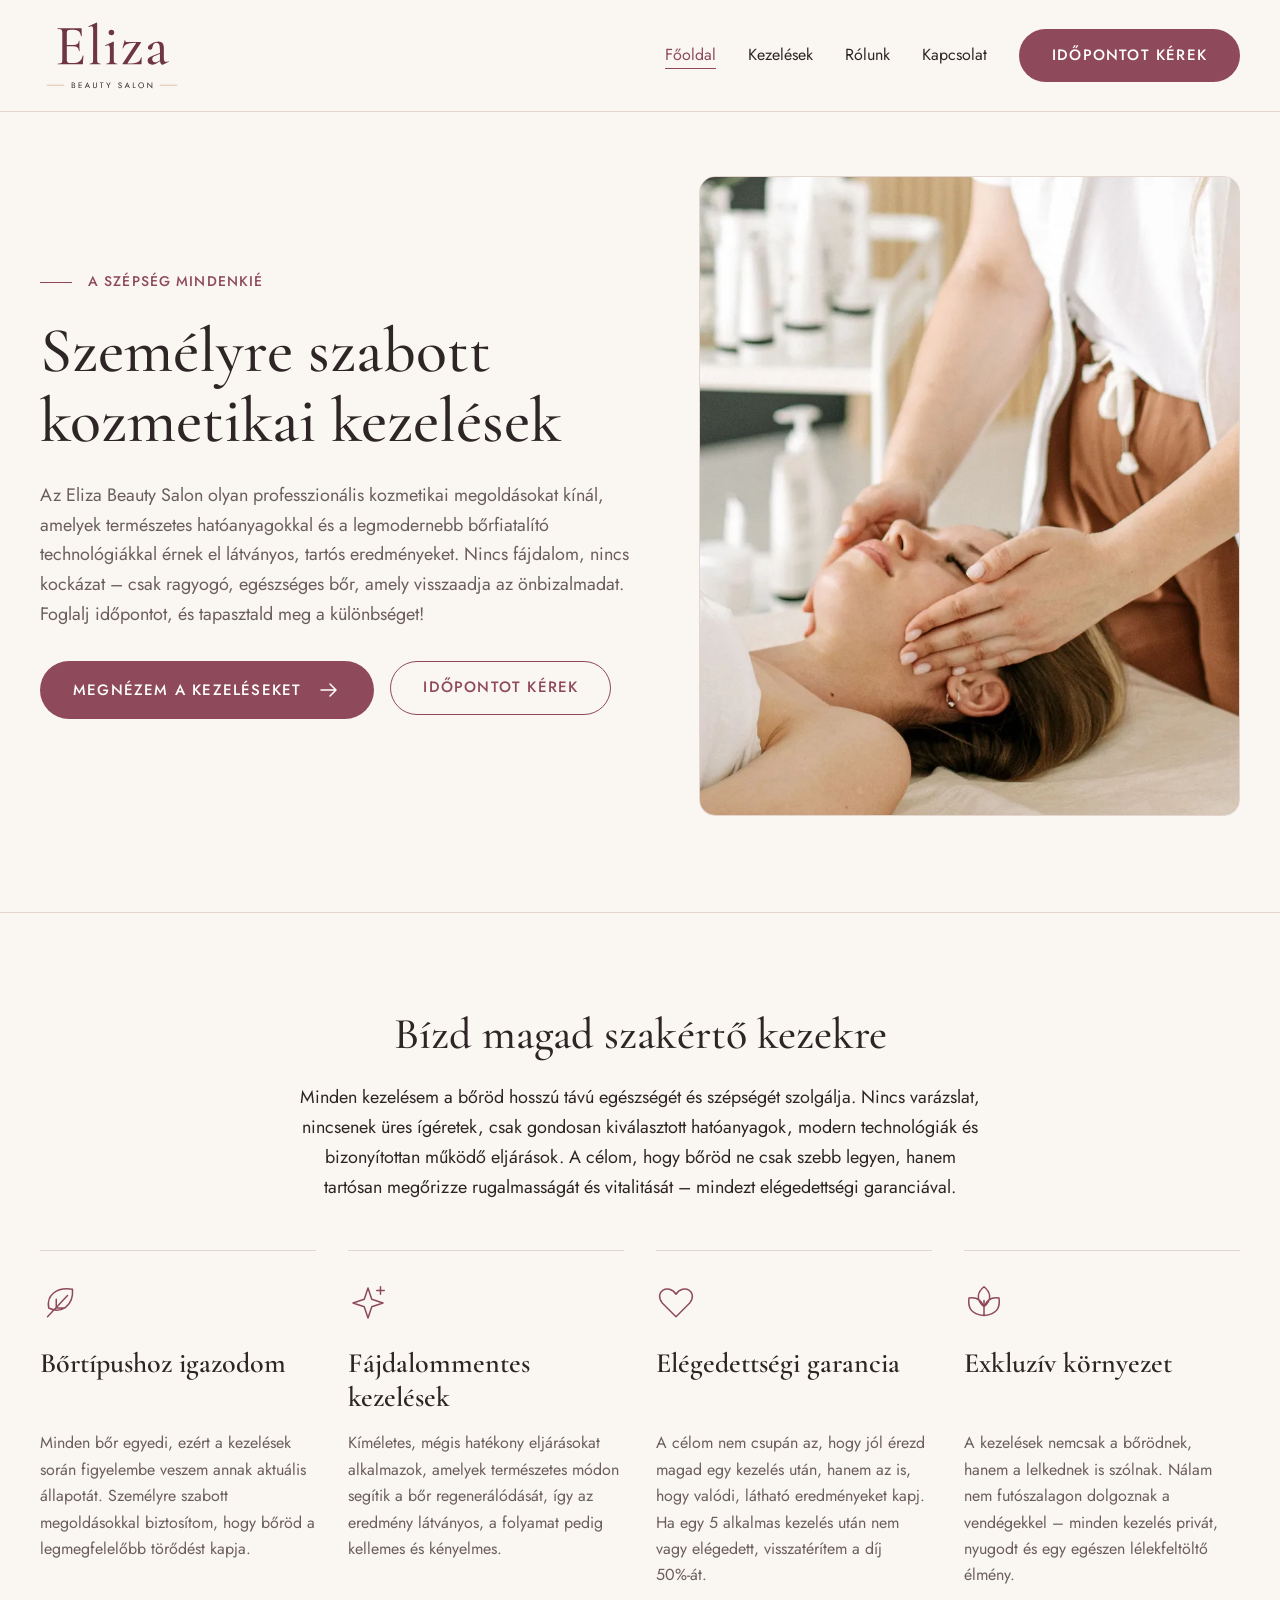
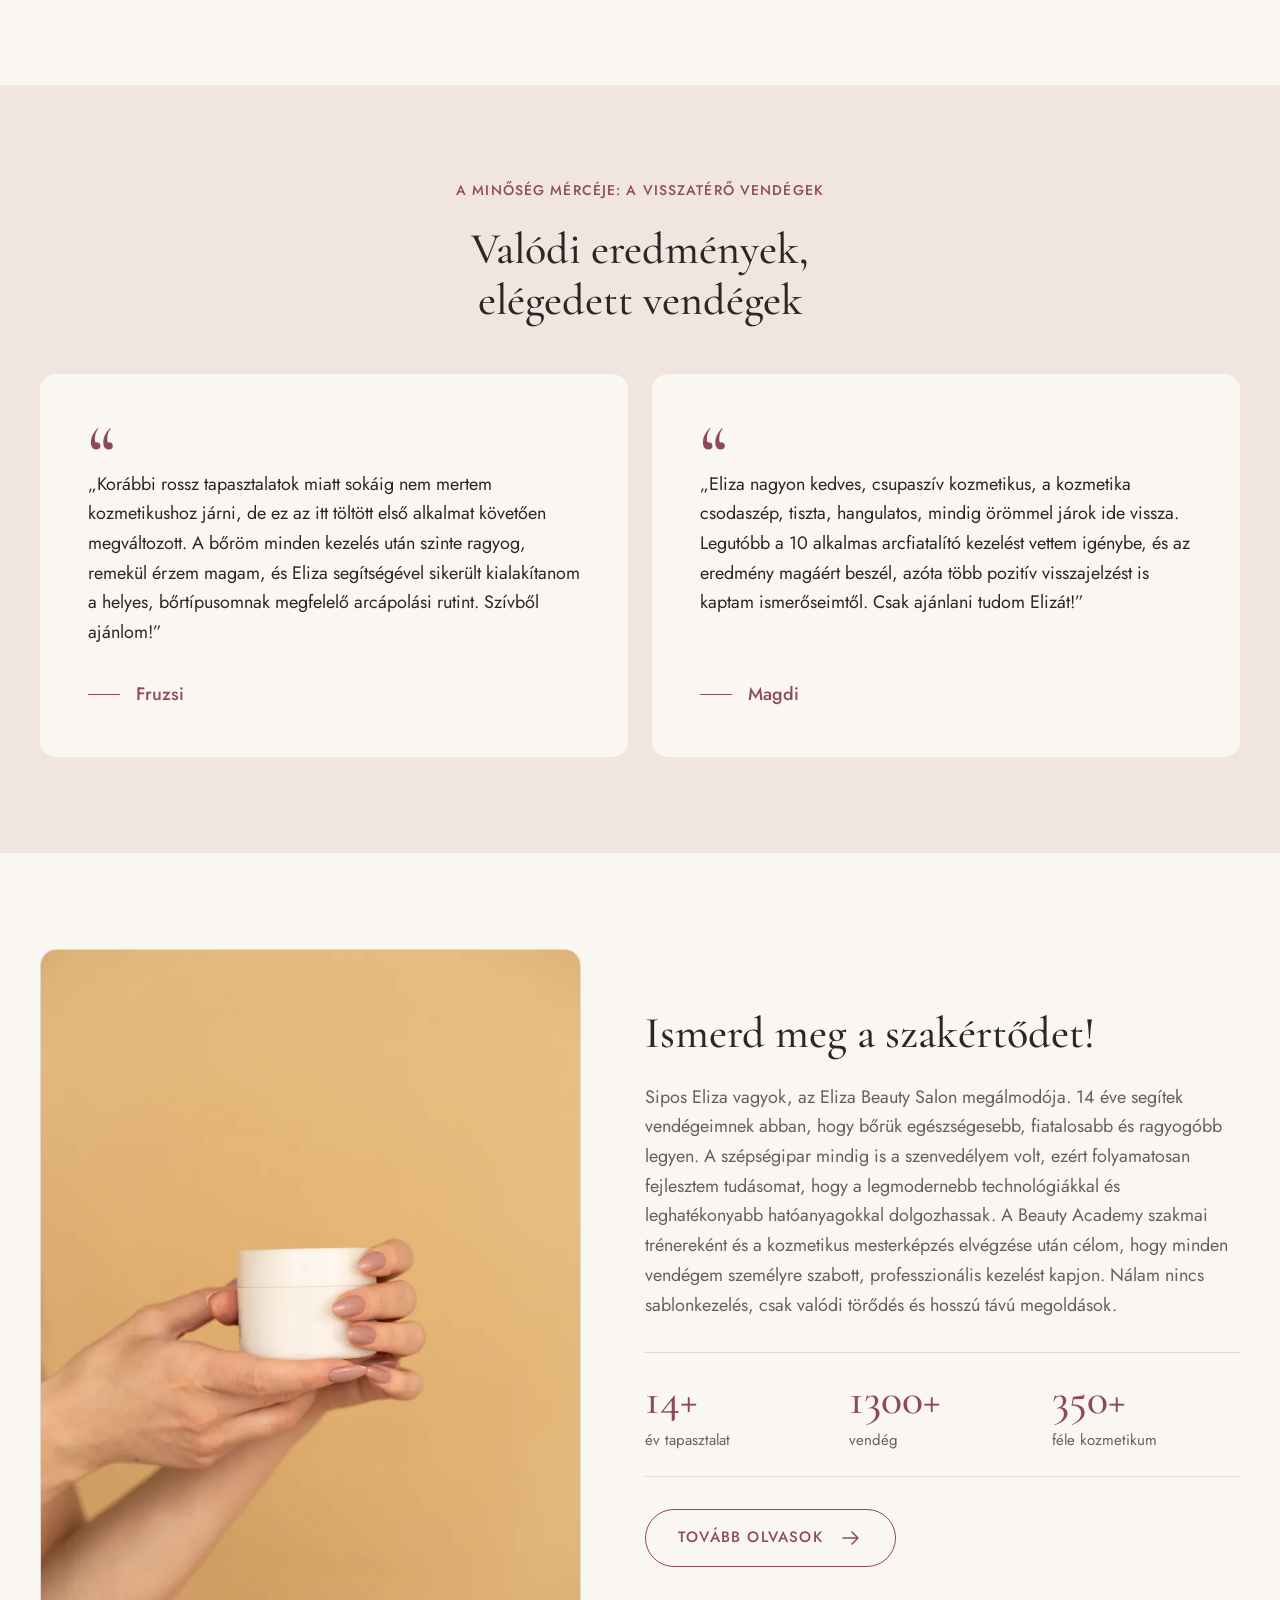
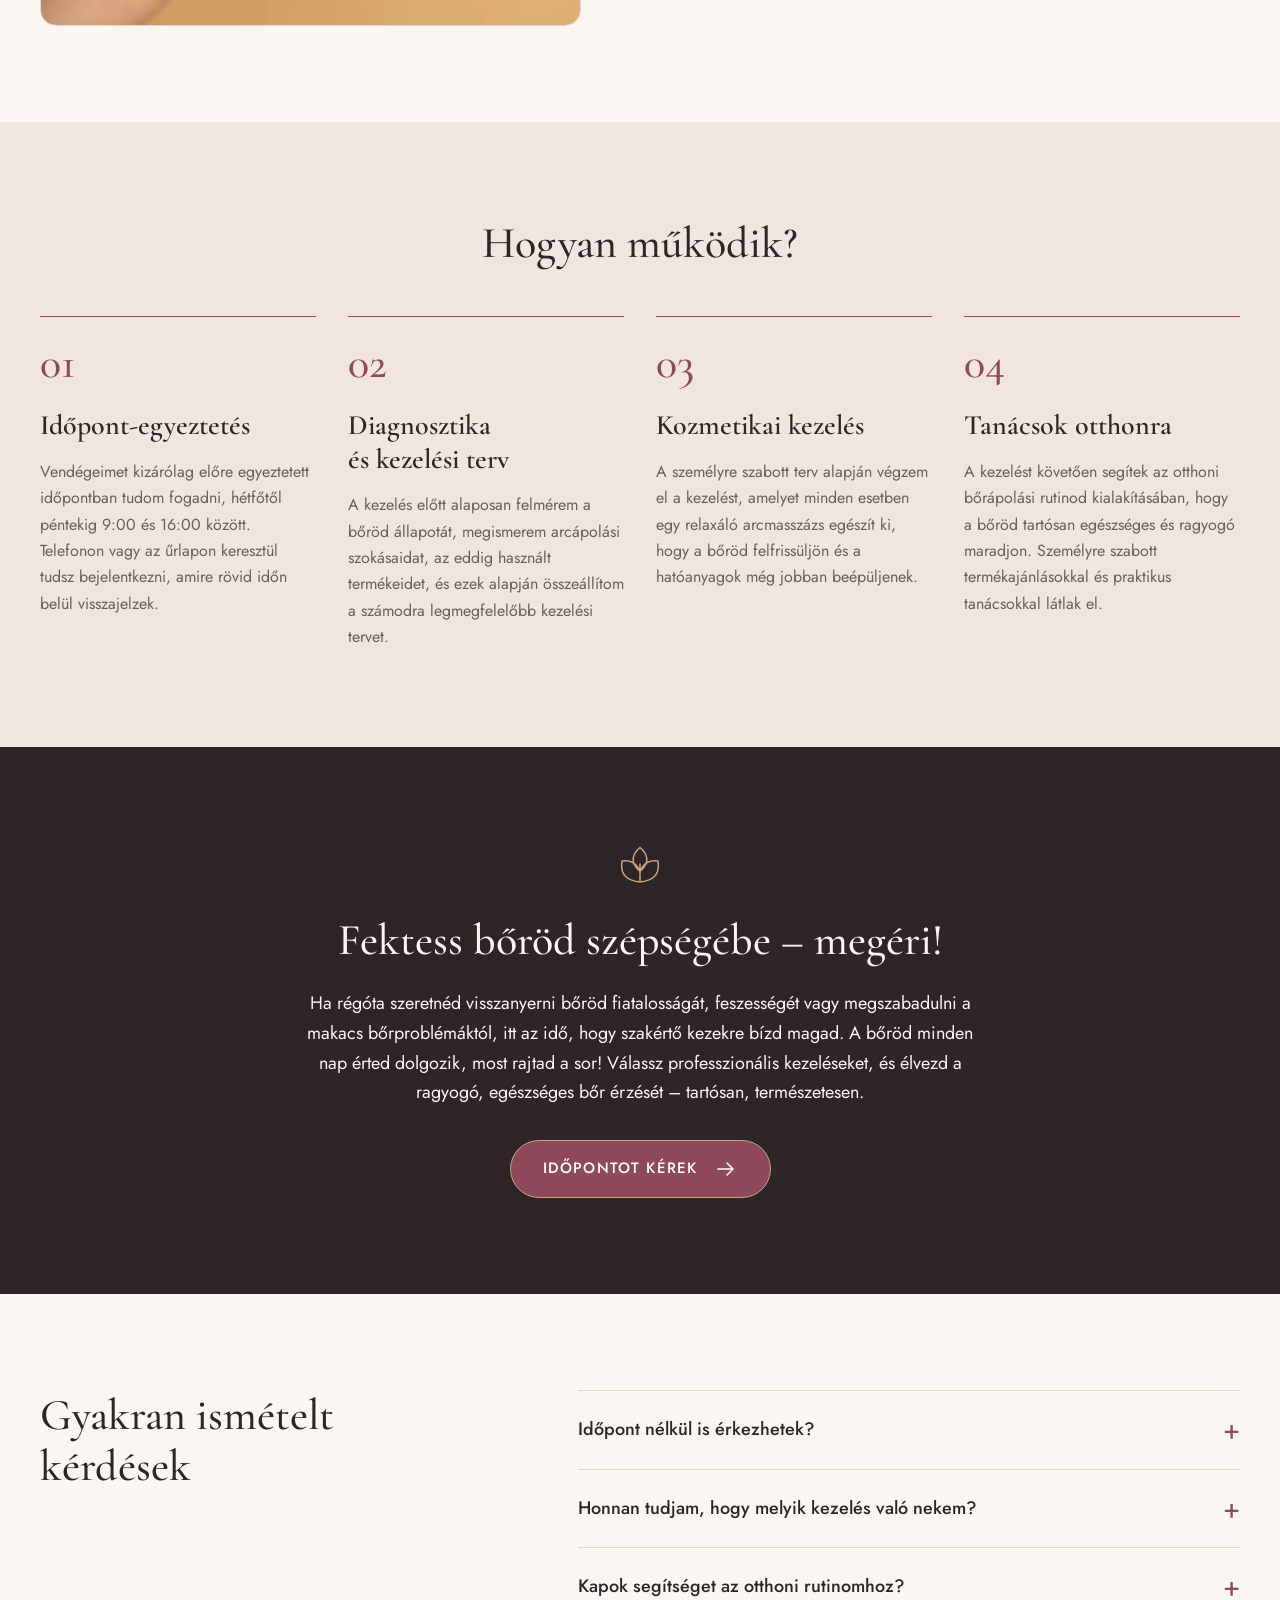
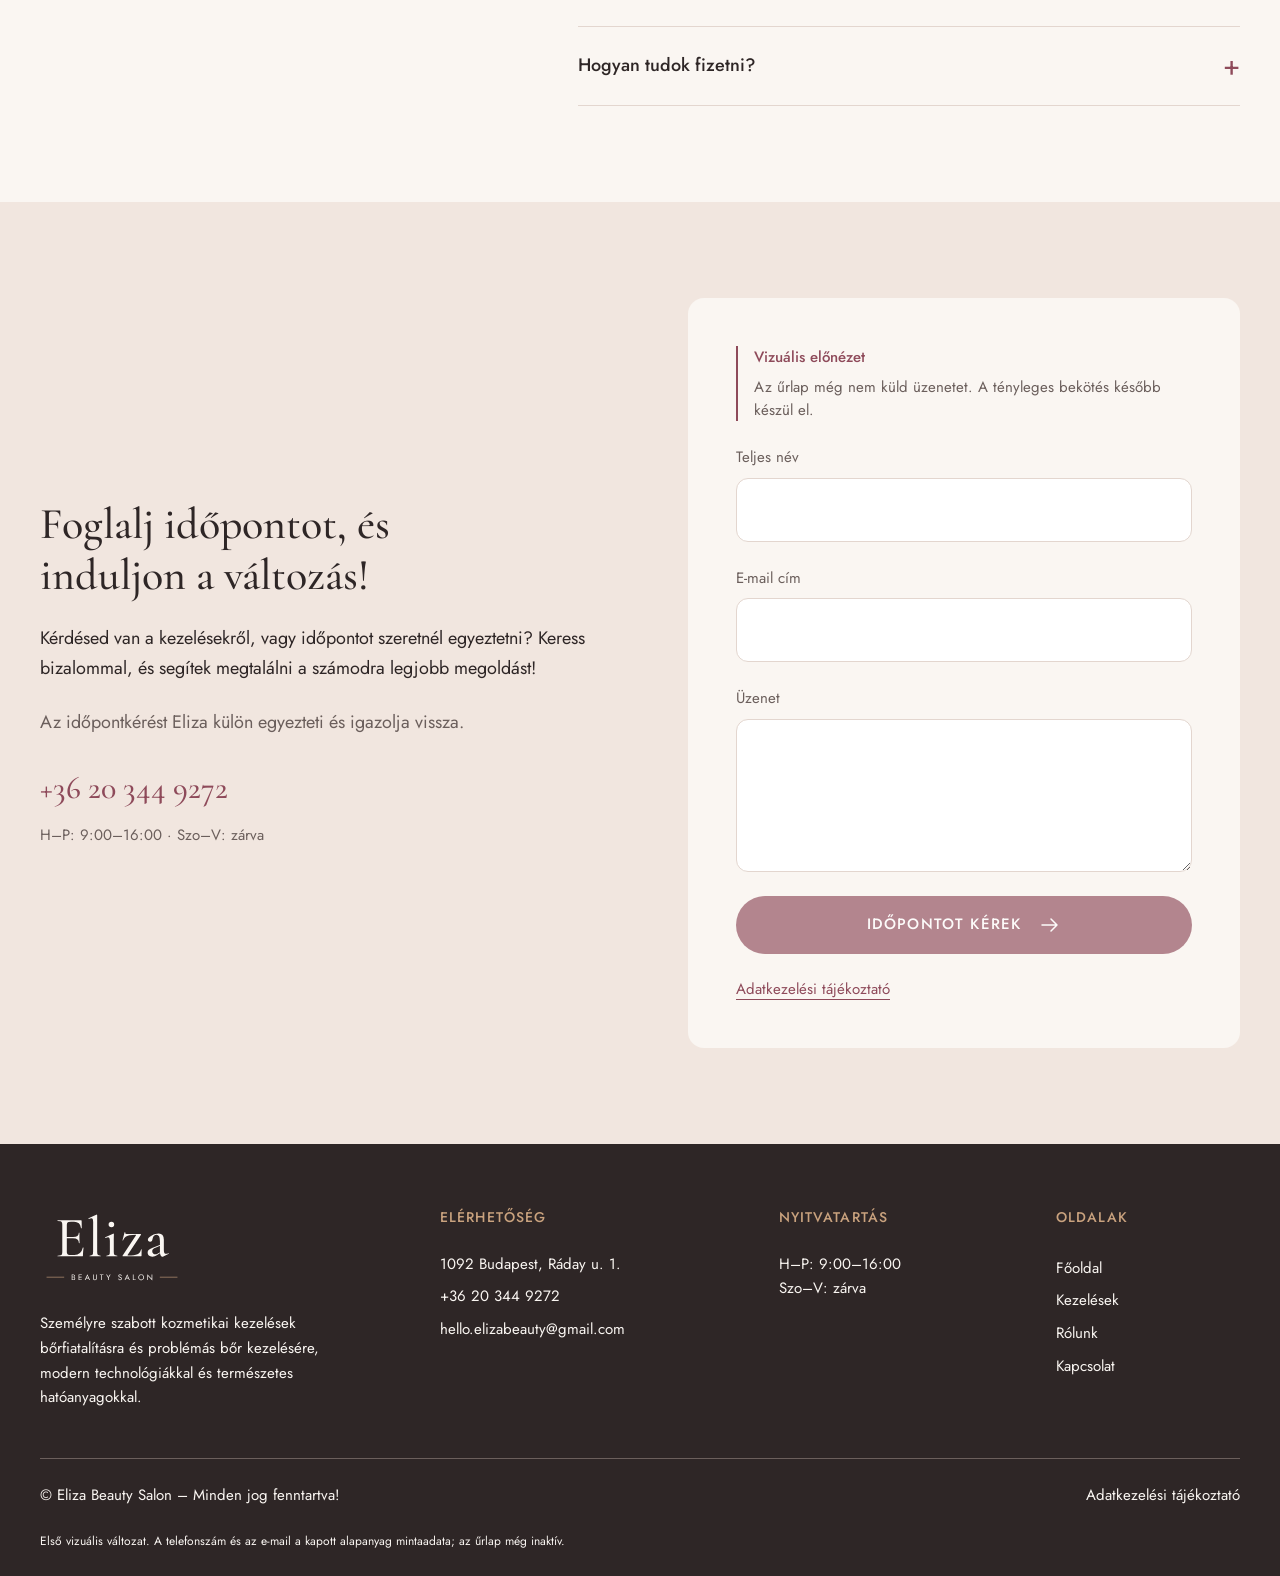
<file: index.html>
<!doctype html>
<html lang="hu">
<head>
  <meta charset="utf-8">
  <meta name="viewport" content="width=device-width, initial-scale=1">
  <meta name="description" content="Eliza Beauty Salon – személyre szabott kozmetikai kezelések bőrfiatalításra és problémás bőr ápolására.">
  <meta name="theme-color" content="#FAF6F2">
  <title>Eliza Beauty Salon – Személyre szabott kozmetikai kezelések</title>
  <link rel="icon" href="logo/favicon.svg" type="image/svg+xml">
  <link rel="alternate icon" href="logo/favicon.png" type="image/png">
  <link rel="stylesheet" href="assets/css/fonts.css">
  <link rel="stylesheet" href="assets/css/styles.css">
  <script src="assets/js/main.js" defer></script>
</head>
<body>
  <a class="skip-link" href="#tartalom">Ugrás a tartalomra</a>

  <svg class="icon-definitions" xmlns="http://www.w3.org/2000/svg" aria-hidden="true">
    <symbol id="icon-arrow" viewBox="0 0 24 24"><path d="M4 12h15m-6-6 6 6-6 6"/></symbol>
    <symbol id="icon-leaf" viewBox="0 0 32 32"><path d="M26 5C13 3 5 10 7 20c10 5 20-2 19-15ZM6 27 22 10M13 20v-7m0 7h7"/></symbol>
    <symbol id="icon-spark" viewBox="0 0 32 32"><path d="m16 4 3 9 9 3-9 3-3 9-3-9-9-3 9-3ZM26 3v6m-3-3h6"/></symbol>
    <symbol id="icon-heart" viewBox="0 0 32 32"><path d="M16 27 5 16C-2 7 10 0 16 9c6-9 18-2 11 7Z"/></symbol>
    <symbol id="icon-flower" viewBox="0 0 32 32"><path d="M16 26C5 25 3 19 4 12c6-1 10 2 12 7 2-5 6-8 12-7 1 7-1 13-12 14Zm0 0V14m0 5C9 13 11 7 16 3c5 4 7 10 0 16Z"/></symbol>
  </svg>

  <header class="site-header">
    <div class="container header-inner">
      <a class="brand" href="./" aria-label="Eliza Beauty Salon – Főoldal">
        <img src="logo/logo.svg" alt="Eliza Beauty Salon" width="376" height="206">
      </a>
      <button class="menu-toggle" type="button" aria-controls="fo-navigacio" aria-expanded="false" hidden>
        <span>Menü</span><span class="menu-lines" aria-hidden="true"></span>
      </button>
      <nav class="main-nav" id="fo-navigacio" aria-label="Fő navigáció">
        <ul>
          <li><a href="./" aria-current="page">Főoldal</a></li>
          <li><a href="kezelesek/">Kezelések</a></li>
          <li><a href="rolunk/">Rólunk</a></li>
          <li><a href="kapcsolat/">Kapcsolat</a></li>
        </ul>
        <a class="button button-primary header-cta" href="#idopontkeres">Időpontot kérek</a>
      </nav>
    </div>
  </header>

  <main id="tartalom" tabindex="-1">
    <section class="hero" aria-labelledby="hero-title">
      <div class="container hero-grid">
        <div class="hero-copy">
          <p class="kicker"><span class="kicker-line" aria-hidden="true"></span>A szépség mindenkié</p>
          <h1 id="hero-title">Személyre szabott kozmetikai kezelések</h1>
          <p>Az Eliza Beauty Salon olyan professzionális kozmetikai megoldásokat kínál, amelyek természetes hatóanyagokkal és a legmodernebb bőrfiatalító technológiákkal érnek el látványos, tartós eredményeket. Nincs fájdalom, nincs kockázat – csak ragyogó, egészséges bőr, amely visszaadja az önbizalmadat. Foglalj időpontot, és tapasztald meg a különbséget!</p>
          <div class="button-group">
            <a class="button button-primary" href="kezelesek/">Megnézem a kezeléseket <svg class="icon" aria-hidden="true"><use href="#icon-arrow"/></svg></a>
            <a class="button button-secondary" href="#idopontkeres">Időpontot kérek</a>
          </div>
        </div>
        <figure class="editorial-image hero-image">
          <picture>
            <source type="image/webp" srcset="assets/images/kozmetikai-arcmasszazs-480.webp 480w, assets/images/kozmetikai-arcmasszazs-800.webp 800w, assets/images/kozmetikai-arcmasszazs-1200.webp 1200w" sizes="(min-width: 1264px) 541px, (min-width: 1024px) calc(47.62vw - 60.95px), (min-width: 768px) calc(47.62vw - 45.71px), calc(100vw - 40px)">
            <img src="assets/images/kozmetikai-arcmasszazs-800.webp" alt="Kozmetikus finom kézmozdulatokkal masszírozza egy csukott szemmel pihenő vendég arcát." width="1200" height="1500" loading="eager" fetchpriority="high" decoding="async">
          </picture>
        </figure>
      </div>
    </section>

    <section class="section benefits-section" aria-labelledby="benefits-title">
      <div class="container">
        <div class="section-heading centered">
          <h2 id="benefits-title">Bízd magad szakértő kezekre</h2>
          <p>Minden kezelésem a bőröd hosszú távú egészségét és szépségét szolgálja. Nincs varázslat, nincsenek üres ígéretek, csak gondosan kiválasztott hatóanyagok, modern technológiák és bizonyítottan működő eljárások. A célom, hogy bőröd ne csak szebb legyen, hanem tartósan megőrizze rugalmasságát és vitalitását – mindezt elégedettségi garanciával.</p>
        </div>
        <div class="benefits-grid">
          <article class="benefit">
            <svg class="feature-icon" aria-hidden="true"><use href="#icon-leaf"/></svg>
            <h3>Bőrtípushoz igazodom</h3>
            <p>Minden bőr egyedi, ezért a kezelések során figyelembe veszem annak aktuális állapotát. Személyre szabott megoldásokkal biztosítom, hogy bőröd a legmegfelelőbb törődést kapja.</p>
          </article>
          <article class="benefit">
            <svg class="feature-icon" aria-hidden="true"><use href="#icon-spark"/></svg>
            <h3>Fájdalommentes kezelések</h3>
            <p>Kíméletes, mégis hatékony eljárásokat alkalmazok, amelyek természetes módon segítik a bőr regenerálódását, így az eredmény látványos, a folyamat pedig kellemes és kényelmes.</p>
          </article>
          <article class="benefit">
            <svg class="feature-icon" aria-hidden="true"><use href="#icon-heart"/></svg>
            <h3>Elégedettségi garancia</h3>
            <p>A célom nem csupán az, hogy jól érezd magad egy kezelés után, hanem az is, hogy valódi, látható eredményeket kapj. Ha egy 5 alkalmas kezelés után nem vagy elégedett, visszatérítem a díj 50%-át.</p>
          </article>
          <article class="benefit">
            <svg class="feature-icon" aria-hidden="true"><use href="#icon-flower"/></svg>
            <h3>Exkluzív környezet</h3>
            <p>A kezelések nemcsak a bőrödnek, hanem a lelkednek is szólnak. Nálam nem futószalagon dolgoznak a vendégekkel – minden kezelés privát, nyugodt és egy egészen lélekfeltöltő élmény.</p>
          </article>
        </div>
      </div>
    </section>

    <section class="section testimonials-section" aria-labelledby="testimonials-title">
      <div class="container">
        <div class="section-heading centered">
          <p class="kicker">A minőség mércéje: a visszatérő vendégek</p>
          <h2 id="testimonials-title">Valódi eredmények,<br>elégedett vendégek</h2>
        </div>
        <div class="testimonials-grid">
          <figure class="testimonial">
            <span class="quote-mark" aria-hidden="true">“</span>
            <blockquote><p>„Korábbi rossz tapasztalatok miatt sokáig nem mertem kozmetikushoz járni, de ez az itt töltött első alkalmat követően megváltozott. A bőröm minden kezelés után szinte ragyog, remekül érzem magam, és Eliza segítségével sikerült kialakítanom a helyes, bőrtípusomnak megfelelő arcápolási rutint. Szívből ajánlom!”</p></blockquote>
            <figcaption><span class="author-line" aria-hidden="true"></span>Fruzsi</figcaption>
          </figure>
          <figure class="testimonial">
            <span class="quote-mark" aria-hidden="true">“</span>
            <blockquote><p>„Eliza nagyon kedves, csupaszív kozmetikus, a kozmetika csodaszép, tiszta, hangulatos, mindig örömmel járok ide vissza. Legutóbb a 10 alkalmas arcfiatalító kezelést vettem igénybe, és az eredmény magáért beszél, azóta több pozitív visszajelzést is kaptam ismerőseimtől. Csak ajánlani tudom Elizát!”</p></blockquote>
            <figcaption><span class="author-line" aria-hidden="true"></span>Magdi</figcaption>
          </figure>
        </div>
      </div>
    </section>

    <section class="section about-section" aria-labelledby="about-title">
      <div class="container about-grid">
        <figure class="editorial-image about-image">
          <picture>
            <source type="image/webp" srcset="assets/images/borapolo-krem-480.webp 480w, assets/images/borapolo-krem-800.webp 800w, assets/images/borapolo-krem-1200.webp 1200w" sizes="(min-width: 1264px) 541px, (min-width: 1024px) calc(47.62vw - 60.95px), (min-width: 768px) calc(45vw - 43.2px), calc(100vw - 40px)">
            <img src="assets/images/borapolo-krem-800.webp" alt="Két kéz egy fehér bőrápoló krémtégelyt tart meleg bézs háttér előtt." width="1200" height="1500" loading="lazy" decoding="async">
          </picture>
        </figure>
        <div class="about-copy">
          <h2 id="about-title">Ismerd meg a szakértődet!</h2>
          <p>Sipos Eliza vagyok, az Eliza Beauty Salon megálmodója. 14 éve segítek vendégeimnek abban, hogy bőrük egészségesebb, fiatalosabb és ragyogóbb legyen. A szépségipar mindig is a szenvedélyem volt, ezért folyamatosan fejlesztem tudásomat, hogy a legmodernebb technológiákkal és leghatékonyabb hatóanyagokkal dolgozhassak. A Beauty Academy szakmai trénereként és a kozmetikus mesterképzés elvégzése után célom, hogy minden vendégem személyre szabott, professzionális kezelést kapjon. Nálam nincs sablonkezelés, csak valódi törődés és hosszú távú megoldások.</p>
          <dl class="stats">
            <div><dt>év tapasztalat</dt><dd>14+</dd></div>
            <div><dt>vendég</dt><dd>1300+</dd></div>
            <div><dt>féle kozmetikum</dt><dd>350+</dd></div>
          </dl>
          <a class="button button-secondary" href="rolunk/">Tovább olvasok <svg class="icon" aria-hidden="true"><use href="#icon-arrow"/></svg></a>
        </div>
      </div>
    </section>

    <section class="section process-section" aria-labelledby="process-title">
      <div class="container">
        <div class="section-heading centered"><h2 id="process-title">Hogyan működik?</h2></div>
        <ol class="process-grid">
          <li><span class="step-number" aria-hidden="true">01</span><h3>Időpont-egyeztetés</h3><p>Vendégeimet kizárólag előre egyeztetett időpontban tudom fogadni, hétfőtől péntekig 9:00 és 16:00 között. Telefonon vagy az űrlapon keresztül tudsz bejelentkezni, amire rövid időn belül visszajelzek.</p></li>
          <li><span class="step-number" aria-hidden="true">02</span><h3>Diagnosztika és kezelési terv</h3><p>A kezelés előtt alaposan felmérem a bőröd állapotát, megismerem arcápolási szokásaidat, az eddig használt termékeidet, és ezek alapján összeállítom a számodra legmegfelelőbb kezelési tervet.</p></li>
          <li><span class="step-number" aria-hidden="true">03</span><h3>Kozmetikai kezelés</h3><p>A személyre szabott terv alapján végzem el a kezelést, amelyet minden esetben egy relaxáló arcmasszázs egészít ki, hogy a bőröd felfrissüljön és a hatóanyagok még jobban beépüljenek.</p></li>
          <li><span class="step-number" aria-hidden="true">04</span><h3>Tanácsok otthonra</h3><p>A kezelést követően segítek az otthoni bőrápolási rutinod kialakításában, hogy a bőröd tartósan egészséges és ragyogó maradjon. Személyre szabott termékajánlásokkal és praktikus tanácsokkal látlak el.</p></li>
        </ol>
      </div>
    </section>

    <section class="section callout-section" aria-labelledby="callout-title">
      <div class="container callout-inner">
        <svg class="callout-flower" aria-hidden="true"><use href="#icon-flower"/></svg>
        <h2 id="callout-title">Fektess bőröd szépségébe – megéri!</h2>
        <p>Ha régóta szeretnéd visszanyerni bőröd fiatalosságát, feszességét vagy megszabadulni a makacs bőrproblémáktól, itt az idő, hogy szakértő kezekre bízd magad. A bőröd minden nap érted dolgozik, most rajtad a sor! Válassz professzionális kezeléseket, és élvezd a ragyogó, egészséges bőr érzését – tartósan, természetesen.</p>
        <a class="button button-primary" href="#idopontkeres">Időpontot kérek <svg class="icon" aria-hidden="true"><use href="#icon-arrow"/></svg></a>
      </div>
    </section>

    <section class="section faq-section" aria-labelledby="faq-title">
      <div class="container faq-grid">
        <h2 id="faq-title">Gyakran ismételt kérdések</h2>
        <div class="faq-list">
          <details><summary>Időpont nélkül is érkezhetek?</summary><div class="faq-answer"><p>Nem, a kozmetikámban kizárólag időpontra fogadok vendégeket.</p></div></details>
          <details><summary>Honnan tudjam, hogy melyik kezelés való nekem?</summary><div class="faq-answer"><p>Az első találkozás alkalmával a kezelés előtt diagnosztizálom a bőrödet, és felvázolom a kezelési tervet.</p></div></details>
          <details><summary>Kapok segítséget az otthoni rutinomhoz?</summary><div class="faq-answer"><p>Igen, természetesen! Az első alkalmat követően elmondom, hogy mire figyelj a mindennapokban, milyen termékeket használj, hogy a bőröd a lehető legjobb törődést kapja.</p></div></details>
          <details><summary>Hogyan tudok fizetni?</summary><div class="faq-answer"><p>Bankkártyával és készpénzzel is fizethetsz a szalonban.</p></div></details>
        </div>
      </div>
    </section>

    <section class="section contact-section" id="idopontkeres" tabindex="-1" aria-labelledby="contact-title">
      <div class="container contact-grid">
        <div class="contact-copy">
          <h2 id="contact-title">Foglalj időpontot, és induljon a változás!</h2>
          <p>Kérdésed van a kezelésekről, vagy időpontot szeretnél egyeztetni? Keress bizalommal, és segítek megtalálni a számodra legjobb megoldást!</p>
          <p class="confirmation-note">Az időpontkérést Eliza külön egyezteti és igazolja vissza.</p>
          <a class="contact-phone" href="tel:+36203449272">+36 20 344 9272</a>
          <p class="small-text">H–P: 9:00–16:00 · Szo–V: zárva</p>
        </div>
        <div class="form-card">
          <p class="preview-note" id="form-preview-note"><strong>Vizuális előnézet</strong>Az űrlap még nem küld üzenetet. A tényleges bekötés később készül el.</p>
          <form aria-label="Időpontkérő űrlap – inaktív előnézet" aria-describedby="form-preview-note" data-preview-form>
            <fieldset disabled>
              <legend class="sr-only">Időpontkérés – a mezők ebben az előnézetben inaktívak</legend>
              <label for="full-name">Teljes név</label>
              <input id="full-name" type="text" autocomplete="name">
              <label for="email">E-mail cím</label>
              <input id="email" type="email" autocomplete="email">
              <label for="message">Üzenet</label>
              <textarea id="message" rows="4"></textarea>
              <button class="button button-primary" type="submit" disabled>Időpontot kérek <svg class="icon" aria-hidden="true"><use href="#icon-arrow"/></svg></button>
            </fieldset>
          </form>
          <p class="small-text privacy-note"><a href="adatkezeles/">Adatkezelési tájékoztató</a></p>
        </div>
      </div>
    </section>
  </main>

  <footer class="site-footer">
    <div class="container footer-grid">
      <div class="footer-brand">
        <a href="./" aria-label="Eliza Beauty Salon – Főoldal"><img src="logo/logo-feher.svg" alt="Eliza Beauty Salon" width="376" height="206" loading="lazy"></a>
        <p>Személyre szabott kozmetikai kezelések bőrfiatalításra és problémás bőr kezelésére, modern technológiákkal és természetes hatóanyagokkal.</p>
      </div>
      <div><h2 class="footer-heading">Elérhetőség</h2><address><p>1092 Budapest, Ráday u. 1.</p><p><a href="tel:+36203449272">+36 20 344 9272</a></p><p><a href="mailto:hello.elizabeauty@gmail.com">hello.elizabeauty@gmail.com</a></p></address></div>
      <div><h2 class="footer-heading">Nyitvatartás</h2><p>H–P: 9:00–16:00<br>Szo–V: zárva</p></div>
      <nav aria-label="Lábléc navigáció"><h2 class="footer-heading">Oldalak</h2><ul><li><a href="./" aria-current="page">Főoldal</a></li><li><a href="kezelesek/">Kezelések</a></li><li><a href="rolunk/">Rólunk</a></li><li><a href="kapcsolat/">Kapcsolat</a></li></ul></nav>
    </div>
    <div class="container footer-bottom"><p>© Eliza Beauty Salon – Minden jog fenntartva!</p><a href="adatkezeles/">Adatkezelési tájékoztató</a></div>
    <p class="container preview-footer-note">Első vizuális változat. A telefonszám és az e-mail a kapott alapanyag mintaadata; az űrlap még inaktív.</p>
  </footer>

</body>
</html>
</file>
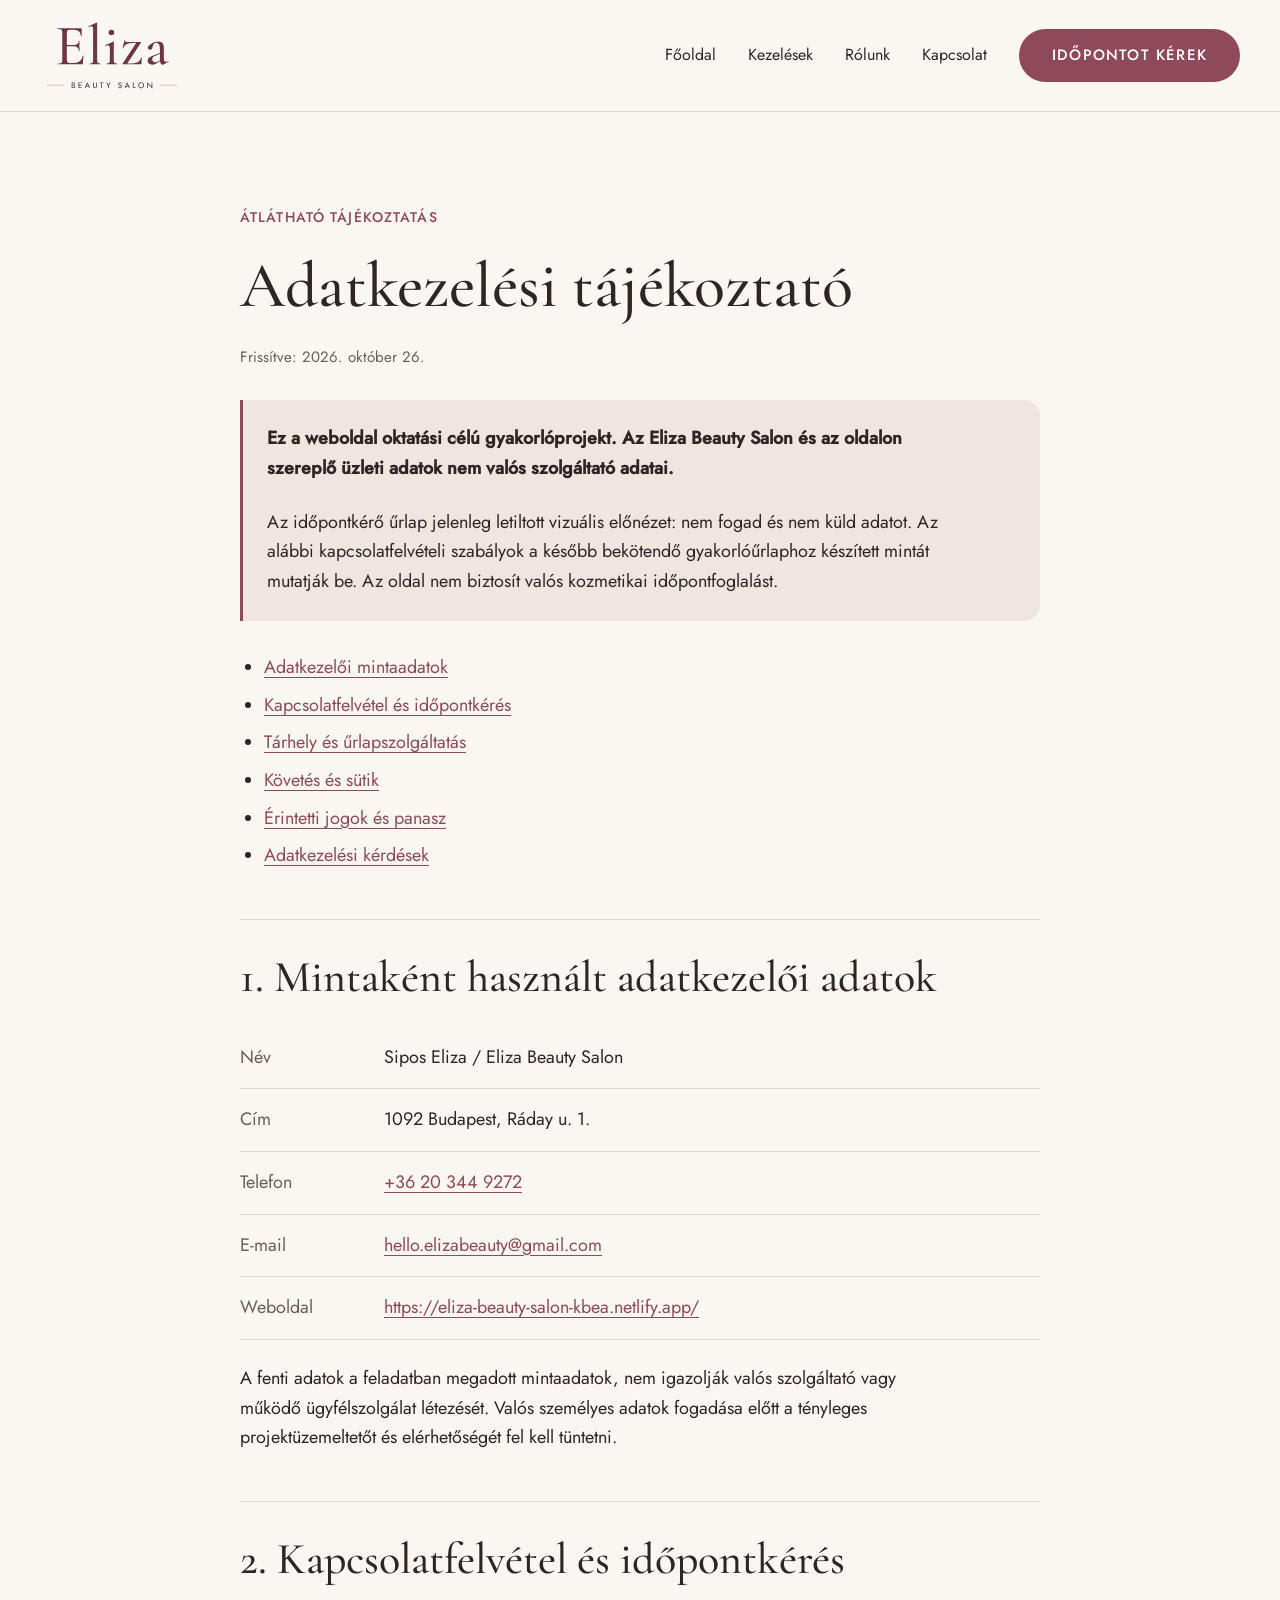
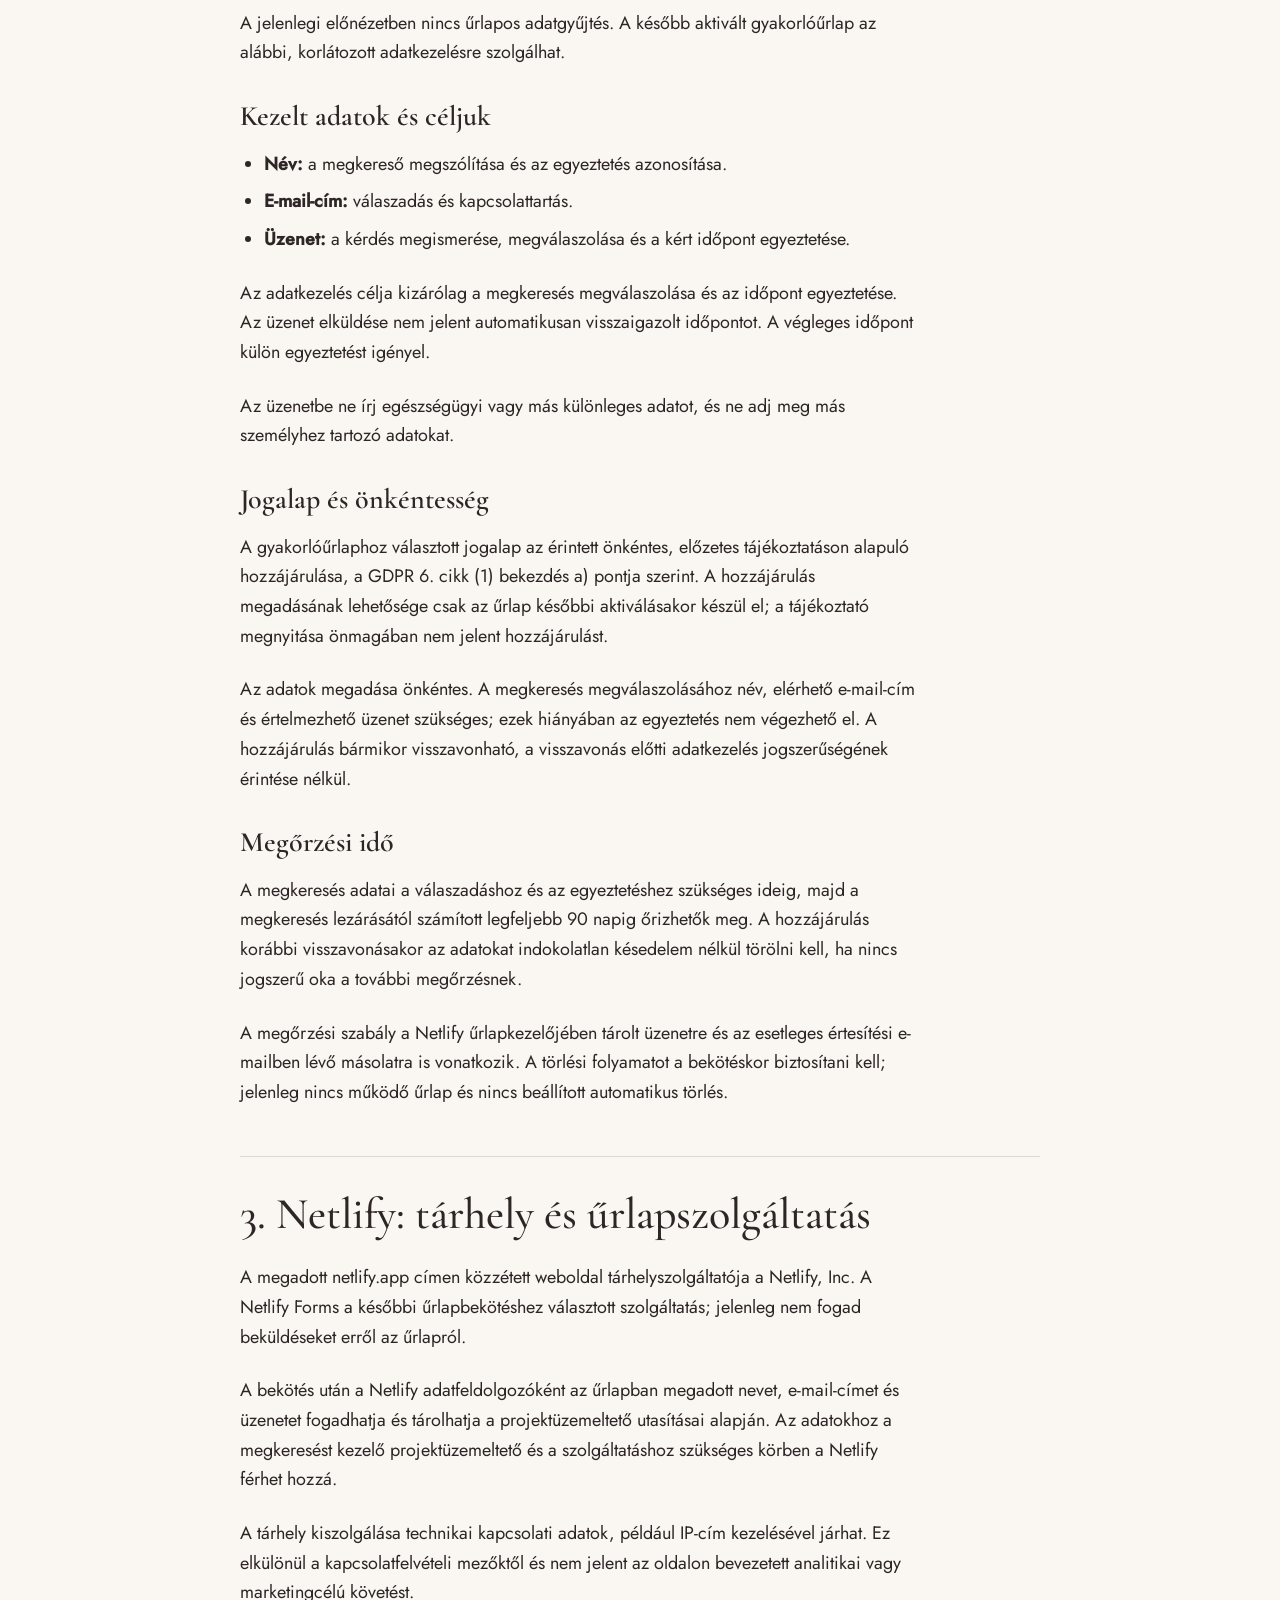
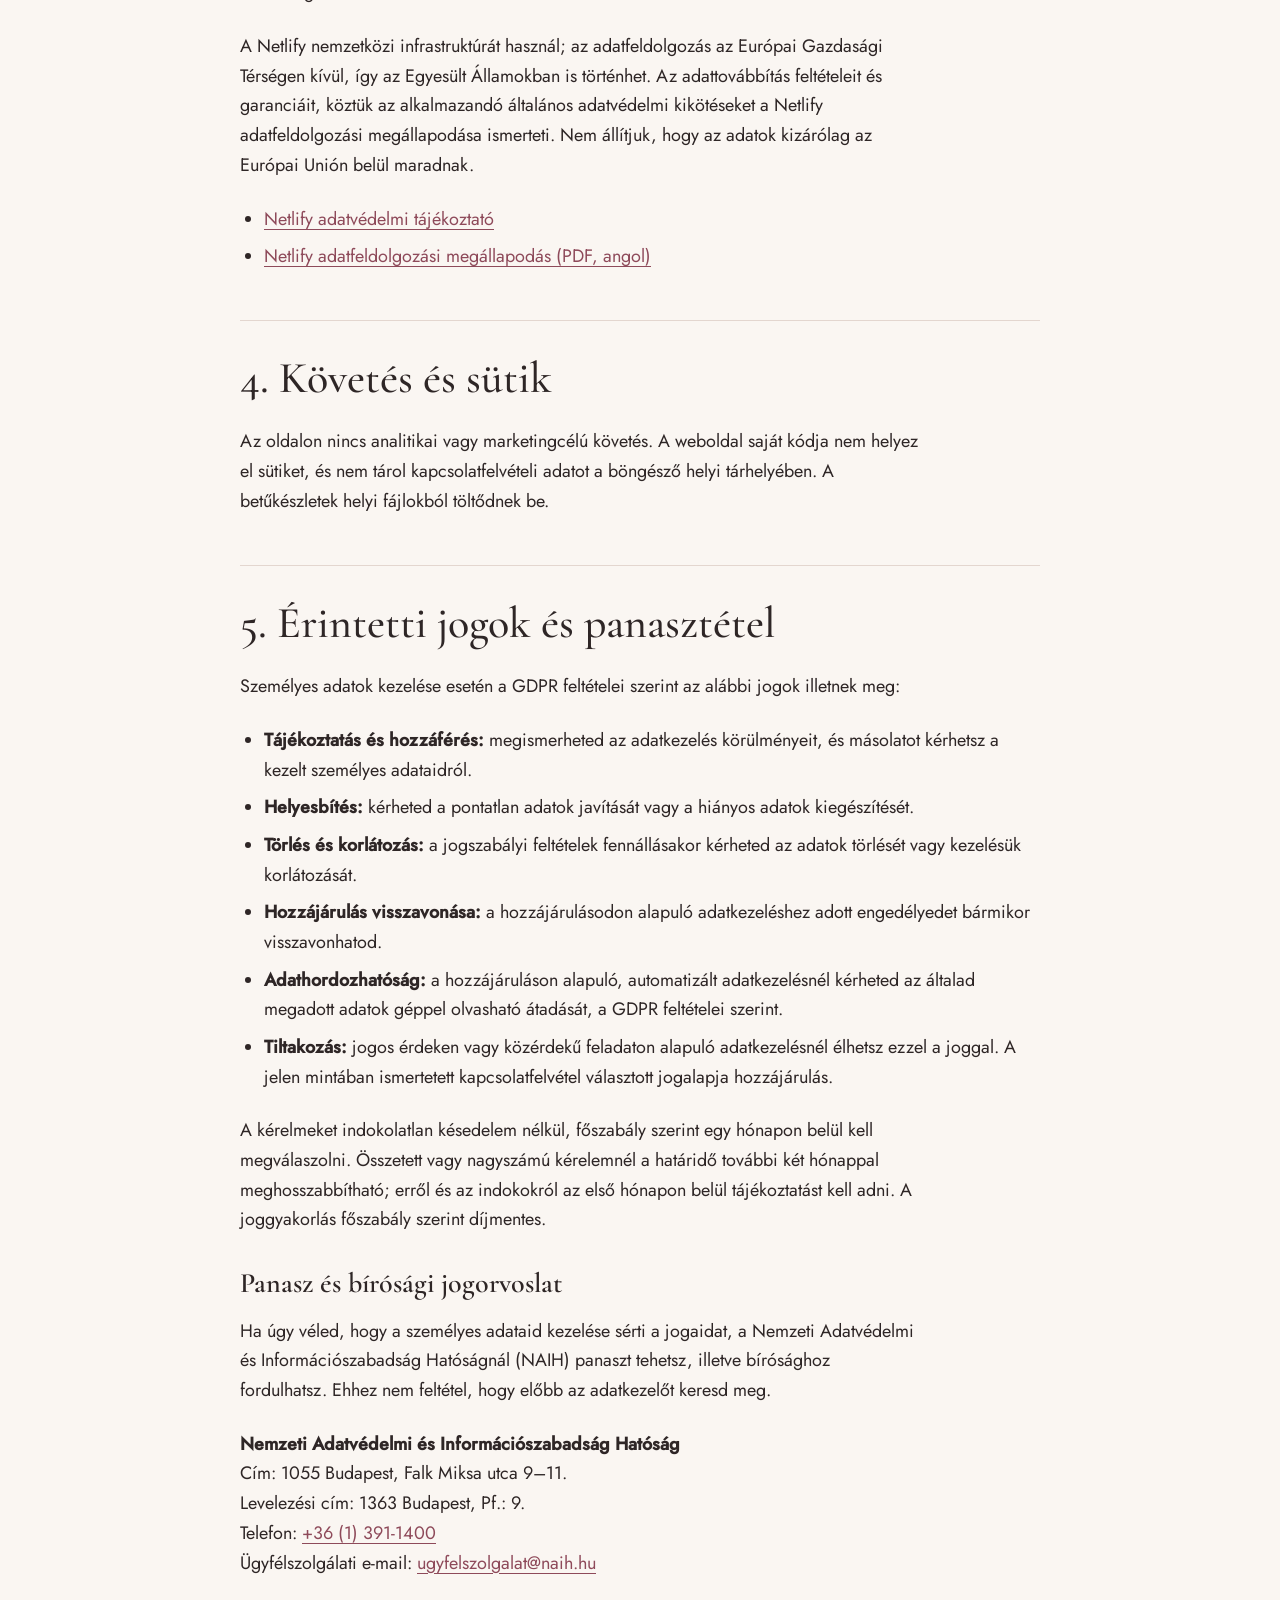
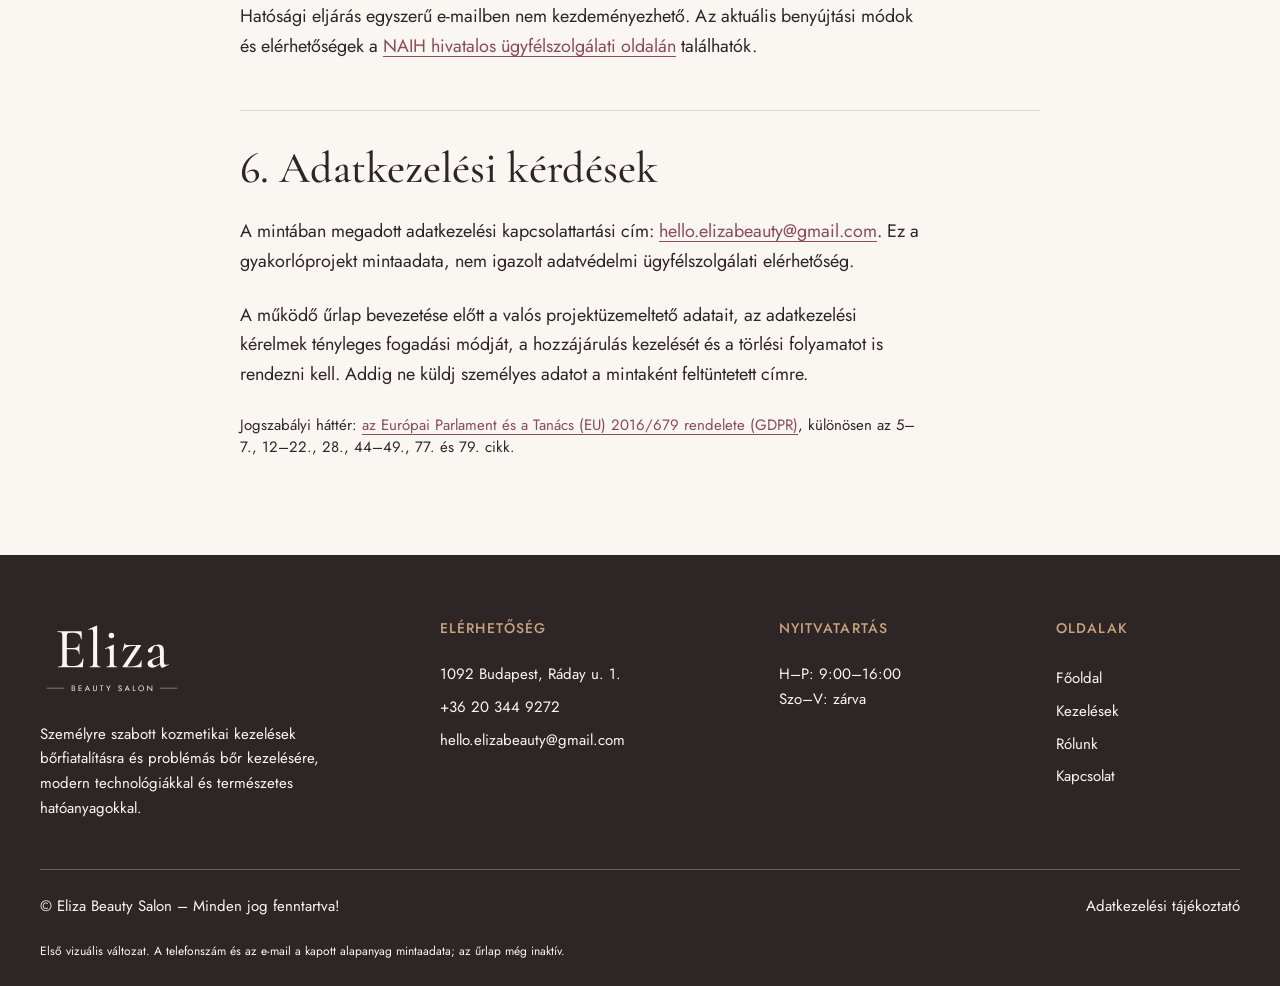
<file: adatkezeles/index.html>
<!doctype html>
<html lang="hu">
<head>
  <meta charset="utf-8">
  <meta name="viewport" content="width=device-width, initial-scale=1">
  <meta name="description" content="Az Eliza Beauty Salon oktatási gyakorlóprojekt adatkezelési tájékoztatója: kapcsolatfelvétel, időpontkérés, Netlify és érintetti jogok.">
  <meta name="theme-color" content="#FAF6F2">
  <title>Adatkezelési tájékoztató – Eliza Beauty Salon</title>
  <link rel="icon" href="../logo/favicon.svg" type="image/svg+xml">
  <link rel="alternate icon" href="../logo/favicon.png" type="image/png">
  <link rel="stylesheet" href="../assets/css/fonts.css">
  <link rel="stylesheet" href="../assets/css/styles.css">
  <script src="../assets/js/main.js" defer></script>
</head>
<body>
  <a class="skip-link" href="#tartalom">Ugrás a tartalomra</a>

  <svg class="icon-definitions" xmlns="http://www.w3.org/2000/svg" aria-hidden="true">
    <symbol id="icon-arrow" viewBox="0 0 24 24"><path d="M4 12h15m-6-6 6 6-6 6"/></symbol>
    <symbol id="icon-leaf" viewBox="0 0 32 32"><path d="M26 5C13 3 5 10 7 20c10 5 20-2 19-15ZM6 27 22 10M13 20v-7m0 7h7"/></symbol>
    <symbol id="icon-spark" viewBox="0 0 32 32"><path d="m16 4 3 9 9 3-9 3-3 9-3-9-9-3 9-3ZM26 3v6m-3-3h6"/></symbol>
    <symbol id="icon-heart" viewBox="0 0 32 32"><path d="M16 27 5 16C-2 7 10 0 16 9c6-9 18-2 11 7Z"/></symbol>
    <symbol id="icon-flower" viewBox="0 0 32 32"><path d="M16 26C5 25 3 19 4 12c6-1 10 2 12 7 2-5 6-8 12-7 1 7-1 13-12 14Zm0 0V14m0 5C9 13 11 7 16 3c5 4 7 10 0 16Z"/></symbol>
  </svg>

  <header class="site-header">
    <div class="container header-inner">
      <a class="brand" href="../" aria-label="Eliza Beauty Salon – Főoldal">
        <img src="../logo/logo.svg" alt="Eliza Beauty Salon" width="376" height="206">
      </a>
      <button class="menu-toggle" type="button" aria-controls="fo-navigacio" aria-expanded="false" hidden>
        <span>Menü</span><span class="menu-lines" aria-hidden="true"></span>
      </button>
      <nav class="main-nav" id="fo-navigacio" aria-label="Fő navigáció">
        <ul>
          <li><a href="../">Főoldal</a></li>
          <li><a href="../kezelesek/">Kezelések</a></li>
          <li><a href="../rolunk/">Rólunk</a></li>
          <li><a href="../kapcsolat/">Kapcsolat</a></li>
        </ul>
        <a class="button button-primary header-cta" href="../kapcsolat/#idopontkeres">Időpontot kérek</a>
      </nav>
    </div>
  </header>

  <main id="tartalom" tabindex="-1">
    <article class="section privacy-page" aria-labelledby="privacy-title">
      <div class="container privacy-content">
        <header class="privacy-heading">
          <p class="kicker">Átlátható tájékoztatás</p>
          <h1 id="privacy-title">Adatkezelési tájékoztató</h1>
          <p class="small-text">Frissítve: <time datetime="2026-10-26">2026. október 26.</time></p>
        </header>
        <div class="privacy-project-note">
          <p><strong>Ez a weboldal oktatási célú gyakorlóprojekt. Az Eliza Beauty Salon és az oldalon szereplő üzleti adatok nem valós szolgáltató adatai.</strong></p>
          <p>Az időpontkérő űrlap jelenleg letiltott vizuális előnézet: nem fogad és nem küld adatot. Az alábbi kapcsolatfelvételi szabályok a később bekötendő gyakorlóűrlaphoz készített mintát mutatják be. Az oldal nem biztosít valós kozmetikai időpontfoglalást.</p>
        </div>
        <nav class="privacy-contents" aria-label="A tájékoztató tartalma">
          <ul>
            <li><a href="#adatkezelo">Adatkezelői mintaadatok</a></li>
            <li><a href="#kapcsolatfelvetel">Kapcsolatfelvétel és időpontkérés</a></li>
            <li><a href="#netlify">Tárhely és űrlapszolgáltatás</a></li>
            <li><a href="#kovetes">Követés és sütik</a></li>
            <li><a href="#jogok">Érintetti jogok és panasz</a></li>
            <li><a href="#adatvedelmi-kapcsolat">Adatkezelési kérdések</a></li>
          </ul>
        </nav>
        <section id="adatkezelo" tabindex="-1" aria-labelledby="controller-title">
          <h2 id="controller-title">1. Mintaként használt adatkezelői adatok</h2>
          <dl class="privacy-data">
            <div><dt>Név</dt><dd>Sipos Eliza / Eliza Beauty Salon</dd></div>
            <div><dt>Cím</dt><dd>1092 Budapest, Ráday u. 1.</dd></div>
            <div><dt>Telefon</dt><dd><a href="tel:+36203449272">+36 20 344 9272</a></dd></div>
            <div><dt>E-mail</dt><dd><a href="mailto:hello.elizabeauty@gmail.com">hello.elizabeauty@gmail.com</a></dd></div>
            <div><dt>Weboldal</dt><dd><a href="https://eliza-beauty-salon-kbea.netlify.app/">https://eliza-beauty-salon-kbea.netlify.app/</a></dd></div>
          </dl>
          <p>A fenti adatok a feladatban megadott mintaadatok, nem igazolják valós szolgáltató vagy működő ügyfélszolgálat létezését. Valós személyes adatok fogadása előtt a tényleges projektüzemeltetőt és elérhetőségét fel kell tüntetni.</p>
        </section>
        <section id="kapcsolatfelvetel" tabindex="-1" aria-labelledby="processing-title">
          <h2 id="processing-title">2. Kapcsolatfelvétel és időpontkérés</h2>
          <p>A jelenlegi előnézetben nincs űrlapos adatgyűjtés. A később aktivált gyakorlóűrlap az alábbi, korlátozott adatkezelésre szolgálhat.</p>
          <h3>Kezelt adatok és céljuk</h3>
          <ul>
            <li><strong>Név:</strong> a megkereső megszólítása és az egyeztetés azonosítása.</li>
            <li><strong>E-mail-cím:</strong> válaszadás és kapcsolattartás.</li>
            <li><strong>Üzenet:</strong> a kérdés megismerése, megválaszolása és a kért időpont egyeztetése.</li>
          </ul>
          <p>Az adatkezelés célja kizárólag a megkeresés megválaszolása és az időpont egyeztetése. Az üzenet elküldése nem jelent automatikusan visszaigazolt időpontot. A végleges időpont külön egyeztetést igényel.</p>
          <p>Az üzenetbe ne írj egészségügyi vagy más különleges adatot, és ne adj meg más személyhez tartozó adatokat.</p>
          <h3>Jogalap és önkéntesség</h3>
          <p>A gyakorlóűrlaphoz választott jogalap az érintett önkéntes, előzetes tájékoztatáson alapuló hozzájárulása, a GDPR 6. cikk (1) bekezdés a) pontja szerint. A hozzájárulás megadásának lehetősége csak az űrlap későbbi aktiválásakor készül el; a tájékoztató megnyitása önmagában nem jelent hozzájárulást.</p>
          <p>Az adatok megadása önkéntes. A megkeresés megválaszolásához név, elérhető e-mail-cím és értelmezhető üzenet szükséges; ezek hiányában az egyeztetés nem végezhető el. A hozzájárulás bármikor visszavonható, a visszavonás előtti adatkezelés jogszerűségének érintése nélkül.</p>
          <h3>Megőrzési idő</h3>
          <p>A megkeresés adatai a válaszadáshoz és az egyeztetéshez szükséges ideig, majd a megkeresés lezárásától számított legfeljebb 90 napig őrizhetők meg. A hozzájárulás korábbi visszavonásakor az adatokat indokolatlan késedelem nélkül törölni kell, ha nincs jogszerű oka a további megőrzésnek.</p>
          <p>A megőrzési szabály a Netlify űrlapkezelőjében tárolt üzenetre és az esetleges értesítési e-mailben lévő másolatra is vonatkozik. A törlési folyamatot a bekötéskor biztosítani kell; jelenleg nincs működő űrlap és nincs beállított automatikus törlés.</p>
        </section>
        <section id="netlify" tabindex="-1" aria-labelledby="netlify-title">
          <h2 id="netlify-title">3. Netlify: tárhely és űrlapszolgáltatás</h2>
          <p>A megadott netlify.app címen közzétett weboldal tárhelyszolgáltatója a Netlify, Inc. A Netlify Forms a későbbi űrlapbekötéshez választott szolgáltatás; jelenleg nem fogad beküldéseket erről az űrlapról.</p>
          <p>A bekötés után a Netlify adatfeldolgozóként az űrlapban megadott nevet, e-mail-címet és üzenetet fogadhatja és tárolhatja a projektüzemeltető utasításai alapján. Az adatokhoz a megkeresést kezelő projektüzemeltető és a szolgáltatáshoz szükséges körben a Netlify férhet hozzá.</p>
          <p>A tárhely kiszolgálása technikai kapcsolati adatok, például IP-cím kezelésével járhat. Ez elkülönül a kapcsolatfelvételi mezőktől és nem jelent az oldalon bevezetett analitikai vagy marketingcélú követést.</p>
          <p>A Netlify nemzetközi infrastruktúrát használ; az adatfeldolgozás az Európai Gazdasági Térségen kívül, így az Egyesült Államokban is történhet. Az adattovábbítás feltételeit és garanciáit, köztük az alkalmazandó általános adatvédelmi kikötéseket a Netlify adatfeldolgozási megállapodása ismerteti. Nem állítjuk, hogy az adatok kizárólag az Európai Unión belül maradnak.</p>
          <ul class="privacy-source-links">
            <li><a href="https://www.netlify.com/privacy/">Netlify adatvédelmi tájékoztató</a></li>
            <li><a href="https://www.netlify.com/pdf/netlify-dpa.pdf">Netlify adatfeldolgozási megállapodás (PDF, angol)</a></li>
          </ul>
        </section>
        <section id="kovetes" tabindex="-1" aria-labelledby="tracking-title">
          <h2 id="tracking-title">4. Követés és sütik</h2>
          <p>Az oldalon nincs analitikai vagy marketingcélú követés. A weboldal saját kódja nem helyez el sütiket, és nem tárol kapcsolatfelvételi adatot a böngésző helyi tárhelyében. A betűkészletek helyi fájlokból töltődnek be.</p>
        </section>
        <section id="jogok" tabindex="-1" aria-labelledby="rights-title">
          <h2 id="rights-title">5. Érintetti jogok és panasztétel</h2>
          <p>Személyes adatok kezelése esetén a GDPR feltételei szerint az alábbi jogok illetnek meg:</p>
          <ul>
            <li><strong>Tájékoztatás és hozzáférés:</strong> megismerheted az adatkezelés körülményeit, és másolatot kérhetsz a kezelt személyes adataidról.</li>
            <li><strong>Helyesbítés:</strong> kérheted a pontatlan adatok javítását vagy a hiányos adatok kiegészítését.</li>
            <li><strong>Törlés és korlátozás:</strong> a jogszabályi feltételek fennállásakor kérheted az adatok törlését vagy kezelésük korlátozását.</li>
            <li><strong>Hozzájárulás visszavonása:</strong> a hozzájárulásodon alapuló adatkezeléshez adott engedélyedet bármikor visszavonhatod.</li>
            <li><strong>Adathordozhatóság:</strong> a hozzájáruláson alapuló, automatizált adatkezelésnél kérheted az általad megadott adatok géppel olvasható átadását, a GDPR feltételei szerint.</li>
            <li><strong>Tiltakozás:</strong> jogos érdeken vagy közérdekű feladaton alapuló adatkezelésnél élhetsz ezzel a joggal. A jelen mintában ismertetett kapcsolatfelvétel választott jogalapja hozzájárulás.</li>
          </ul>
          <p>A kérelmeket indokolatlan késedelem nélkül, főszabály szerint egy hónapon belül kell megválaszolni. Összetett vagy nagyszámú kérelemnél a határidő további két hónappal meghosszabbítható; erről és az indokokról az első hónapon belül tájékoztatást kell adni. A joggyakorlás főszabály szerint díjmentes.</p>
          <h3>Panasz és bírósági jogorvoslat</h3>
          <p>Ha úgy véled, hogy a személyes adataid kezelése sérti a jogaidat, a Nemzeti Adatvédelmi és Információszabadság Hatóságnál (NAIH) panaszt tehetsz, illetve bírósághoz fordulhatsz. Ehhez nem feltétel, hogy előbb az adatkezelőt keresd meg.</p>
          <address>
            <p><strong>Nemzeti Adatvédelmi és Információszabadság Hatóság</strong><br>Cím: 1055 Budapest, Falk Miksa utca 9–11.<br>Levelezési cím: 1363 Budapest, Pf.: 9.<br>Telefon: <a href="tel:+3613911400">+36 (1) 391-1400</a><br>Ügyfélszolgálati e-mail: <a href="mailto:ugyfelszolgalat@naih.hu">ugyfelszolgalat@naih.hu</a></p>
          </address>
          <p>Hatósági eljárás egyszerű e-mailben nem kezdeményezhető. Az aktuális benyújtási módok és elérhetőségek a <a href="https://naih.hu/ugyfelszolgalat-kapcsolat">NAIH hivatalos ügyfélszolgálati oldalán</a> találhatók.</p>
        </section>
        <section id="adatvedelmi-kapcsolat" tabindex="-1" aria-labelledby="privacy-contact-title">
          <h2 id="privacy-contact-title">6. Adatkezelési kérdések</h2>
          <p>A mintában megadott adatkezelési kapcsolattartási cím: <a href="mailto:hello.elizabeauty@gmail.com">hello.elizabeauty@gmail.com</a>. Ez a gyakorlóprojekt mintaadata, nem igazolt adatvédelmi ügyfélszolgálati elérhetőség.</p>
          <p>A működő űrlap bevezetése előtt a valós projektüzemeltető adatait, az adatkezelési kérelmek tényleges fogadási módját, a hozzájárulás kezelését és a törlési folyamatot is rendezni kell. Addig ne küldj személyes adatot a mintaként feltüntetett címre.</p>
          <p class="small-text">Jogszabályi háttér: <a href="https://eur-lex.europa.eu/eli/reg/2016/679/oj?locale=hu">az Európai Parlament és a Tanács (EU) 2016/679 rendelete (GDPR)</a>, különösen az 5–7., 12–22., 28., 44–49., 77. és 79. cikk.</p>
        </section>
      </div>
    </article>
  </main>

  <footer class="site-footer">
    <div class="container footer-grid">
      <div class="footer-brand">
        <a href="../" aria-label="Eliza Beauty Salon – Főoldal"><img src="../logo/logo-feher.svg" alt="Eliza Beauty Salon" width="376" height="206" loading="lazy"></a>
        <p>Személyre szabott kozmetikai kezelések bőrfiatalításra és problémás bőr kezelésére, modern technológiákkal és természetes hatóanyagokkal.</p>
      </div>
      <div><h2 class="footer-heading">Elérhetőség</h2><address><p>1092 Budapest, Ráday u. 1.</p><p><a href="tel:+36203449272">+36 20 344 9272</a></p><p><a href="mailto:hello.elizabeauty@gmail.com">hello.elizabeauty@gmail.com</a></p></address></div>
      <div><h2 class="footer-heading">Nyitvatartás</h2><p>H–P: 9:00–16:00<br>Szo–V: zárva</p></div>
      <nav aria-label="Lábléc navigáció"><h2 class="footer-heading">Oldalak</h2><ul><li><a href="../">Főoldal</a></li><li><a href="../kezelesek/">Kezelések</a></li><li><a href="../rolunk/">Rólunk</a></li><li><a href="../kapcsolat/">Kapcsolat</a></li></ul></nav>
    </div>
    <div class="container footer-bottom"><p>© Eliza Beauty Salon – Minden jog fenntartva!</p><a href="./" aria-current="page">Adatkezelési tájékoztató</a></div>
    <p class="container preview-footer-note">Első vizuális változat. A telefonszám és az e-mail a kapott alapanyag mintaadata; az űrlap még inaktív.</p>
  </footer>

</body>
</html>
</file>
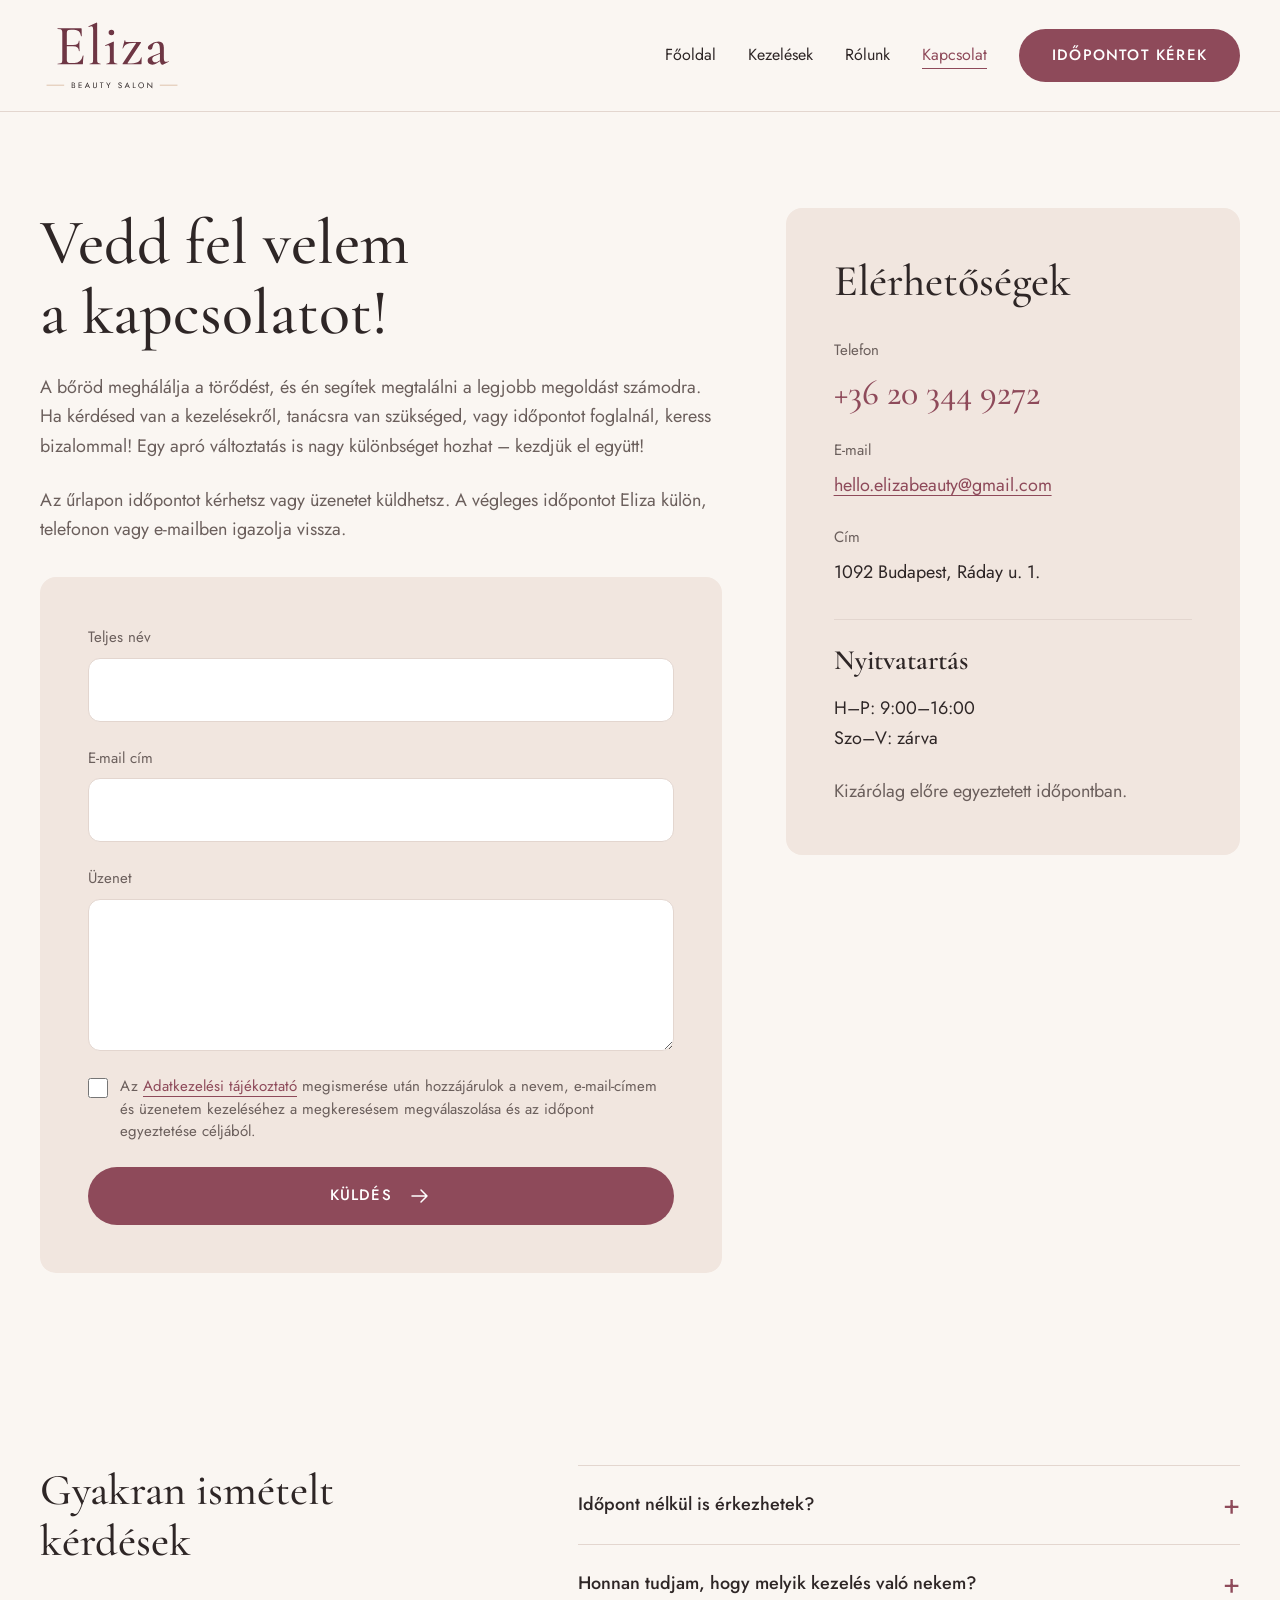
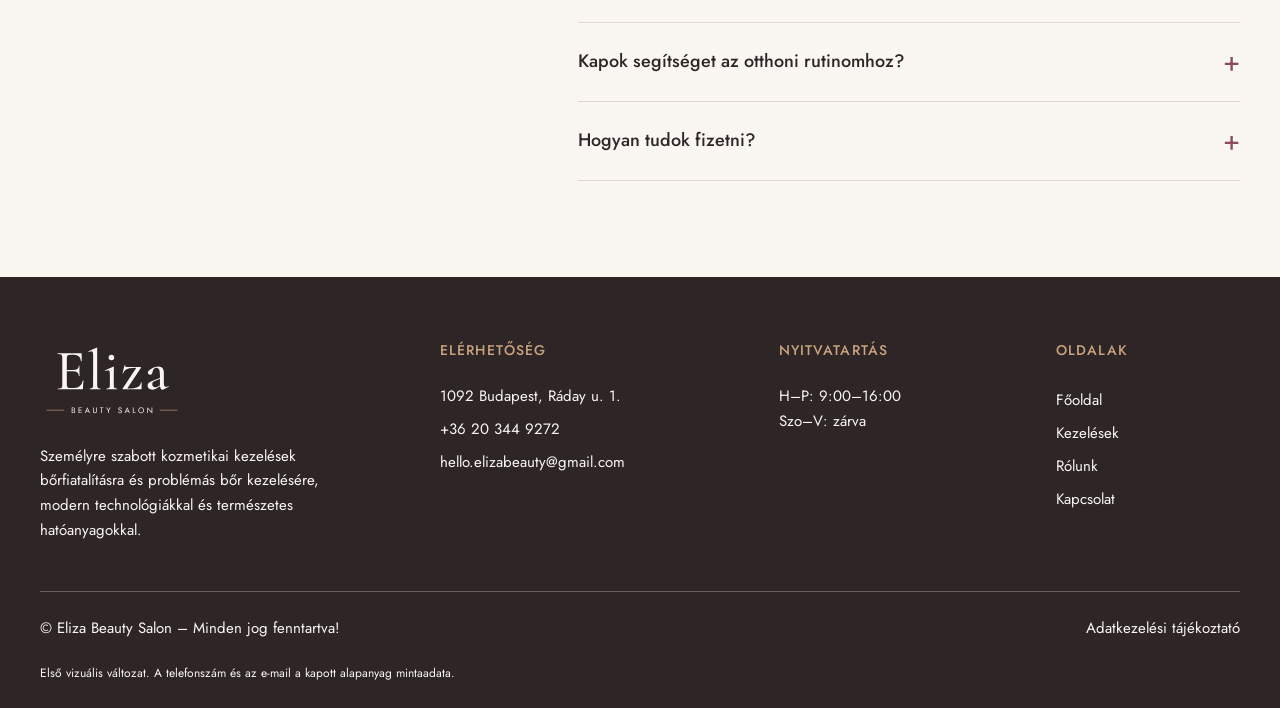
<file: kapcsolat/index.html>
<!doctype html>
<html lang="hu">
<head>
  <meta charset="utf-8">
  <meta name="viewport" content="width=device-width, initial-scale=1">
  <meta name="description" content="Kérdésed van vagy időpontot kérnél? Vedd fel a kapcsolatot az Eliza Beauty Salonnal telefonon vagy e-mailben, és egyeztess Elizával.">
  <meta name="theme-color" content="#FAF6F2">
  <title>Kapcsolat – Eliza Beauty Salon</title>
  <link rel="icon" href="../logo/favicon.svg" type="image/svg+xml">
  <link rel="alternate icon" href="../logo/favicon.png" type="image/png">
  <link rel="stylesheet" href="../assets/css/fonts.css">
  <link rel="stylesheet" href="../assets/css/styles.css">
  <script src="../assets/js/main.js" defer></script>
</head>
<body>
  <a class="skip-link" href="#tartalom">Ugrás a tartalomra</a>

  <svg class="icon-definitions" xmlns="http://www.w3.org/2000/svg" aria-hidden="true">
    <symbol id="icon-arrow" viewBox="0 0 24 24"><path d="M4 12h15m-6-6 6 6-6 6"/></symbol>
    <symbol id="icon-leaf" viewBox="0 0 32 32"><path d="M26 5C13 3 5 10 7 20c10 5 20-2 19-15ZM6 27 22 10M13 20v-7m0 7h7"/></symbol>
    <symbol id="icon-spark" viewBox="0 0 32 32"><path d="m16 4 3 9 9 3-9 3-3 9-3-9-9-3 9-3ZM26 3v6m-3-3h6"/></symbol>
    <symbol id="icon-heart" viewBox="0 0 32 32"><path d="M16 27 5 16C-2 7 10 0 16 9c6-9 18-2 11 7Z"/></symbol>
    <symbol id="icon-flower" viewBox="0 0 32 32"><path d="M16 26C5 25 3 19 4 12c6-1 10 2 12 7 2-5 6-8 12-7 1 7-1 13-12 14Zm0 0V14m0 5C9 13 11 7 16 3c5 4 7 10 0 16Z"/></symbol>
  </svg>

  <header class="site-header">
    <div class="container header-inner">
      <a class="brand" href="../" aria-label="Eliza Beauty Salon – Főoldal">
        <img src="../logo/logo.svg" alt="Eliza Beauty Salon" width="376" height="206">
      </a>
      <button class="menu-toggle" type="button" aria-controls="fo-navigacio" aria-expanded="false" hidden>
        <span>Menü</span><span class="menu-lines" aria-hidden="true"></span>
      </button>
      <nav class="main-nav" id="fo-navigacio" aria-label="Fő navigáció">
        <ul>
          <li><a href="../">Főoldal</a></li>
          <li><a href="../kezelesek/">Kezelések</a></li>
          <li><a href="../rolunk/">Rólunk</a></li>
          <li><a href="./" aria-current="page">Kapcsolat</a></li>
        </ul>
        <a class="button button-primary header-cta" href="#idopontkeres">Időpontot kérek</a>
      </nav>
    </div>
  </header>

  <main id="tartalom" tabindex="-1">
    <section class="section contact-page-section" aria-labelledby="contact-page-title">
      <div class="container contact-page-grid">
        <div class="contact-page-intro">
          <h1 id="contact-page-title">Vedd fel velem a kapcsolatot!</h1>
          <p>A bőröd meghálálja a törődést, és én segítek megtalálni a legjobb megoldást számodra. Ha kérdésed van a kezelésekről, tanácsra van szükséged, vagy időpontot foglalnál, keress bizalommal! Egy apró változtatás is nagy különbséget hozhat – kezdjük el együtt!</p>
          <p class="confirmation-note">Az űrlapon időpontot kérhetsz vagy üzenetet küldhetsz. A végleges időpontot Eliza külön, telefonon vagy e-mailben igazolja vissza.</p>
        </div>
        <div class="contact-page-details">
          <h2>Elérhetőségek</h2>
          <!-- A telefon és az e-mail kitalált mintaadat: nyilvános indulás előtt ellenőrizni vagy cserélni kell. -->
          <address>
            <p><span class="contact-detail-label">Telefon</span><a class="contact-page-phone" href="tel:+36203449272">+36 20 344 9272</a></p>
            <p><span class="contact-detail-label">E-mail</span><a href="mailto:hello.elizabeauty@gmail.com">hello.elizabeauty@gmail.com</a></p>
            <p><span class="contact-detail-label">Cím</span>1092 Budapest, Ráday u. 1.</p>
          </address>
          <div class="contact-page-hours"><h3>Nyitvatartás</h3><p>H–P: 9:00–16:00<br>Szo–V: zárva</p><p class="confirmation-note">Kizárólag előre egyeztetett időpontban.</p></div>
        </div>
        <div class="form-card contact-page-form" id="idopontkeres" tabindex="-1">
          <form name="idopontkeres" method="POST" action="/koszonjuk/" data-netlify="true" netlify-honeypot="bot-field" aria-label="Kapcsolati és időpontkérő űrlap">
            <input type="hidden" name="form-name" value="idopontkeres">
            <p hidden><label>Hagyd üresen ezt a mezőt: <input name="bot-field" type="text" tabindex="-1" autocomplete="off"></label></p>
            <fieldset>
              <legend class="sr-only">Kapcsolatfelvétel és időpontkérés</legend>
              <label for="full-name">Teljes név</label><input id="full-name" name="name" type="text" autocomplete="name" required>
              <label for="email">E-mail cím</label><input id="email" name="email" type="email" autocomplete="email" required>
              <label for="message">Üzenet</label><textarea id="message" name="message" rows="4" required></textarea>
              <div class="consent-field">
                <input id="privacy-consent" name="adatkezeles" type="checkbox" value="elfogadva" required>
                <label for="privacy-consent">Az <a href="/adatkezeles/">Adatkezelési tájékoztató</a> megismerése után hozzájárulok a nevem, e-mail-címem és üzenetem kezeléséhez a megkeresésem megválaszolása és az időpont egyeztetése céljából.</label>
              </div>
              <button class="button button-primary" type="submit">Küldés <svg class="icon" aria-hidden="true"><use href="#icon-arrow"/></svg></button>
            </fieldset>
          </form>
        </div>
      </div>
    </section>

    <section class="section faq-section" aria-labelledby="faq-title">
      <div class="container faq-grid">
        <h2 id="faq-title">Gyakran ismételt kérdések</h2>
        <div class="faq-list">
          <details><summary>Időpont nélkül is érkezhetek?</summary><div class="faq-answer"><p>Nem, a kozmetikámban kizárólag időpontra fogadok vendégeket.</p></div></details>
          <details><summary>Honnan tudjam, hogy melyik kezelés való nekem?</summary><div class="faq-answer"><p>Az első találkozás alkalmával a kezelés előtt diagnosztizálom a bőrödet, és felvázolom a kezelési tervet.</p></div></details>
          <details><summary>Kapok segítséget az otthoni rutinomhoz?</summary><div class="faq-answer"><p>Igen, természetesen! Az első alkalmat követően elmondom, hogy mire figyelj a mindennapokban, milyen termékeket használj, hogy a bőröd a lehető legjobb törődést kapja.</p></div></details>
          <details><summary>Hogyan tudok fizetni?</summary><div class="faq-answer"><p>Bankkártyával és készpénzzel is fizethetsz a szalonban.</p></div></details>
        </div>
      </div>
    </section>
  </main>

  <footer class="site-footer">
    <div class="container footer-grid">
      <div class="footer-brand">
        <a href="../" aria-label="Eliza Beauty Salon – Főoldal"><img src="../logo/logo-feher.svg" alt="Eliza Beauty Salon" width="376" height="206" loading="lazy"></a>
        <p>Személyre szabott kozmetikai kezelések bőrfiatalításra és problémás bőr kezelésére, modern technológiákkal és természetes hatóanyagokkal.</p>
      </div>
      <div><h2 class="footer-heading">Elérhetőség</h2><address><p>1092 Budapest, Ráday u. 1.</p><p><a href="tel:+36203449272">+36 20 344 9272</a></p><p><a href="mailto:hello.elizabeauty@gmail.com">hello.elizabeauty@gmail.com</a></p></address></div>
      <div><h2 class="footer-heading">Nyitvatartás</h2><p>H–P: 9:00–16:00<br>Szo–V: zárva</p></div>
      <nav aria-label="Lábléc navigáció"><h2 class="footer-heading">Oldalak</h2><ul><li><a href="../">Főoldal</a></li><li><a href="../kezelesek/">Kezelések</a></li><li><a href="../rolunk/">Rólunk</a></li><li><a href="./" aria-current="page">Kapcsolat</a></li></ul></nav>
    </div>
    <div class="container footer-bottom"><p>© Eliza Beauty Salon – Minden jog fenntartva!</p><a href="../adatkezeles/">Adatkezelési tájékoztató</a></div>
    <p class="container preview-footer-note">Első vizuális változat. A telefonszám és az e-mail a kapott alapanyag mintaadata.</p>
  </footer>

</body>
</html>
</file>
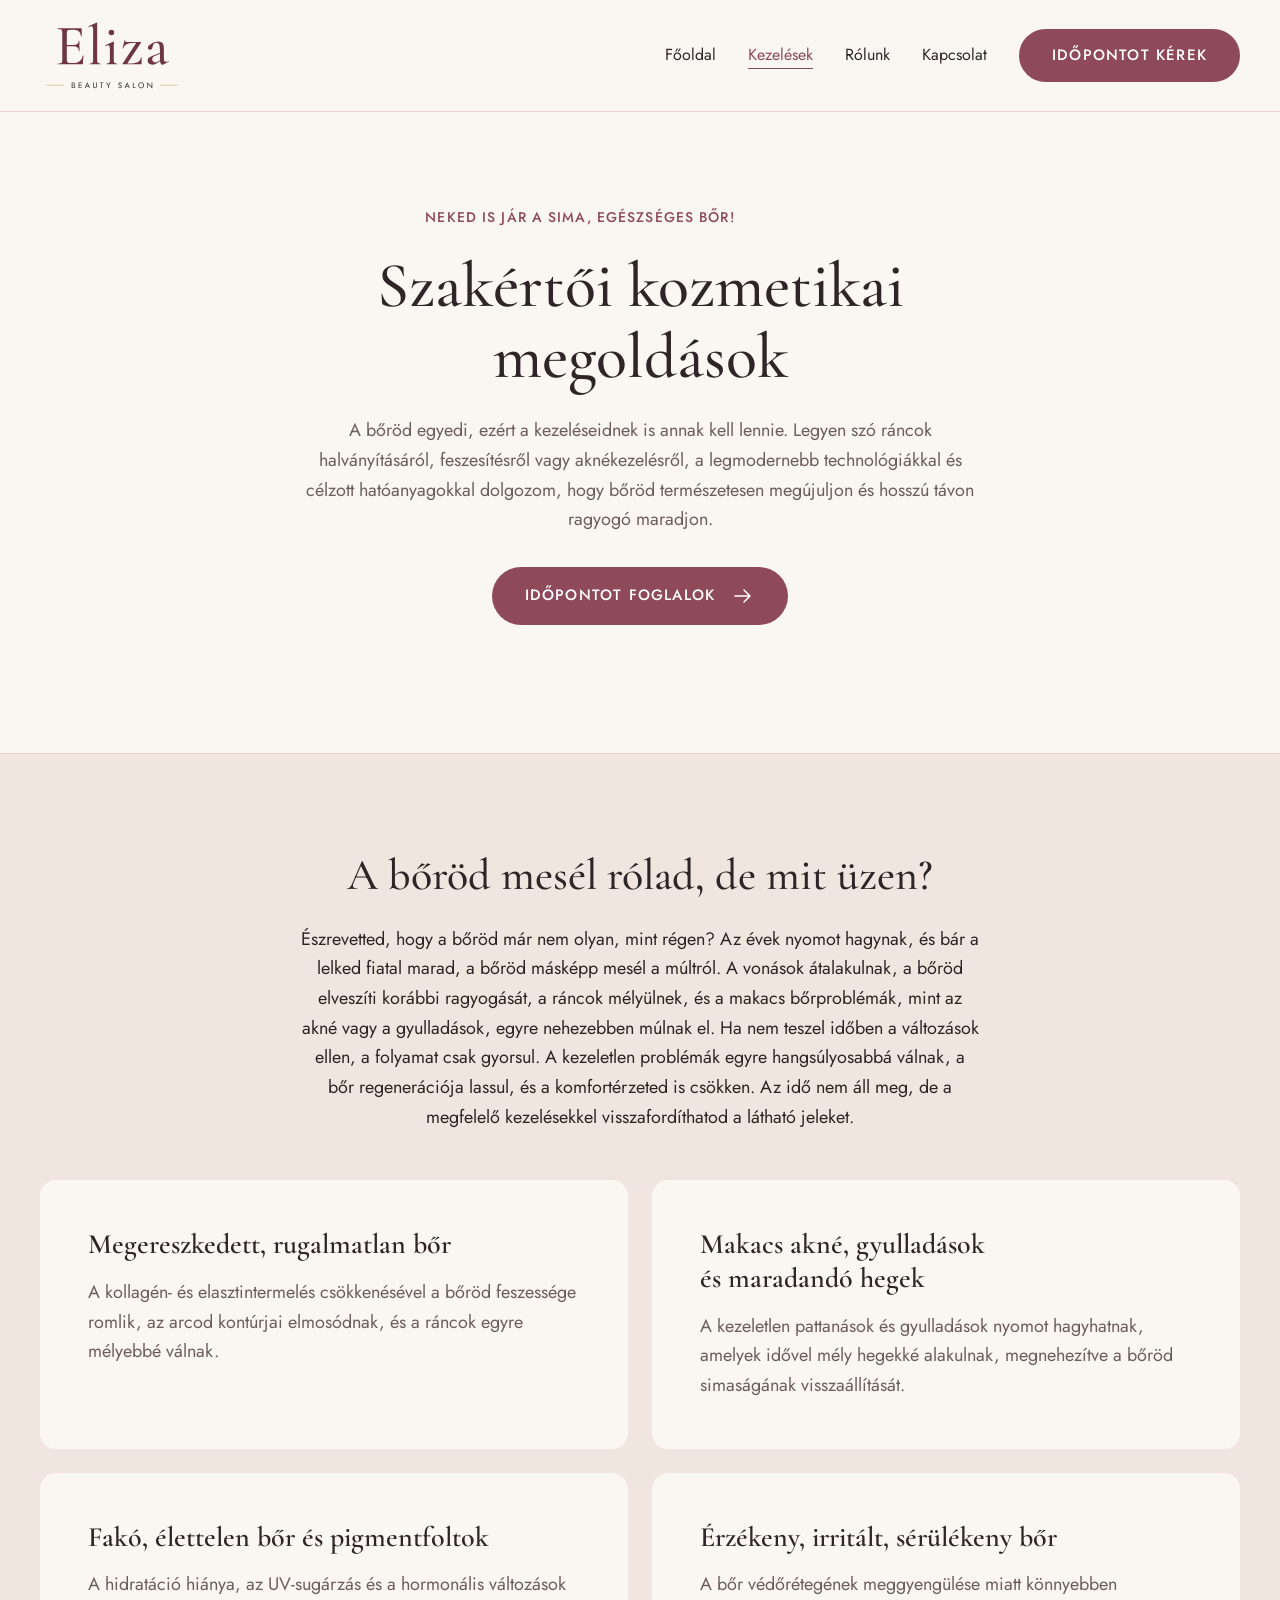
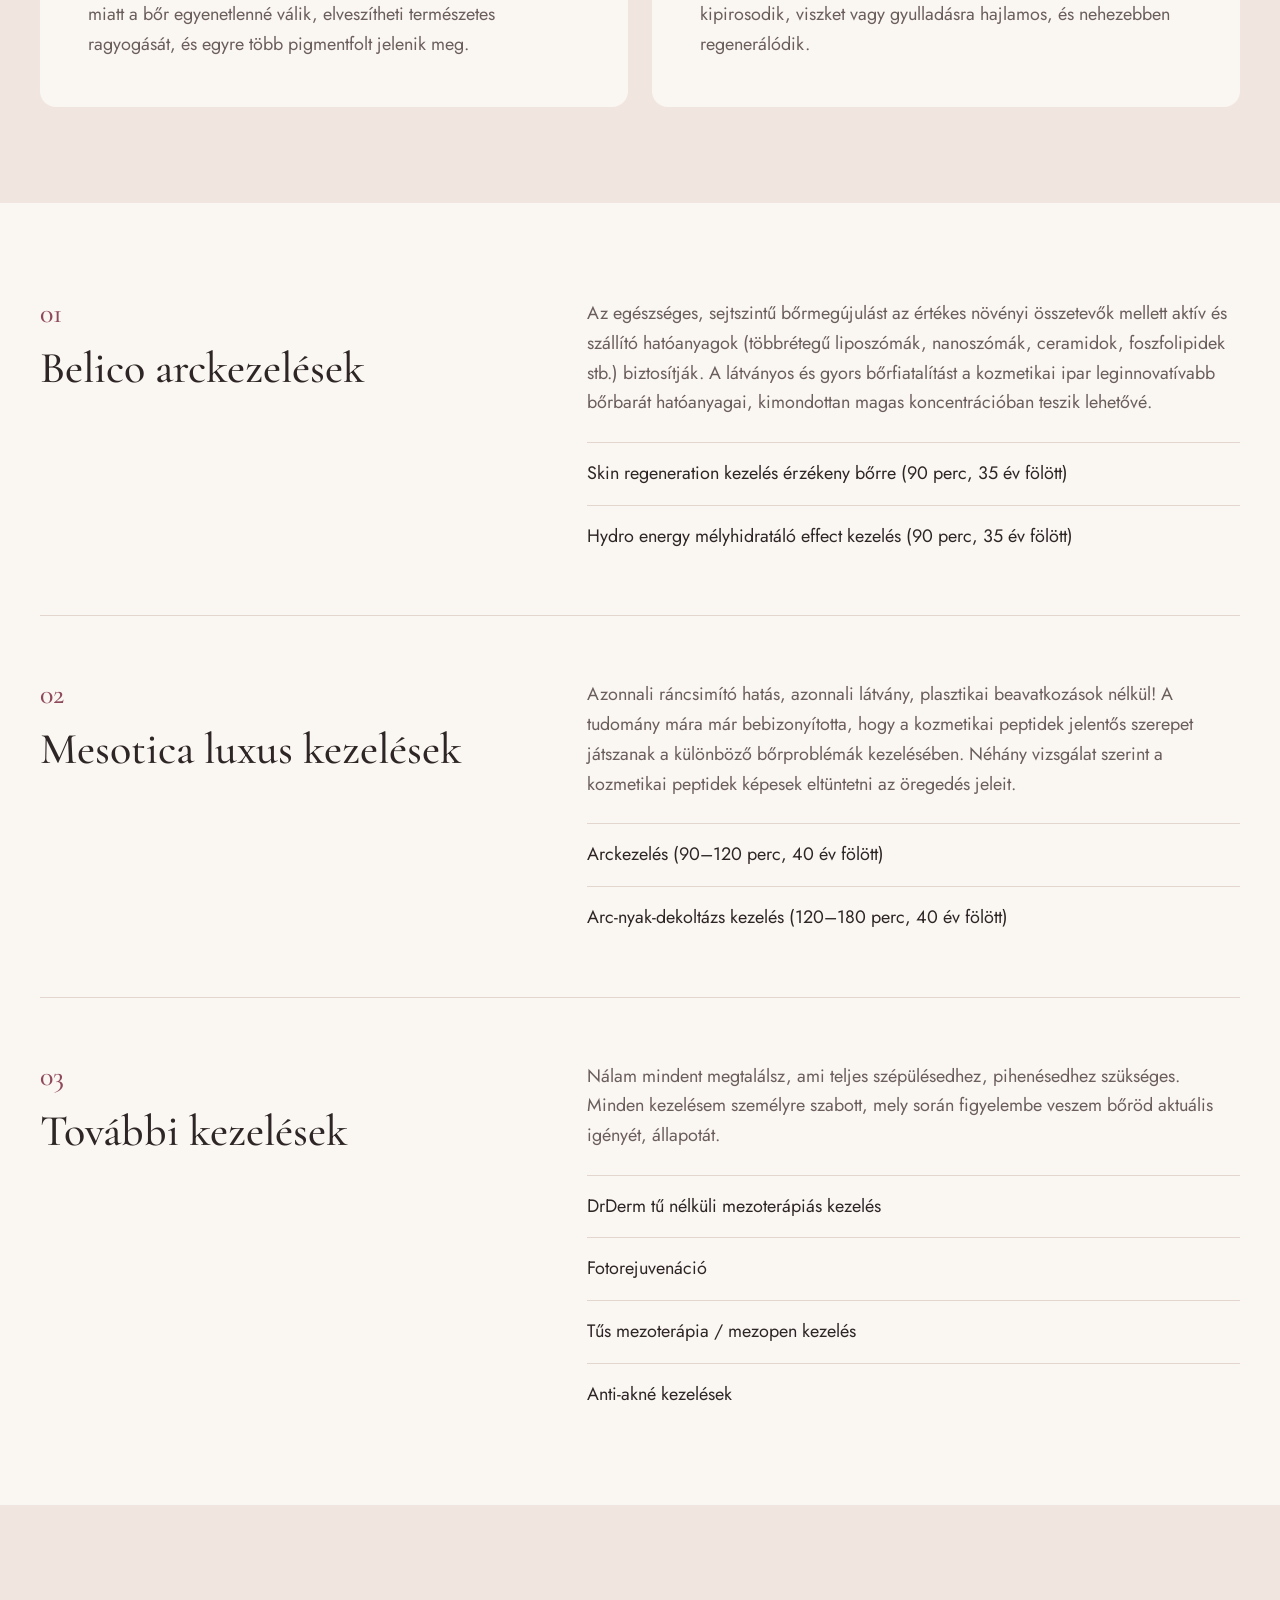
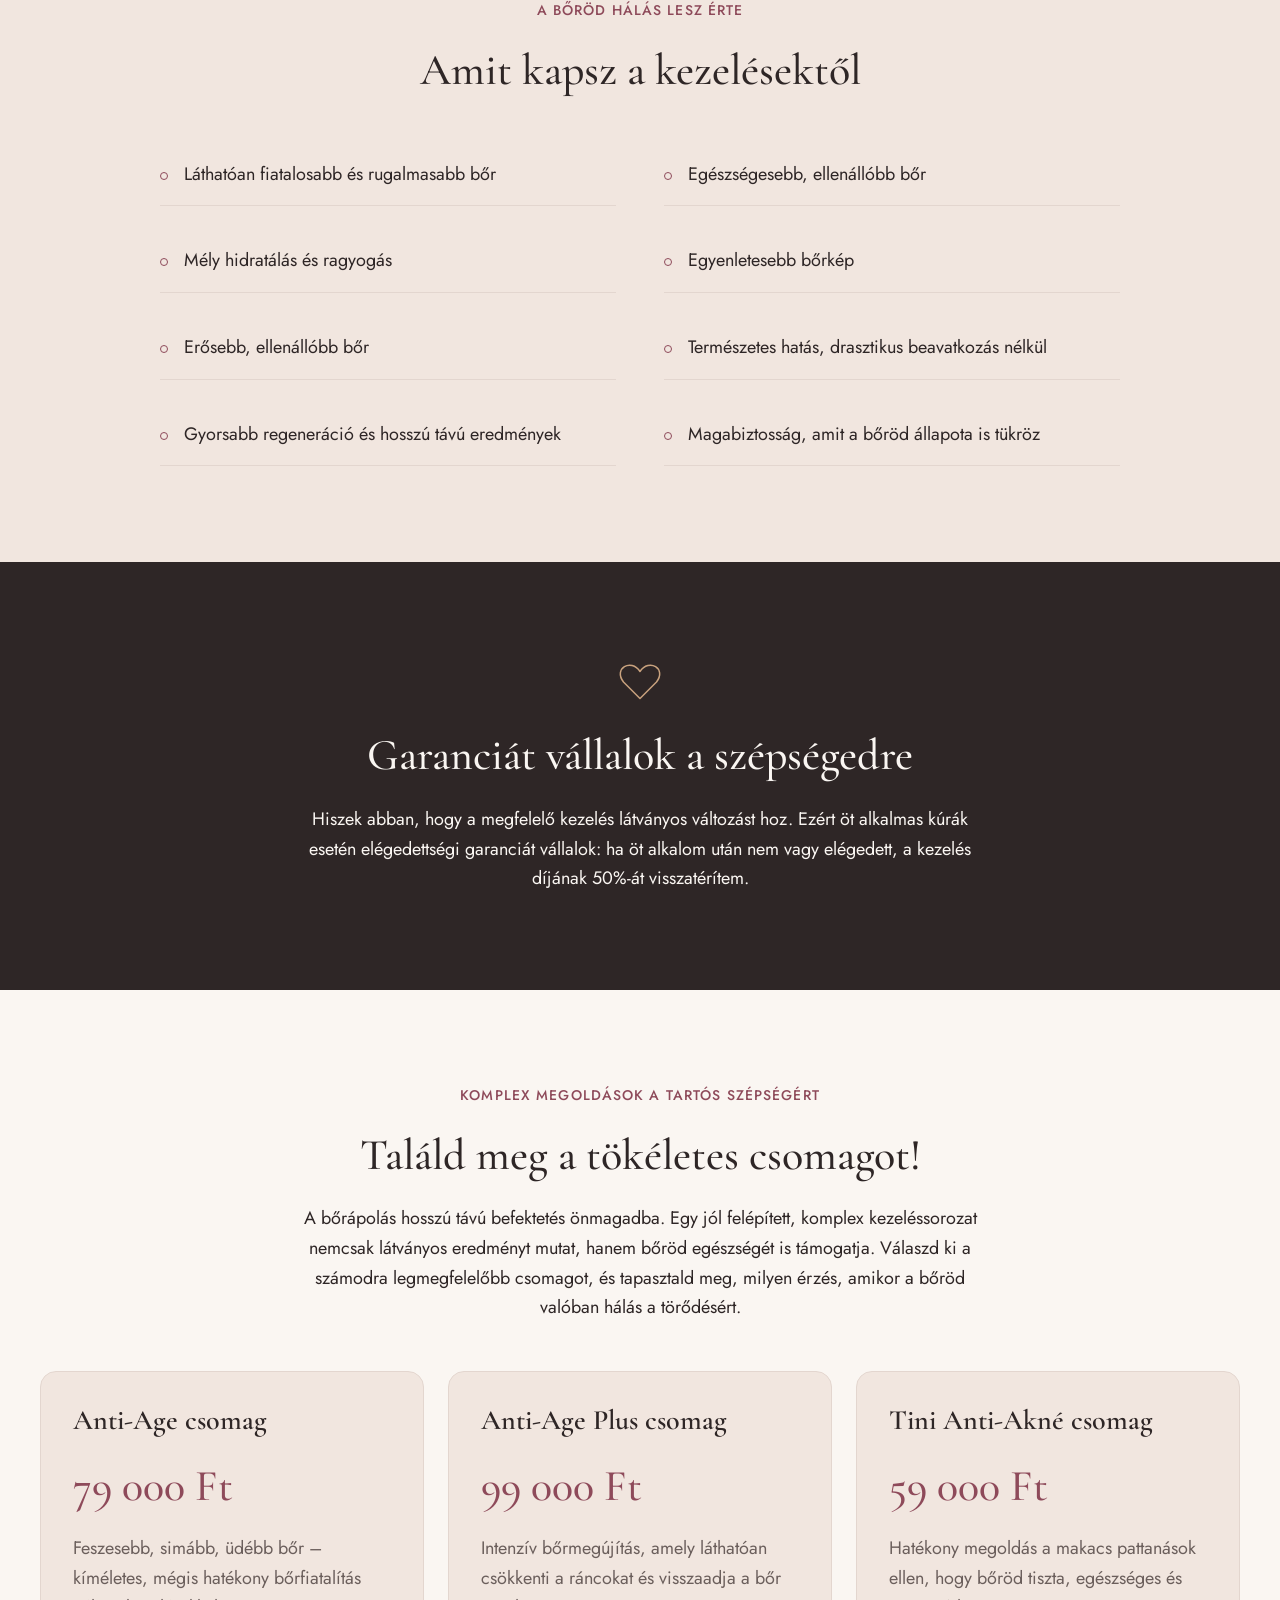
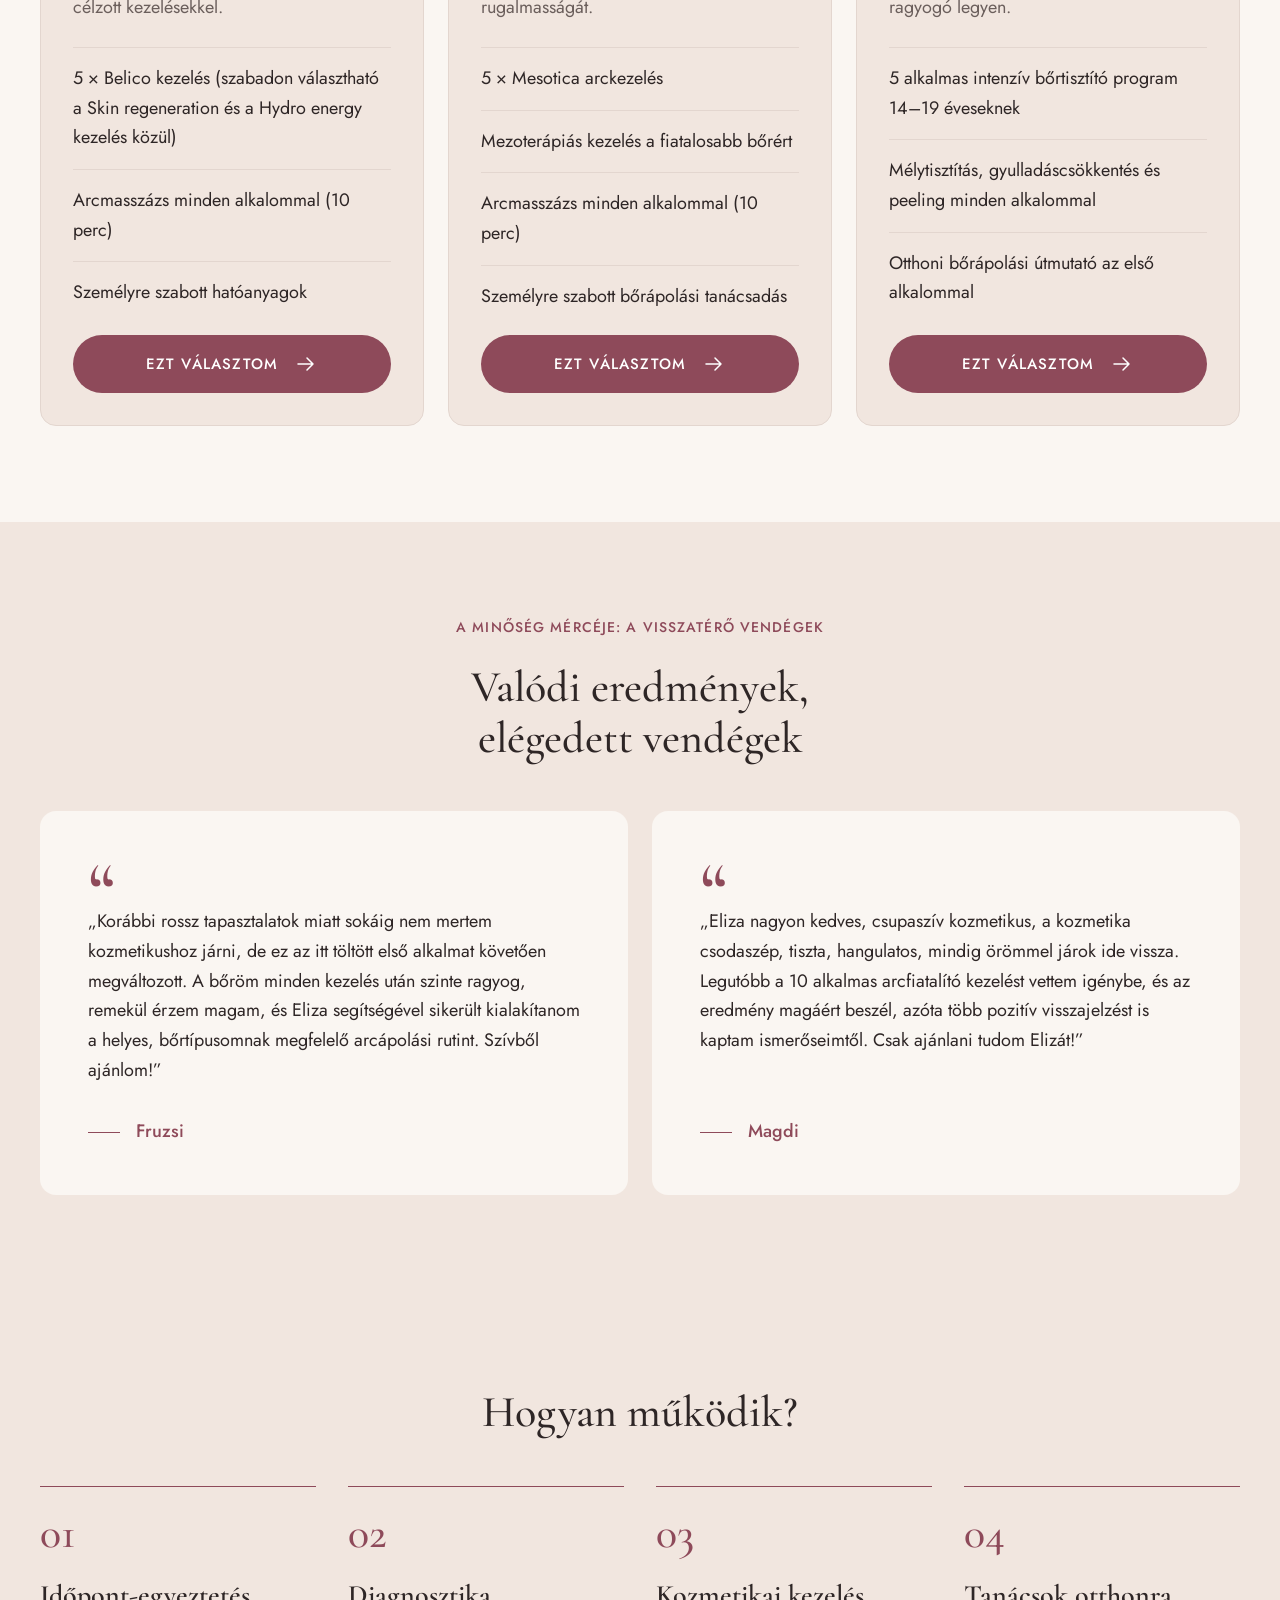
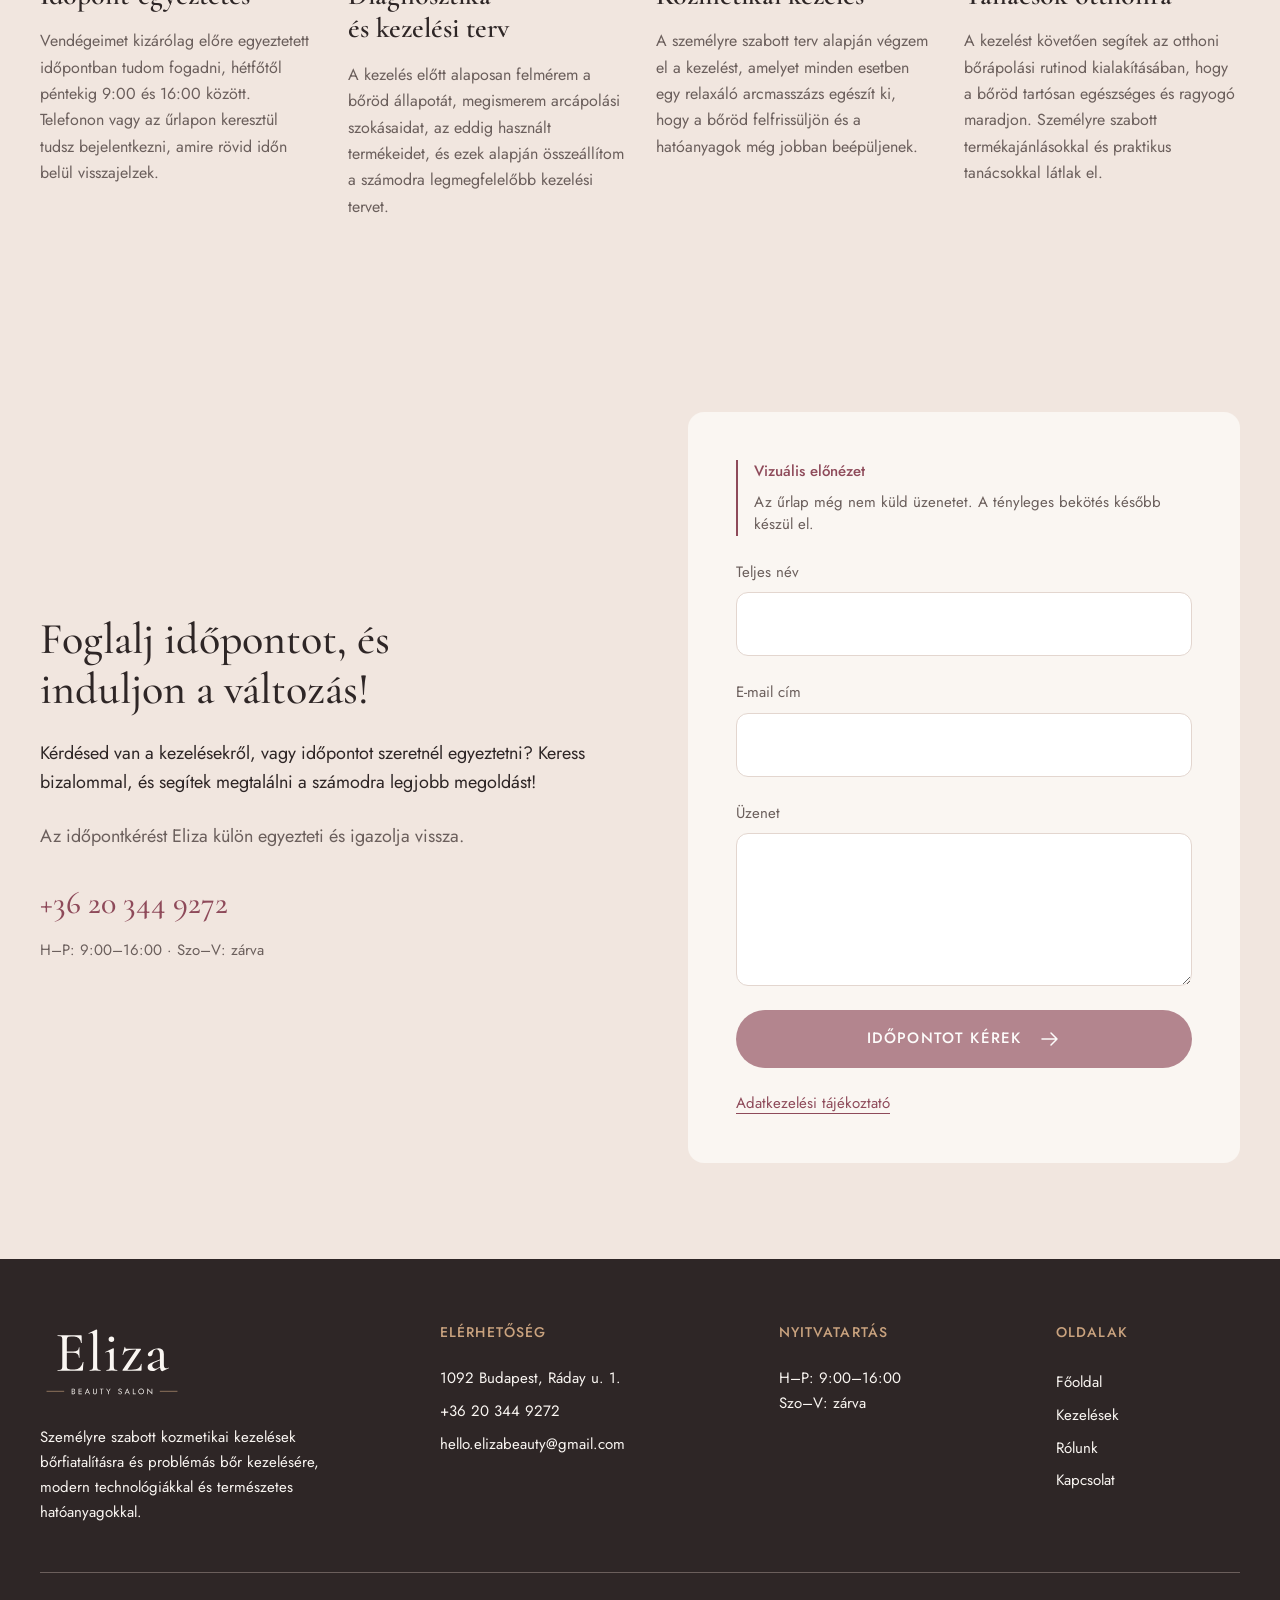
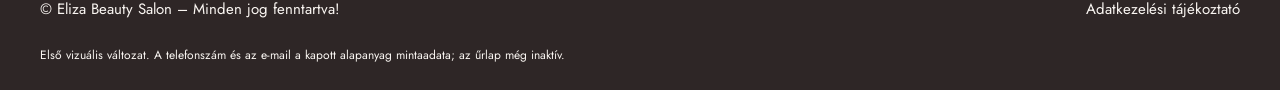
<file: kezelesek/index.html>
<!doctype html>
<html lang="hu">
<head>
  <meta charset="utf-8">
  <meta name="viewport" content="width=device-width, initial-scale=1">
  <meta name="description" content="Belico arckezelések, Mesotica luxus kezelések és személyre szabott kozmetikai csomagok az Eliza Beauty Salonban.">
  <meta name="theme-color" content="#FAF6F2">
  <title>Kezelések – Eliza Beauty Salon</title>
  <link rel="icon" href="../logo/favicon.svg" type="image/svg+xml">
  <link rel="alternate icon" href="../logo/favicon.png" type="image/png">
  <link rel="stylesheet" href="../assets/css/fonts.css">
  <link rel="stylesheet" href="../assets/css/styles.css">
  <script src="../assets/js/main.js" defer></script>
</head>
<body>
  <a class="skip-link" href="#tartalom">Ugrás a tartalomra</a>

  <svg class="icon-definitions" xmlns="http://www.w3.org/2000/svg" aria-hidden="true">
    <symbol id="icon-arrow" viewBox="0 0 24 24"><path d="M4 12h15m-6-6 6 6-6 6"/></symbol>
    <symbol id="icon-leaf" viewBox="0 0 32 32"><path d="M26 5C13 3 5 10 7 20c10 5 20-2 19-15ZM6 27 22 10M13 20v-7m0 7h7"/></symbol>
    <symbol id="icon-spark" viewBox="0 0 32 32"><path d="m16 4 3 9 9 3-9 3-3 9-3-9-9-3 9-3ZM26 3v6m-3-3h6"/></symbol>
    <symbol id="icon-heart" viewBox="0 0 32 32"><path d="M16 27 5 16C-2 7 10 0 16 9c6-9 18-2 11 7Z"/></symbol>
    <symbol id="icon-flower" viewBox="0 0 32 32"><path d="M16 26C5 25 3 19 4 12c6-1 10 2 12 7 2-5 6-8 12-7 1 7-1 13-12 14Zm0 0V14m0 5C9 13 11 7 16 3c5 4 7 10 0 16Z"/></symbol>
  </svg>

  <header class="site-header">
    <div class="container header-inner">
      <a class="brand" href="../" aria-label="Eliza Beauty Salon – Főoldal">
        <img src="../logo/logo.svg" alt="Eliza Beauty Salon" width="376" height="206">
      </a>
      <button class="menu-toggle" type="button" aria-controls="fo-navigacio" aria-expanded="false" hidden>
        <span>Menü</span><span class="menu-lines" aria-hidden="true"></span>
      </button>
      <nav class="main-nav" id="fo-navigacio" aria-label="Fő navigáció">
        <ul>
          <li><a href="../">Főoldal</a></li>
          <li><a href="./" aria-current="page">Kezelések</a></li>
          <li><a href="../rolunk/">Rólunk</a></li>
          <li><a href="../kapcsolat/">Kapcsolat</a></li>
        </ul>
        <a class="button button-primary header-cta" href="#idopontkeres">Időpontot kérek</a>
      </nav>
    </div>
  </header>

  <main id="tartalom" tabindex="-1" class="treatments-page">
    <section class="section treatments-hero" aria-labelledby="treatments-title">
      <div class="container">
        <div class="treatments-hero-copy">
          <p class="kicker">Neked is jár a sima, egészséges bőr!</p>
          <h1 id="treatments-title">Szakértői kozmetikai megoldások</h1>
          <p>A bőröd egyedi, ezért a kezeléseidnek is annak kell lennie. Legyen szó ráncok halványításáról, feszesítésről vagy aknékezelésről, a legmodernebb technológiákkal és célzott hatóanyagokkal dolgozom, hogy bőröd természetesen megújuljon és hosszú távon ragyogó maradjon.</p>
          <a class="button button-primary" href="#idopontkeres">Időpontot foglalok <svg class="icon" aria-hidden="true"><use href="#icon-arrow"/></svg></a>
        </div>
      </div>
    </section>

    <section class="section problems-section" aria-labelledby="problems-title">
      <div class="container">
        <div class="section-heading centered">
          <h2 id="problems-title">A bőröd mesél rólad, de mit üzen?</h2>
          <p>Észrevetted, hogy a bőröd már nem olyan, mint régen? Az évek nyomot hagynak, és bár a lelked fiatal marad, a bőröd másképp mesél a múltról. A vonások átalakulnak, a bőröd elveszíti korábbi ragyogását, a ráncok mélyülnek, és a makacs bőrproblémák, mint az akné vagy a gyulladások, egyre nehezebben múlnak el. Ha nem teszel időben a változások ellen, a folyamat csak gyorsul. A kezeletlen problémák egyre hangsúlyosabbá válnak, a bőr regenerációja lassul, és a komfortérzeted is csökken. Az idő nem áll meg, de a megfelelő kezelésekkel visszafordíthatod a látható jeleket.</p>
        </div>
        <div class="problems-grid">
          <article class="problem-card"><h3>Megereszkedett, rugalmatlan bőr</h3><p>A kollagén- és elasztintermelés csökkenésével a bőröd feszessége romlik, az arcod kontúrjai elmosódnak, és a ráncok egyre mélyebbé válnak.</p></article>
          <article class="problem-card"><h3>Makacs akné, gyulladások és maradandó hegek</h3><p>A kezeletlen pattanások és gyulladások nyomot hagyhatnak, amelyek idővel mély hegekké alakulnak, megnehezítve a bőröd simaságának visszaállítását.</p></article>
          <article class="problem-card"><h3>Fakó, élettelen bőr és pigmentfoltok</h3><p>A hidratáció hiánya, az UV-sugárzás és a hormonális változások miatt a bőr egyenetlenné válik, elveszítheti természetes ragyogását, és egyre több pigmentfolt jelenik meg.</p></article>
          <article class="problem-card"><h3>Érzékeny, irritált, sérülékeny bőr</h3><p>A bőr védőrétegének meggyengülése miatt könnyebben kipirosodik, viszket vagy gyulladásra hajlamos, és nehezebben regenerálódik.</p></article>
        </div>
      </div>
    </section>

    <section class="section treatment-groups-section" aria-label="Kezeléscsoportok">
      <div class="container">
        <article class="treatment-group" aria-labelledby="treatment-group-1">
          <div><span class="treatment-index" aria-hidden="true">01</span><h2 id="treatment-group-1">Belico arckezelések</h2></div>
          <div class="treatment-group-copy"><p>Az egészséges, sejtszintű bőrmegújulást az értékes növényi összetevők mellett aktív és szállító hatóanyagok (többrétegű liposzómák, nanoszómák, ceramidok, foszfolipidek stb.) biztosítják. A látványos és gyors bőrfiatalítást a kozmetikai ipar leginnovatívabb bőrbarát hatóanyagai, kimondottan magas koncentrációban teszik lehetővé.</p><ul class="treatment-list"><li>Skin regeneration kezelés érzékeny bőrre (90 perc, 35 év fölött)</li><li>Hydro energy mélyhidratáló effect kezelés (90 perc, 35 év fölött)</li></ul></div>
        </article>
        <article class="treatment-group" aria-labelledby="treatment-group-2">
          <div><span class="treatment-index" aria-hidden="true">02</span><h2 id="treatment-group-2">Mesotica luxus kezelések</h2></div>
          <div class="treatment-group-copy"><p>Azonnali ráncsimító hatás, azonnali látvány, plasztikai beavatkozások nélkül! A tudomány mára már bebizonyította, hogy a kozmetikai peptidek jelentős szerepet játszanak a különböző bőrproblémák kezelésében. Néhány vizsgálat szerint a kozmetikai peptidek képesek eltüntetni az öregedés jeleit.</p><ul class="treatment-list"><li>Arckezelés (90–120 perc, 40 év fölött)</li><li>Arc-nyak-dekoltázs kezelés (120–180 perc, 40 év fölött)</li></ul></div>
        </article>
        <article class="treatment-group" aria-labelledby="treatment-group-3">
          <div><span class="treatment-index" aria-hidden="true">03</span><h2 id="treatment-group-3">További kezelések</h2></div>
          <div class="treatment-group-copy"><p>Nálam mindent megtalálsz, ami teljes szépülésedhez, pihenésedhez szükséges. Minden kezelésem személyre szabott, mely során figyelembe veszem bőröd aktuális igényét, állapotát.</p><ul class="treatment-list"><li>DrDerm tű nélküli mezoterápiás kezelés</li><li>Fotorejuvenáció</li><li>Tűs mezoterápia / mezopen kezelés</li><li>Anti-akné kezelések</li></ul></div>
        </article>
      </div>
    </section>

    <section class="section results-section" aria-labelledby="results-title">
      <div class="container">
        <div class="section-heading centered"><p class="kicker">A bőröd hálás lesz érte</p><h2 id="results-title">Amit kapsz a kezelésektől</h2></div>
        <ul class="results-grid"><li>Láthatóan fiatalosabb és rugalmasabb bőr</li><li>Egészségesebb, ellenállóbb bőr</li><li>Mély hidratálás és ragyogás</li><li>Egyenletesebb bőrkép</li><li>Erősebb, ellenállóbb bőr</li><li>Természetes hatás, drasztikus beavatkozás nélkül</li><li>Gyorsabb regeneráció és hosszú távú eredmények</li><li>Magabiztosság, amit a bőröd állapota is tükröz</li></ul>
      </div>
    </section>

    <section class="section callout-section guarantee-section" aria-labelledby="guarantee-title">
      <div class="container callout-inner">
        <svg class="callout-flower" aria-hidden="true"><use href="#icon-heart"/></svg>
        <h2 id="guarantee-title">Garanciát vállalok a szépségedre</h2>
        <p>Hiszek abban, hogy a megfelelő kezelés látványos változást hoz. Ezért öt alkalmas kúrák esetén elégedettségi garanciát vállalok: ha öt alkalom után nem vagy elégedett, a kezelés díjának 50%-át visszatérítem.</p>
      </div>
    </section>

    <section class="section packages-section" aria-labelledby="packages-title">
      <div class="container">
        <div class="section-heading centered"><p class="kicker">Komplex megoldások a tartós szépségért</p><h2 id="packages-title">Találd meg a tökéletes csomagot!</h2><p>A bőrápolás hosszú távú befektetés önmagadba. Egy jól felépített, komplex kezeléssorozat nemcsak látványos eredményt mutat, hanem bőröd egészségét is támogatja. Válaszd ki a számodra legmegfelelőbb csomagot, és tapasztald meg, milyen érzés, amikor a bőröd valóban hálás a törődésért.</p></div>
        <div class="packages-grid">
          <article class="package-card" aria-labelledby="package-title-1">
            <h3 id="package-title-1">Anti-Age csomag</h3>
            <p class="package-price">79 000 Ft</p>
            <p class="package-description">Feszesebb, simább, üdébb bőr – kíméletes, mégis hatékony bőrfiatalítás célzott kezelésekkel.</p>
            <ul class="package-features"><li>5 × Belico kezelés (szabadon választható a Skin regeneration és a Hydro energy kezelés közül)</li><li>Arcmasszázs minden alkalommal (10 perc)</li><li>Személyre szabott hatóanyagok</li></ul>
            <a class="button button-primary" href="#idopontkeres">Ezt választom <svg class="icon" aria-hidden="true"><use href="#icon-arrow"/></svg></a>
          </article>
          <article class="package-card" aria-labelledby="package-title-2">
            <h3 id="package-title-2">Anti-Age Plus csomag</h3>
            <p class="package-price">99 000 Ft</p>
            <p class="package-description">Intenzív bőrmegújítás, amely láthatóan csökkenti a ráncokat és visszaadja a bőr rugalmasságát.</p>
            <ul class="package-features"><li>5 × Mesotica arckezelés</li><li>Mezoterápiás kezelés a fiatalosabb bőrért</li><li>Arcmasszázs minden alkalommal (10 perc)</li><li>Személyre szabott bőrápolási tanácsadás</li></ul>
            <a class="button button-primary" href="#idopontkeres">Ezt választom <svg class="icon" aria-hidden="true"><use href="#icon-arrow"/></svg></a>
          </article>
          <article class="package-card" aria-labelledby="package-title-3">
            <h3 id="package-title-3">Tini Anti-Akné csomag</h3>
            <p class="package-price">59 000 Ft</p>
            <p class="package-description">Hatékony megoldás a makacs pattanások ellen, hogy bőröd tiszta, egészséges és ragyogó legyen.</p>
            <ul class="package-features"><li>5 alkalmas intenzív bőrtisztító program 14–19 éveseknek</li><li>Mélytisztítás, gyulladáscsökkentés és peeling minden alkalommal</li><li>Otthoni bőrápolási útmutató az első alkalommal</li></ul>
            <a class="button button-primary" href="#idopontkeres">Ezt választom <svg class="icon" aria-hidden="true"><use href="#icon-arrow"/></svg></a>
          </article>
        </div>
      </div>
    </section>

    <section class="section testimonials-section" aria-labelledby="testimonials-title">
      <div class="container">
        <div class="section-heading centered">
          <p class="kicker">A minőség mércéje: a visszatérő vendégek</p>
          <h2 id="testimonials-title">Valódi eredmények,<br>elégedett vendégek</h2>
        </div>
        <div class="testimonials-grid">
          <figure class="testimonial">
            <span class="quote-mark" aria-hidden="true">“</span>
            <blockquote><p>„Korábbi rossz tapasztalatok miatt sokáig nem mertem kozmetikushoz járni, de ez az itt töltött első alkalmat követően megváltozott. A bőröm minden kezelés után szinte ragyog, remekül érzem magam, és Eliza segítségével sikerült kialakítanom a helyes, bőrtípusomnak megfelelő arcápolási rutint. Szívből ajánlom!”</p></blockquote>
            <figcaption><span class="author-line" aria-hidden="true"></span>Fruzsi</figcaption>
          </figure>
          <figure class="testimonial">
            <span class="quote-mark" aria-hidden="true">“</span>
            <blockquote><p>„Eliza nagyon kedves, csupaszív kozmetikus, a kozmetika csodaszép, tiszta, hangulatos, mindig örömmel járok ide vissza. Legutóbb a 10 alkalmas arcfiatalító kezelést vettem igénybe, és az eredmény magáért beszél, azóta több pozitív visszajelzést is kaptam ismerőseimtől. Csak ajánlani tudom Elizát!”</p></blockquote>
            <figcaption><span class="author-line" aria-hidden="true"></span>Magdi</figcaption>
          </figure>
        </div>
      </div>
    </section>

    <section class="section process-section" aria-labelledby="process-title">
      <div class="container">
        <div class="section-heading centered"><h2 id="process-title">Hogyan működik?</h2></div>
        <ol class="process-grid">
          <li><span class="step-number" aria-hidden="true">01</span><h3>Időpont-egyeztetés</h3><p>Vendégeimet kizárólag előre egyeztetett időpontban tudom fogadni, hétfőtől péntekig 9:00 és 16:00 között. Telefonon vagy az űrlapon keresztül tudsz bejelentkezni, amire rövid időn belül visszajelzek.</p></li>
          <li><span class="step-number" aria-hidden="true">02</span><h3>Diagnosztika és kezelési terv</h3><p>A kezelés előtt alaposan felmérem a bőröd állapotát, megismerem arcápolási szokásaidat, az eddig használt termékeidet, és ezek alapján összeállítom a számodra legmegfelelőbb kezelési tervet.</p></li>
          <li><span class="step-number" aria-hidden="true">03</span><h3>Kozmetikai kezelés</h3><p>A személyre szabott terv alapján végzem el a kezelést, amelyet minden esetben egy relaxáló arcmasszázs egészít ki, hogy a bőröd felfrissüljön és a hatóanyagok még jobban beépüljenek.</p></li>
          <li><span class="step-number" aria-hidden="true">04</span><h3>Tanácsok otthonra</h3><p>A kezelést követően segítek az otthoni bőrápolási rutinod kialakításában, hogy a bőröd tartósan egészséges és ragyogó maradjon. Személyre szabott termékajánlásokkal és praktikus tanácsokkal látlak el.</p></li>
        </ol>
      </div>
    </section>

    <section class="section contact-section" id="idopontkeres" tabindex="-1" aria-labelledby="contact-title">
      <div class="container contact-grid">
        <div class="contact-copy">
          <h2 id="contact-title">Foglalj időpontot, és induljon a változás!</h2>
          <p>Kérdésed van a kezelésekről, vagy időpontot szeretnél egyeztetni? Keress bizalommal, és segítek megtalálni a számodra legjobb megoldást!</p>
          <p class="confirmation-note">Az időpontkérést Eliza külön egyezteti és igazolja vissza.</p>
          <a class="contact-phone" href="tel:+36203449272">+36 20 344 9272</a>
          <p class="small-text">H–P: 9:00–16:00 · Szo–V: zárva</p>
        </div>
        <div class="form-card">
          <p class="preview-note" id="form-preview-note"><strong>Vizuális előnézet</strong>Az űrlap még nem küld üzenetet. A tényleges bekötés később készül el.</p>
          <form aria-label="Időpontkérő űrlap – inaktív előnézet" aria-describedby="form-preview-note" data-preview-form>
            <fieldset disabled>
              <legend class="sr-only">Időpontkérés – a mezők ebben az előnézetben inaktívak</legend>
              <label for="full-name">Teljes név</label>
              <input id="full-name" type="text" autocomplete="name">
              <label for="email">E-mail cím</label>
              <input id="email" type="email" autocomplete="email">
              <label for="message">Üzenet</label>
              <textarea id="message" rows="4"></textarea>
              <button class="button button-primary" type="submit" disabled>Időpontot kérek <svg class="icon" aria-hidden="true"><use href="#icon-arrow"/></svg></button>
            </fieldset>
          </form>
          <p class="small-text privacy-note"><a href="../adatkezeles/">Adatkezelési tájékoztató</a></p>
        </div>
      </div>
    </section>
  </main>

  <footer class="site-footer">
    <div class="container footer-grid">
      <div class="footer-brand">
        <a href="../" aria-label="Eliza Beauty Salon – Főoldal"><img src="../logo/logo-feher.svg" alt="Eliza Beauty Salon" width="376" height="206" loading="lazy"></a>
        <p>Személyre szabott kozmetikai kezelések bőrfiatalításra és problémás bőr kezelésére, modern technológiákkal és természetes hatóanyagokkal.</p>
      </div>
      <div><h2 class="footer-heading">Elérhetőség</h2><address><p>1092 Budapest, Ráday u. 1.</p><p><a href="tel:+36203449272">+36 20 344 9272</a></p><p><a href="mailto:hello.elizabeauty@gmail.com">hello.elizabeauty@gmail.com</a></p></address></div>
      <div><h2 class="footer-heading">Nyitvatartás</h2><p>H–P: 9:00–16:00<br>Szo–V: zárva</p></div>
      <nav aria-label="Lábléc navigáció"><h2 class="footer-heading">Oldalak</h2><ul><li><a href="../">Főoldal</a></li><li><a href="./" aria-current="page">Kezelések</a></li><li><a href="../rolunk/">Rólunk</a></li><li><a href="../kapcsolat/">Kapcsolat</a></li></ul></nav>
    </div>
    <div class="container footer-bottom"><p>© Eliza Beauty Salon – Minden jog fenntartva!</p><a href="../adatkezeles/">Adatkezelési tájékoztató</a></div>
    <p class="container preview-footer-note">Első vizuális változat. A telefonszám és az e-mail a kapott alapanyag mintaadata; az űrlap még inaktív.</p>
  </footer>

</body>
</html>
</file>
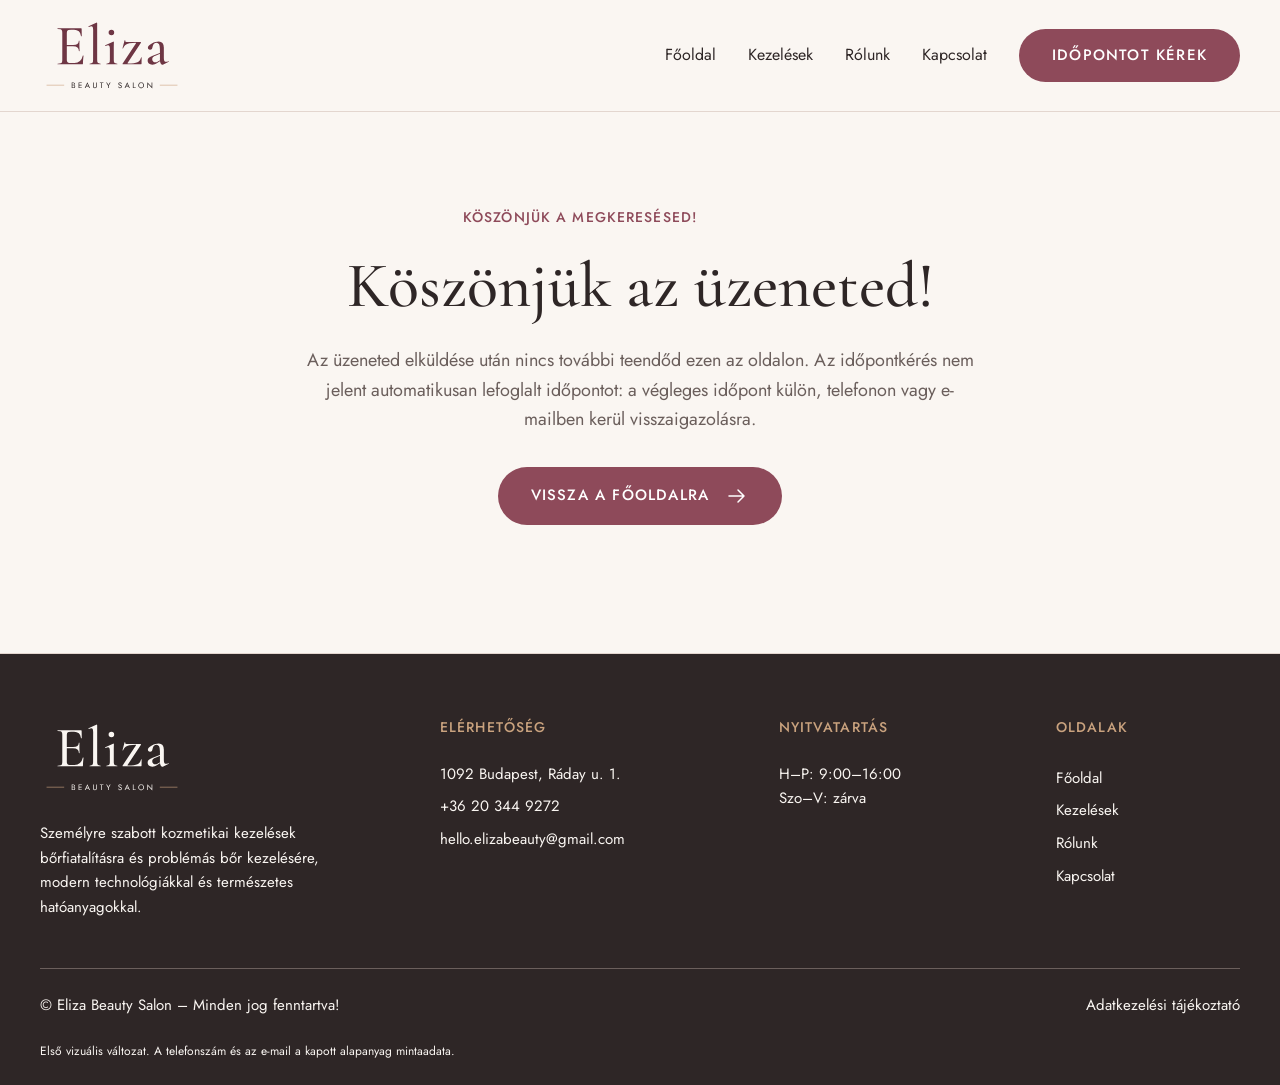
<file: koszonjuk/index.html>
<!doctype html>
<html lang="hu">
<head>
  <meta charset="utf-8">
  <meta name="viewport" content="width=device-width, initial-scale=1">
  <meta name="description" content="Köszönjük a megkeresésed! Az időpontkérés külön visszaigazolást igényel. Visszatérhetsz az Eliza Beauty Salon főoldalára.">
  <meta name="robots" content="noindex">
  <meta name="theme-color" content="#FAF6F2">
  <title>Köszönjük az üzeneted! – Eliza Beauty Salon</title>
  <link rel="icon" href="../logo/favicon.svg" type="image/svg+xml">
  <link rel="alternate icon" href="../logo/favicon.png" type="image/png">
  <link rel="stylesheet" href="../assets/css/fonts.css">
  <link rel="stylesheet" href="../assets/css/styles.css">
  <script src="../assets/js/main.js" defer></script>
</head>
<body>
  <a class="skip-link" href="#tartalom">Ugrás a tartalomra</a>

  <svg class="icon-definitions" xmlns="http://www.w3.org/2000/svg" aria-hidden="true">
    <symbol id="icon-arrow" viewBox="0 0 24 24"><path d="M4 12h15m-6-6 6 6-6 6"/></symbol>
    <symbol id="icon-leaf" viewBox="0 0 32 32"><path d="M26 5C13 3 5 10 7 20c10 5 20-2 19-15ZM6 27 22 10M13 20v-7m0 7h7"/></symbol>
    <symbol id="icon-spark" viewBox="0 0 32 32"><path d="m16 4 3 9 9 3-9 3-3 9-3-9-9-3 9-3ZM26 3v6m-3-3h6"/></symbol>
    <symbol id="icon-heart" viewBox="0 0 32 32"><path d="M16 27 5 16C-2 7 10 0 16 9c6-9 18-2 11 7Z"/></symbol>
    <symbol id="icon-flower" viewBox="0 0 32 32"><path d="M16 26C5 25 3 19 4 12c6-1 10 2 12 7 2-5 6-8 12-7 1 7-1 13-12 14Zm0 0V14m0 5C9 13 11 7 16 3c5 4 7 10 0 16Z"/></symbol>
  </svg>

  <header class="site-header">
    <div class="container header-inner">
      <a class="brand" href="../" aria-label="Eliza Beauty Salon – Főoldal">
        <img src="../logo/logo.svg" alt="Eliza Beauty Salon" width="376" height="206">
      </a>
      <button class="menu-toggle" type="button" aria-controls="fo-navigacio" aria-expanded="false" hidden>
        <span>Menü</span><span class="menu-lines" aria-hidden="true"></span>
      </button>
      <nav class="main-nav" id="fo-navigacio" aria-label="Fő navigáció">
        <ul>
          <li><a href="../">Főoldal</a></li>
          <li><a href="../kezelesek/">Kezelések</a></li>
          <li><a href="../rolunk/">Rólunk</a></li>
          <li><a href="../kapcsolat/">Kapcsolat</a></li>
        </ul>
        <a class="button button-primary header-cta" href="../kapcsolat/#idopontkeres">Időpontot kérek</a>
      </nav>
    </div>
  </header>

  <main id="tartalom" tabindex="-1">
    <section class="section treatments-hero" aria-labelledby="thanks-title">
      <div class="container treatments-hero-copy">
        <p class="kicker">Köszönjük a megkeresésed!</p>
        <h1 id="thanks-title">Köszönjük az üzeneted!</h1>
        <p>Az üzeneted elküldése után nincs további teendőd ezen az oldalon. Az időpontkérés nem jelent automatikusan lefoglalt időpontot: a végleges időpont külön, telefonon vagy e-mailben kerül visszaigazolásra.</p>
        <a class="button button-primary" href="../">Vissza a főoldalra <svg class="icon" aria-hidden="true"><use href="#icon-arrow"/></svg></a>
      </div>
    </section>
  </main>

  <footer class="site-footer">
    <div class="container footer-grid">
      <div class="footer-brand">
        <a href="../" aria-label="Eliza Beauty Salon – Főoldal"><img src="../logo/logo-feher.svg" alt="Eliza Beauty Salon" width="376" height="206" loading="lazy"></a>
        <p>Személyre szabott kozmetikai kezelések bőrfiatalításra és problémás bőr kezelésére, modern technológiákkal és természetes hatóanyagokkal.</p>
      </div>
      <div><h2 class="footer-heading">Elérhetőség</h2><address><p>1092 Budapest, Ráday u. 1.</p><p><a href="tel:+36203449272">+36 20 344 9272</a></p><p><a href="mailto:hello.elizabeauty@gmail.com">hello.elizabeauty@gmail.com</a></p></address></div>
      <div><h2 class="footer-heading">Nyitvatartás</h2><p>H–P: 9:00–16:00<br>Szo–V: zárva</p></div>
      <nav aria-label="Lábléc navigáció"><h2 class="footer-heading">Oldalak</h2><ul><li><a href="../">Főoldal</a></li><li><a href="../kezelesek/">Kezelések</a></li><li><a href="../rolunk/">Rólunk</a></li><li><a href="../kapcsolat/">Kapcsolat</a></li></ul></nav>
    </div>
    <div class="container footer-bottom"><p>© Eliza Beauty Salon – Minden jog fenntartva!</p><a href="../adatkezeles/">Adatkezelési tájékoztató</a></div>
    <p class="container preview-footer-note">Első vizuális változat. A telefonszám és az e-mail a kapott alapanyag mintaadata.</p>
  </footer>

</body>
</html>
</file>
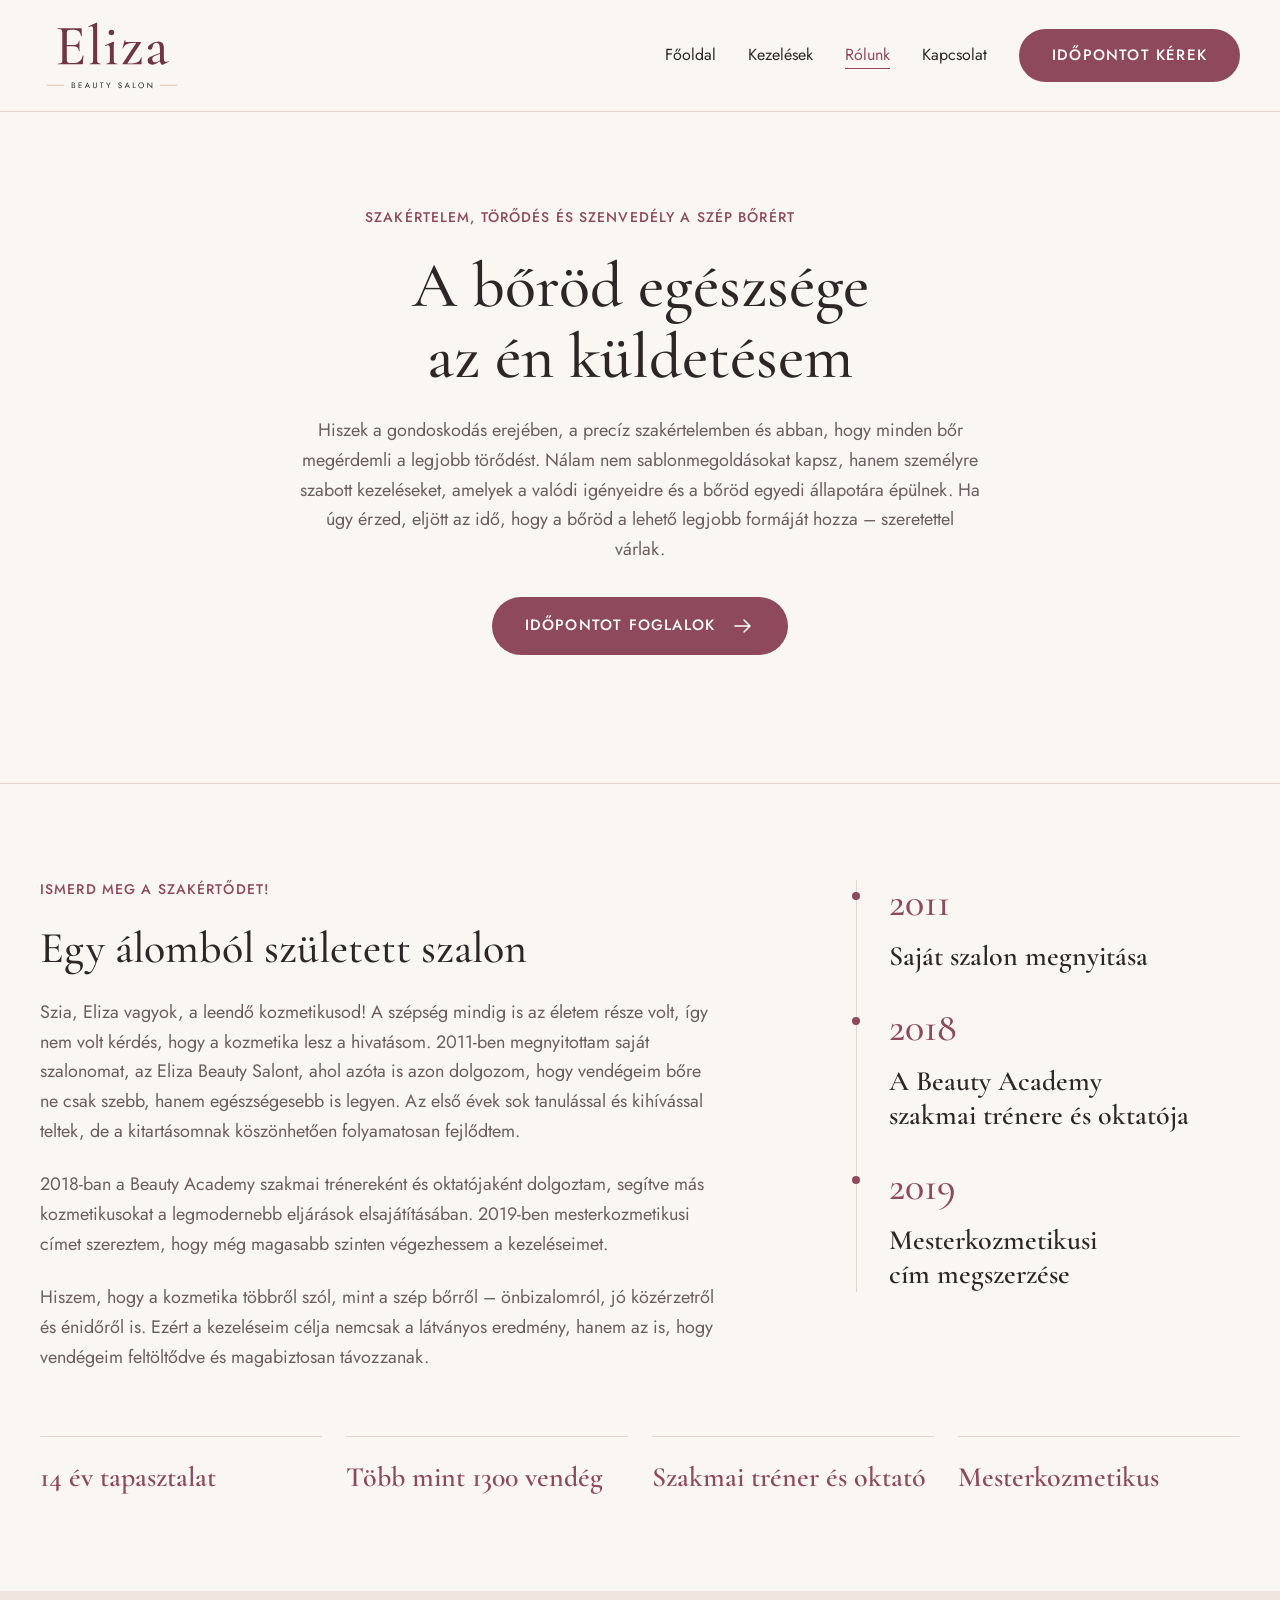
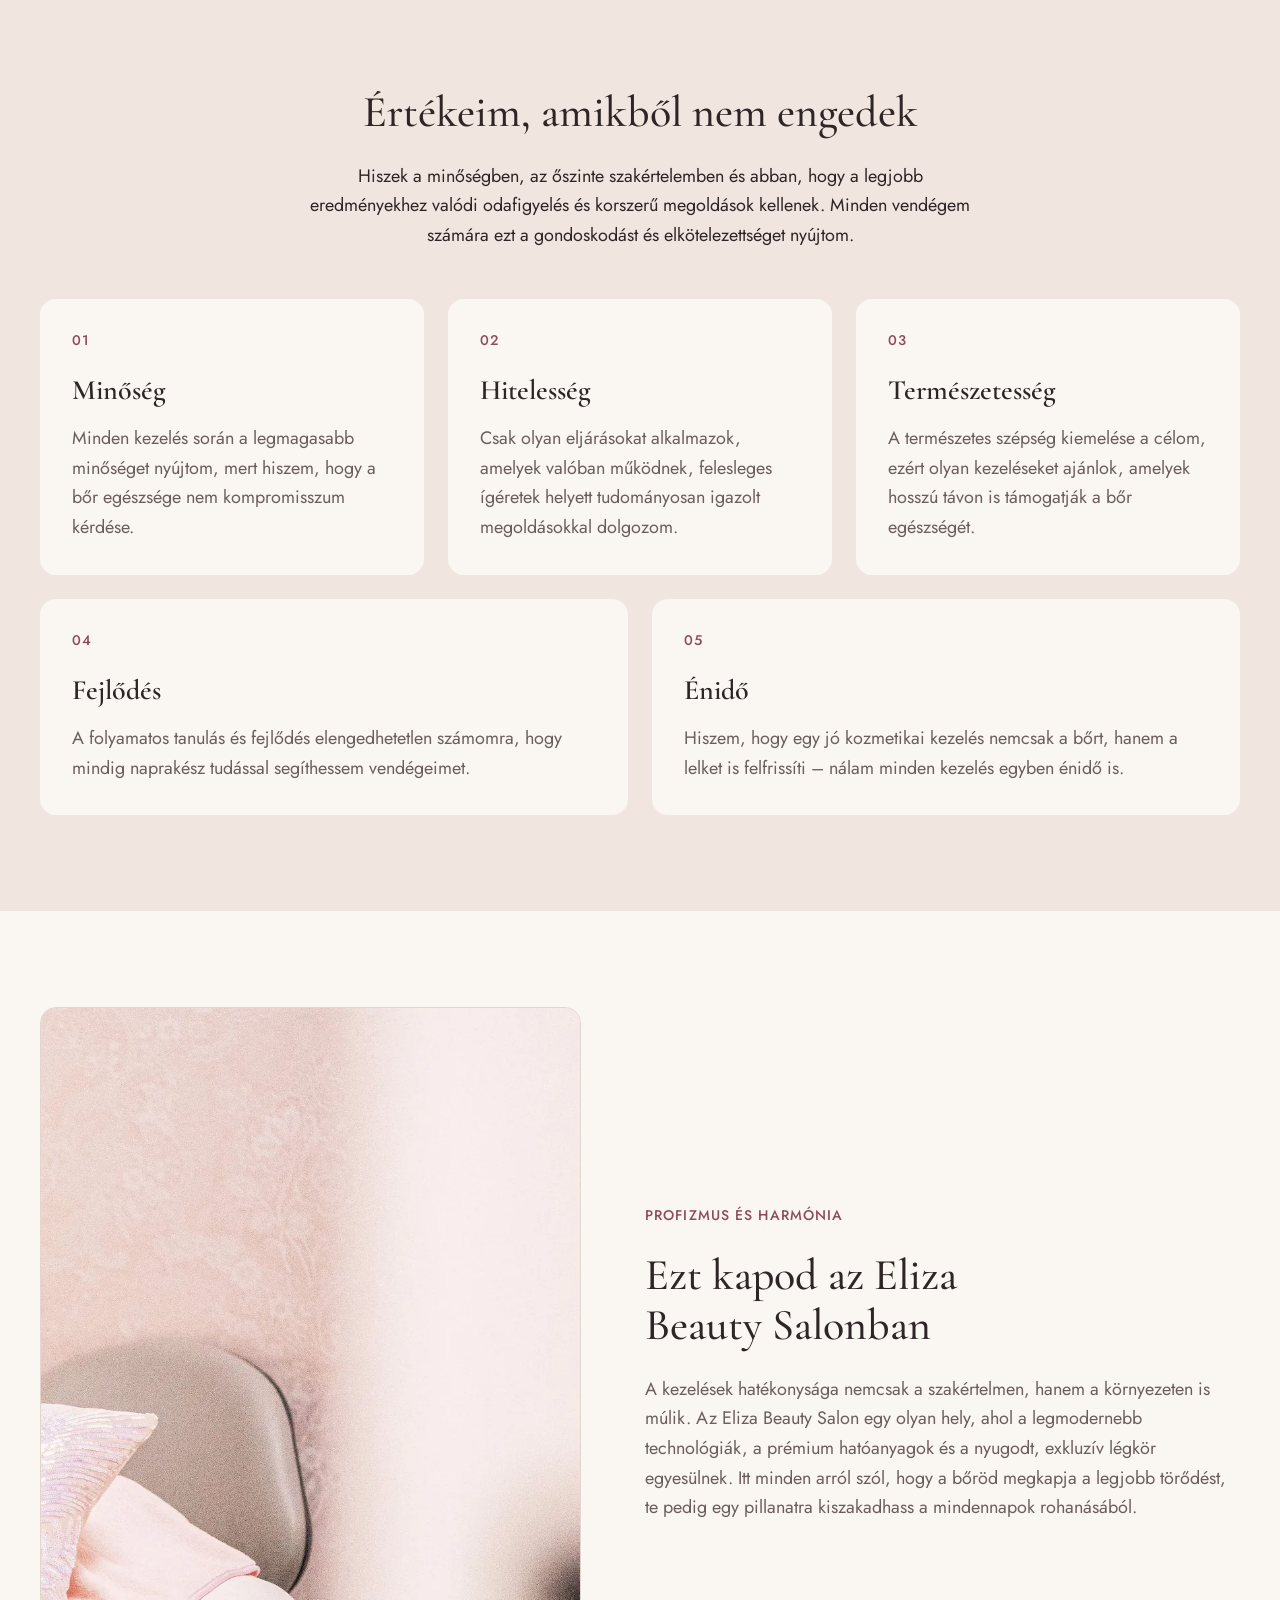
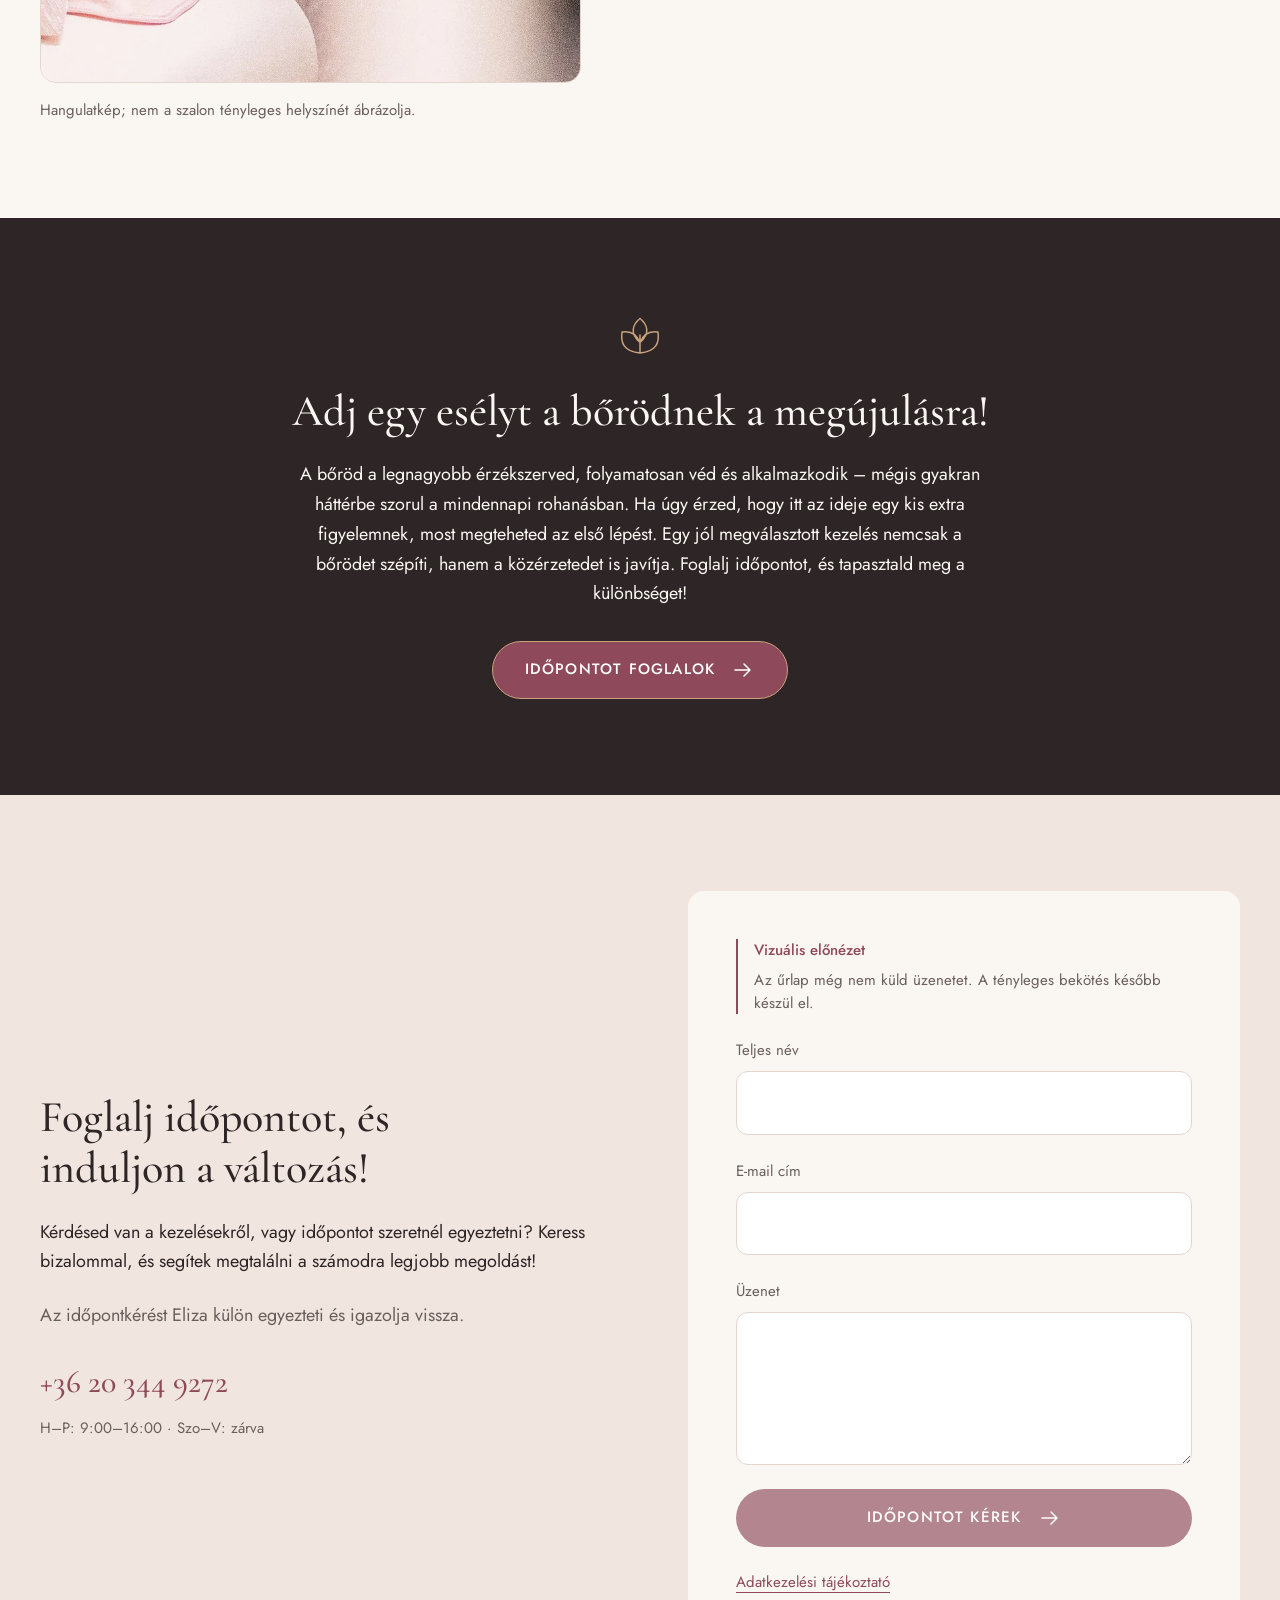
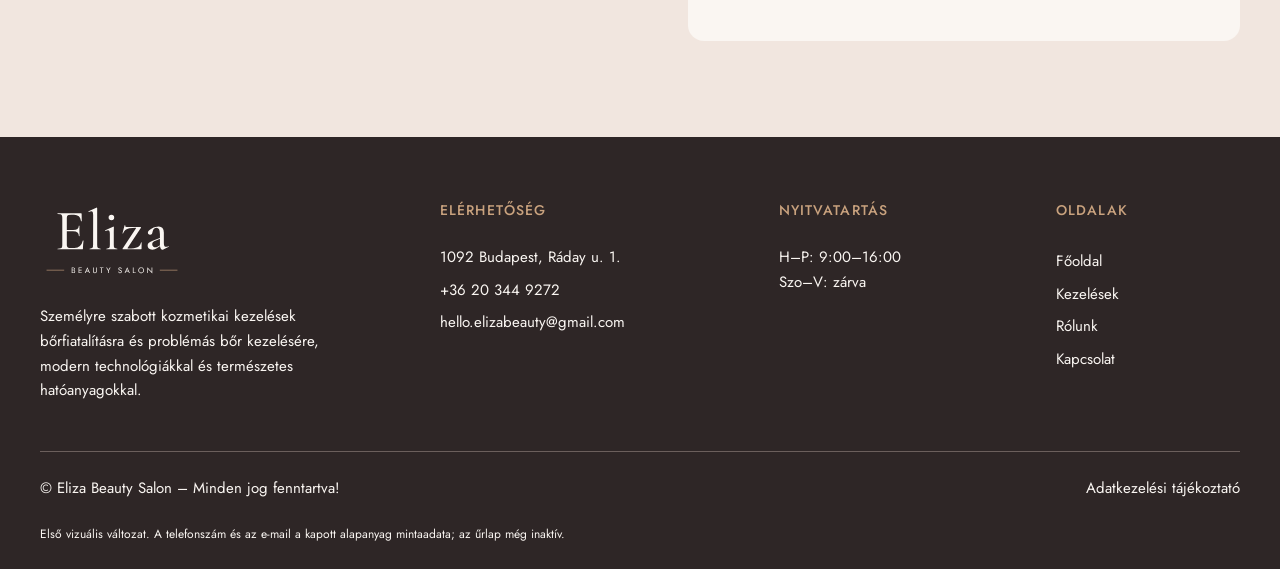
<file: rolunk/index.html>
<!doctype html>
<html lang="hu">
<head>
  <meta charset="utf-8">
  <meta name="viewport" content="width=device-width, initial-scale=1">
  <meta name="description" content="Ismerd meg Sipos Eliza mesterkozmetikus történetét, szakmai hátterét és a személyre szabott törődésre épülő Eliza Beauty Salon értékeit.">
  <meta name="theme-color" content="#FAF6F2">
  <title>Rólunk – Sipos Eliza, Eliza Beauty Salon</title>
  <link rel="icon" href="../logo/favicon.svg" type="image/svg+xml">
  <link rel="alternate icon" href="../logo/favicon.png" type="image/png">
  <link rel="stylesheet" href="../assets/css/fonts.css">
  <link rel="stylesheet" href="../assets/css/styles.css">
  <script src="../assets/js/main.js" defer></script>
</head>
<body>
  <a class="skip-link" href="#tartalom">Ugrás a tartalomra</a>

  <svg class="icon-definitions" xmlns="http://www.w3.org/2000/svg" aria-hidden="true">
    <symbol id="icon-arrow" viewBox="0 0 24 24"><path d="M4 12h15m-6-6 6 6-6 6"/></symbol>
    <symbol id="icon-leaf" viewBox="0 0 32 32"><path d="M26 5C13 3 5 10 7 20c10 5 20-2 19-15ZM6 27 22 10M13 20v-7m0 7h7"/></symbol>
    <symbol id="icon-spark" viewBox="0 0 32 32"><path d="m16 4 3 9 9 3-9 3-3 9-3-9-9-3 9-3ZM26 3v6m-3-3h6"/></symbol>
    <symbol id="icon-heart" viewBox="0 0 32 32"><path d="M16 27 5 16C-2 7 10 0 16 9c6-9 18-2 11 7Z"/></symbol>
    <symbol id="icon-flower" viewBox="0 0 32 32"><path d="M16 26C5 25 3 19 4 12c6-1 10 2 12 7 2-5 6-8 12-7 1 7-1 13-12 14Zm0 0V14m0 5C9 13 11 7 16 3c5 4 7 10 0 16Z"/></symbol>
  </svg>

  <header class="site-header">
    <div class="container header-inner">
      <a class="brand" href="../" aria-label="Eliza Beauty Salon – Főoldal">
        <img src="../logo/logo.svg" alt="Eliza Beauty Salon" width="376" height="206">
      </a>
      <button class="menu-toggle" type="button" aria-controls="fo-navigacio" aria-expanded="false" hidden>
        <span>Menü</span><span class="menu-lines" aria-hidden="true"></span>
      </button>
      <nav class="main-nav" id="fo-navigacio" aria-label="Fő navigáció">
        <ul>
          <li><a href="../">Főoldal</a></li>
          <li><a href="../kezelesek/">Kezelések</a></li>
          <li><a href="./" aria-current="page">Rólunk</a></li>
          <li><a href="../kapcsolat/">Kapcsolat</a></li>
        </ul>
        <a class="button button-primary header-cta" href="#idopontkeres">Időpontot kérek</a>
      </nav>
    </div>
  </header>

  <main id="tartalom" tabindex="-1" class="profile-page">
    <section class="section treatments-hero profile-hero" aria-labelledby="profile-title">
      <div class="container"><div class="treatments-hero-copy">
        <p class="kicker">Szakértelem, törődés és szenvedély a szép bőrért</p>
        <h1 id="profile-title">A bőröd egészsége az én küldetésem</h1>
        <p>Hiszek a gondoskodás erejében, a precíz szakértelemben és abban, hogy minden bőr megérdemli a legjobb törődést. Nálam nem sablonmegoldásokat kapsz, hanem személyre szabott kezeléseket, amelyek a valódi igényeidre és a bőröd egyedi állapotára épülnek. Ha úgy érzed, eljött az idő, hogy a bőröd a lehető legjobb formáját hozza – szeretettel várlak.</p>
        <a class="button button-primary" href="#idopontkeres">Időpontot foglalok <svg class="icon" aria-hidden="true"><use href="#icon-arrow"/></svg></a>
      </div></div>
    </section>

    <section class="section story-section" aria-labelledby="story-title">
      <div class="container">
        <div class="story-grid">
          <div class="story-copy"><p class="kicker">Ismerd meg a szakértődet!</p><h2 id="story-title">Egy álomból született szalon</h2>
            <p>Szia, Eliza vagyok, a leendő kozmetikusod! A szépség mindig is az életem része volt, így nem volt kérdés, hogy a kozmetika lesz a hivatásom. 2011-ben megnyitottam saját szalonomat, az Eliza Beauty Salont, ahol azóta is azon dolgozom, hogy vendégeim bőre ne csak szebb, hanem egészségesebb is legyen. Az első évek sok tanulással és kihívással teltek, de a kitartásomnak köszönhetően folyamatosan fejlődtem.</p>
            <p>2018-ban a Beauty Academy szakmai trénereként és oktatójaként dolgoztam, segítve más kozmetikusokat a legmodernebb eljárások elsajátításában. 2019-ben mesterkozmetikusi címet szereztem, hogy még magasabb szinten végezhessem a kezeléseimet.</p>
            <p>Hiszem, hogy a kozmetika többről szól, mint a szép bőrről – önbizalomról, jó közérzetről és énidőről is. Ezért a kezeléseim célja nemcsak a látványos eredmény, hanem az is, hogy vendégeim feltöltődve és magabiztosan távozzanak.</p>
          </div>
          <ol class="story-timeline" aria-label="Szakmai mérföldkövek">
            <li><span class="milestone-year">2011</span><h3>Saját szalon megnyitása</h3></li>
            <li><span class="milestone-year">2018</span><h3>A Beauty Academy szakmai trénere és oktatója</h3></li>
            <li><span class="milestone-year">2019</span><h3>Mesterkozmetikusi cím megszerzése</h3></li>
          </ol>
        </div>
        <ul class="credentials-grid" aria-label="Szakmai háttér"><li>14 év tapasztalat</li><li>Több mint 1300 vendég</li><li>Szakmai tréner és oktató</li><li>Mesterkozmetikus</li></ul>
      </div>
    </section>

    <section class="section values-section" aria-labelledby="values-title">
      <div class="container">
        <div class="section-heading centered"><h2 id="values-title">Értékeim, amikből nem engedek</h2><p>Hiszek a minőségben, az őszinte szakértelemben és abban, hogy a legjobb eredményekhez valódi odafigyelés és korszerű megoldások kellenek. Minden vendégem számára ezt a gondoskodást és elkötelezettséget nyújtom.</p></div>
        <div class="values-grid">
          <article class="value-card"><span class="kicker value-number" aria-hidden="true">01</span><h3>Minőség</h3><p>Minden kezelés során a legmagasabb minőséget nyújtom, mert hiszem, hogy a bőr egészsége nem kompromisszum kérdése.</p></article>
          <article class="value-card"><span class="kicker value-number" aria-hidden="true">02</span><h3>Hitelesség</h3><p>Csak olyan eljárásokat alkalmazok, amelyek valóban működnek, felesleges ígéretek helyett tudományosan igazolt megoldásokkal dolgozom.</p></article>
          <article class="value-card"><span class="kicker value-number" aria-hidden="true">03</span><h3>Természetesség</h3><p>A természetes szépség kiemelése a célom, ezért olyan kezeléseket ajánlok, amelyek hosszú távon is támogatják a bőr egészségét.</p></article>
          <article class="value-card"><span class="kicker value-number" aria-hidden="true">04</span><h3>Fejlődés</h3><p>A folyamatos tanulás és fejlődés elengedhetetlen számomra, hogy mindig naprakész tudással segíthessem vendégeimet.</p></article>
          <article class="value-card"><span class="kicker value-number" aria-hidden="true">05</span><h3>Énidő</h3><p>Hiszem, hogy egy jó kozmetikai kezelés nemcsak a bőrt, hanem a lelket is felfrissíti – nálam minden kezelés egyben énidő is.</p></article>
        </div>
      </div>
    </section>

    <section class="section salon-section" aria-labelledby="salon-title">
      <div class="container about-grid">
        <figure class="salon-visual">
          <div class="editorial-image salon-image"><picture>
            <source type="image/webp" srcset="../assets/images/vilagos-kezeloter-hangulat-480.webp 480w, ../assets/images/vilagos-kezeloter-hangulat-800.webp 800w, ../assets/images/vilagos-kezeloter-hangulat-1200.webp 1200w" sizes="(min-width: 1264px) 541px, (min-width: 1024px) calc(47.62vw - 60.95px), (min-width: 768px) calc(45vw - 43.2px), calc(100vw - 40px)">
            <img src="../assets/images/vilagos-kezeloter-hangulat-800.webp" alt="Az Eliza Beauty Salon nyugodt hangulatát idéző világos kezelőtér." width="1200" height="1500" loading="lazy" decoding="async">
          </picture></div>
          <figcaption class="salon-caption">Hangulatkép; nem a szalon tényleges helyszínét ábrázolja.</figcaption>
        </figure>
        <div class="salon-copy"><p class="kicker">Profizmus és harmónia</p><h2 id="salon-title">Ezt kapod az Eliza Beauty Salonban</h2><p>A kezelések hatékonysága nemcsak a szakértelmen, hanem a környezeten is múlik. Az Eliza Beauty Salon egy olyan hely, ahol a legmodernebb technológiák, a prémium hatóanyagok és a nyugodt, exkluzív légkör egyesülnek. Itt minden arról szól, hogy a bőröd megkapja a legjobb törődést, te pedig egy pillanatra kiszakadhass a mindennapok rohanásából.</p></div>
      </div>
    </section>

    <section class="section callout-section" aria-labelledby="profile-callout-title">
      <div class="container callout-inner">
        <svg class="callout-flower" aria-hidden="true"><use href="#icon-flower"/></svg>
        <h2 id="profile-callout-title">Adj egy esélyt a bőrödnek a megújulásra!</h2>
        <p>A bőröd a legnagyobb érzékszerved, folyamatosan véd és alkalmazkodik – mégis gyakran háttérbe szorul a mindennapi rohanásban. Ha úgy érzed, hogy itt az ideje egy kis extra figyelemnek, most megteheted az első lépést. Egy jól megválasztott kezelés nemcsak a bőrödet szépíti, hanem a közérzetedet is javítja. Foglalj időpontot, és tapasztald meg a különbséget!</p>
        <a class="button button-primary" href="#idopontkeres">Időpontot foglalok <svg class="icon" aria-hidden="true"><use href="#icon-arrow"/></svg></a>
      </div>
    </section>

    <section class="section contact-section" id="idopontkeres" tabindex="-1" aria-labelledby="contact-title">
      <div class="container contact-grid">
        <div class="contact-copy">
          <h2 id="contact-title">Foglalj időpontot, és induljon a változás!</h2>
          <p>Kérdésed van a kezelésekről, vagy időpontot szeretnél egyeztetni? Keress bizalommal, és segítek megtalálni a számodra legjobb megoldást!</p>
          <p class="confirmation-note">Az időpontkérést Eliza külön egyezteti és igazolja vissza.</p>
          <a class="contact-phone" href="tel:+36203449272">+36 20 344 9272</a>
          <p class="small-text">H–P: 9:00–16:00 · Szo–V: zárva</p>
        </div>
        <div class="form-card">
          <p class="preview-note" id="form-preview-note"><strong>Vizuális előnézet</strong>Az űrlap még nem küld üzenetet. A tényleges bekötés később készül el.</p>
          <form aria-label="Időpontkérő űrlap – inaktív előnézet" aria-describedby="form-preview-note" data-preview-form>
            <fieldset disabled>
              <legend class="sr-only">Időpontkérés – a mezők ebben az előnézetben inaktívak</legend>
              <label for="full-name">Teljes név</label>
              <input id="full-name" type="text" autocomplete="name">
              <label for="email">E-mail cím</label>
              <input id="email" type="email" autocomplete="email">
              <label for="message">Üzenet</label>
              <textarea id="message" rows="4"></textarea>
              <button class="button button-primary" type="submit" disabled>Időpontot kérek <svg class="icon" aria-hidden="true"><use href="#icon-arrow"/></svg></button>
            </fieldset>
          </form>
          <p class="small-text privacy-note"><a href="../adatkezeles/">Adatkezelési tájékoztató</a></p>
        </div>
      </div>
    </section>
  </main>

  <footer class="site-footer">
    <div class="container footer-grid">
      <div class="footer-brand">
        <a href="../" aria-label="Eliza Beauty Salon – Főoldal"><img src="../logo/logo-feher.svg" alt="Eliza Beauty Salon" width="376" height="206" loading="lazy"></a>
        <p>Személyre szabott kozmetikai kezelések bőrfiatalításra és problémás bőr kezelésére, modern technológiákkal és természetes hatóanyagokkal.</p>
      </div>
      <div><h2 class="footer-heading">Elérhetőség</h2><address><p>1092 Budapest, Ráday u. 1.</p><p><a href="tel:+36203449272">+36 20 344 9272</a></p><p><a href="mailto:hello.elizabeauty@gmail.com">hello.elizabeauty@gmail.com</a></p></address></div>
      <div><h2 class="footer-heading">Nyitvatartás</h2><p>H–P: 9:00–16:00<br>Szo–V: zárva</p></div>
      <nav aria-label="Lábléc navigáció"><h2 class="footer-heading">Oldalak</h2><ul><li><a href="../">Főoldal</a></li><li><a href="../kezelesek/">Kezelések</a></li><li><a href="./" aria-current="page">Rólunk</a></li><li><a href="../kapcsolat/">Kapcsolat</a></li></ul></nav>
    </div>
    <div class="container footer-bottom"><p>© Eliza Beauty Salon – Minden jog fenntartva!</p><a href="../adatkezeles/">Adatkezelési tájékoztató</a></div>
    <p class="container preview-footer-note">Első vizuális változat. A telefonszám és az e-mail a kapott alapanyag mintaadata; az űrlap még inaktív.</p>
  </footer>

</body>
</html>
</file>
<file: assets/css/fonts.css>
/* Local variable fonts, SIL Open Font License 1.1. See assets/fonts/. */
@font-face {
  font-family: 'Cormorant Garamond';
  font-style: normal;
  font-weight: 500 600;
  font-display: swap;
  src: url(../fonts/cormorant-garamond-latin-ext.woff2) format('woff2');
  unicode-range: U+0100-02BA, U+02BD-02C5, U+02C7-02CC, U+02CE-02D7, U+02DD-02FF, U+0304, U+0308, U+0329, U+1D00-1DBF, U+1E00-1E9F, U+1EF2-1EFF, U+2020, U+20A0-20AB, U+20AD-20C4, U+2113, U+2C60-2C7F, U+A720-A7FF;
}

@font-face {
  font-family: 'Cormorant Garamond';
  font-style: normal;
  font-weight: 500 600;
  font-display: swap;
  src: url(../fonts/cormorant-garamond-latin.woff2) format('woff2');
  unicode-range: U+0000-00FF, U+0131, U+0152-0153, U+02BB-02BC, U+02C6, U+02DA, U+02DC, U+0304, U+0308, U+0329, U+2000-206F, U+20AC, U+2122, U+2191, U+2193, U+2212, U+2215, U+FEFF, U+FFFD;
}

@font-face {
  font-family: 'Jost';
  font-style: normal;
  font-weight: 400 500;
  font-display: swap;
  src: url(../fonts/jost-latin-ext.woff2) format('woff2');
  unicode-range: U+0100-02BA, U+02BD-02C5, U+02C7-02CC, U+02CE-02D7, U+02DD-02FF, U+0304, U+0308, U+0329, U+1D00-1DBF, U+1E00-1E9F, U+1EF2-1EFF, U+2020, U+20A0-20AB, U+20AD-20C4, U+2113, U+2C60-2C7F, U+A720-A7FF;
}

@font-face {
  font-family: 'Jost';
  font-style: normal;
  font-weight: 400 500;
  font-display: swap;
  src: url(../fonts/jost-latin.woff2) format('woff2');
  unicode-range: U+0000-00FF, U+0131, U+0152-0153, U+02BB-02BC, U+02C6, U+02DA, U+02DC, U+0304, U+0308, U+0329, U+2000-206F, U+20AC, U+2122, U+2191, U+2193, U+2212, U+2215, U+FEFF, U+FFFD;
}
</file>
<file: assets/css/styles.css>
:root {
  color-scheme: light;
  --rose: #8e4a5a;
  --rose-dark: #6e3644;
  --sand: #c9a27e;
  --cream: #faf6f2;
  --powder: #f1e6df;
  --cocoa: #2e2626;
  --muted: #6b5f5c;
  --line: #e3d6cf;
  --white: #fff;
  --font-body: "Jost", Arial, sans-serif;
  --font-heading: "Cormorant Garamond", Georgia, serif;
  --space-1: 8px;
  --space-2: 16px;
  --space-3: 24px;
  --space-4: 32px;
  --space-6: 48px;
  --space-8: 64px;
  --space-12: 96px;
  --space-16: 128px;
  --section-space: var(--space-8);
  --header-offset: 112px;
}

*, *::before, *::after { box-sizing: border-box; }
html { scroll-behavior: smooth; scroll-padding-top: var(--header-offset); }
body { margin: 0; background: var(--cream); color: var(--cocoa); font: 400 16px/1.65 var(--font-body); }
img, svg { display: block; max-width: 100%; }
img { height: auto; }
a { color: var(--rose); text-underline-offset: 5px; }
a:hover { color: var(--rose-dark); }
button, input, textarea { font: inherit; }
button { cursor: pointer; }
button:disabled { cursor: not-allowed; }
button, a { -webkit-tap-highlight-color: transparent; }
:focus-visible { outline: 3px solid var(--rose-dark); outline-offset: 5px; }
main:focus { outline: none; }
h1, h2, h3, p, figure, blockquote, dl { margin: 0; }
h1, h2, h3 { font-family: var(--font-heading); font-weight: 500; text-wrap: balance; }
h1 { font-size: 40px; line-height: 1.1; }
h2 { font-size: 32px; line-height: 1.15; }
h3 { font-size: 24px; line-height: 1.2; font-weight: 600; }
p { max-width: 680px; }
p + p { margin-top: var(--space-3); }
ul, ol { margin: 0; padding: 0; }
address { font-style: normal; }
[hidden] { display: none !important; }
.sr-only, .icon-definitions { position: absolute; width: 1px; height: 1px; padding: 0; overflow: hidden; clip-path: inset(50%); white-space: nowrap; border: 0; }
.container { width: min(1200px, calc(100% - 40px)); margin-inline: auto; }
.section { padding-block: var(--section-space); }
.section-heading { max-width: 680px; margin-bottom: var(--space-6); }
.section-heading h2 + p { margin-top: var(--space-3); }
.centered { text-align: center; margin-inline: auto; }
.kicker { color: var(--rose); font-size: 13px; font-weight: 500; line-height: 1.4; letter-spacing: .08em; text-transform: uppercase; }
.kicker + h1, .kicker + h2 { margin-top: var(--space-3); }
.small-text { font-size: 14px; line-height: 1.5; }
.skip-link { position: fixed; top: 8px; left: 20px; z-index: 20; padding: 16px 24px; background: var(--cocoa); color: var(--cream); border-radius: 8px; transform: translateY(-180%); }
.skip-link:focus { transform: translateY(0); color: var(--cream); }
.button { display: inline-flex; justify-content: center; align-items: center; gap: var(--space-2); min-height: 48px; padding: 16px 32px; border: 1px solid transparent; border-radius: 999px; font-size: 15px; line-height: 1.3; font-weight: 500; letter-spacing: .08em; text-transform: uppercase; text-decoration: none; text-align: center; transition: background-color .2s, color .2s, border-color .2s; }
.button-primary { background: var(--rose); color: var(--white); }
.button-primary:hover { background: var(--rose-dark); color: var(--white); }
.button-secondary { color: var(--rose); border-color: var(--rose); background: transparent; }
.button-secondary:hover { background: var(--powder); color: var(--rose-dark); border-color: var(--rose-dark); }
.button:disabled { background: var(--rose); color: var(--white); opacity: .65; }
.button-group { display: flex; flex-wrap: wrap; gap: var(--space-2); margin-top: var(--space-4); }
.icon { width: 24px; height: 24px; flex-shrink: 0; fill: none; stroke: currentColor; stroke-width: 1.5; stroke-linecap: round; stroke-linejoin: round; }

/* Shared header: without JavaScript the navigation stays visible. */
.site-header { background: var(--cream); border-bottom: 1px solid var(--line); position: relative; z-index: 10; }
.header-inner { display: flex; flex-wrap: wrap; justify-content: space-between; align-items: center; gap: var(--space-2); padding-block: var(--space-2); }
.brand { display: block; flex-shrink: 0; }
.brand img { width: 120px; }
.main-nav { width: 100%; padding-block: var(--space-2); }
.main-nav ul { display: flex; flex-wrap: wrap; list-style: none; gap: 8px 24px; }
.main-nav li a { display: block; padding-block: 12px; color: var(--cocoa); font-size: 16px; text-decoration: none; }
.main-nav a[aria-current="page"] { color: var(--rose); text-decoration: underline; text-decoration-thickness: 1px; text-underline-offset: 8px; }
.main-nav li a:hover { color: var(--rose); }
.header-cta { margin-top: var(--space-2); }
.menu-toggle { display: inline-flex; align-items: center; gap: 16px; min-height: 48px; background: transparent; border: 1px solid var(--line); border-radius: 999px; color: var(--cocoa); padding: 8px 16px; font-size: 15px; }
.menu-lines { width: 20px; height: 12px; border-block: 1px solid currentColor; position: relative; }
.menu-lines::after { content: ""; position: absolute; top: 5px; left: 0; width: 20px; border-top: 1px solid currentColor; }
.menu-toggle[aria-expanded="true"] .menu-lines { border: 0; }
.menu-toggle[aria-expanded="true"] .menu-lines::before, .menu-toggle[aria-expanded="true"] .menu-lines::after { content: ""; position: absolute; top: 5px; left: 0; width: 20px; border-top: 1px solid currentColor; transform: rotate(45deg); }
.menu-toggle[aria-expanded="true"] .menu-lines::after { transform: rotate(-45deg); }
.nav-ready .main-nav { display: none; }
.nav-ready .main-nav.is-open { display: block; }

@media (max-width: 1023px) {
  .main-nav ul { display: grid; grid-template-columns: minmax(0, 1fr); gap: 0; }
  .main-nav li a { min-height: 48px; border-bottom: 1px solid var(--line); }
  .header-cta { width: 100%; margin-top: var(--space-3); }
}

/* Home page. Shared components remain available for the later pages. */
.hero { padding-block: var(--space-6) var(--space-8); }
.hero-grid, .about-grid, .contact-grid { display: grid; gap: var(--space-6); align-items: center; }
.hero-copy h1 { max-width: 540px; }
.hero-copy > p:not(.kicker) { margin-top: var(--space-3); color: var(--muted); }
.hero-copy .kicker { display: flex; align-items: center; gap: 16px; }
.kicker-line { width: 32px; height: 1px; background: var(--rose); flex-shrink: 0; }
.editorial-image { aspect-ratio: 4 / 5; position: relative; overflow: hidden; border-radius: 16px; background: var(--powder); border: 1px solid var(--line); }
.editorial-image picture { display: block; width: 100%; height: 100%; }
.editorial-image img { width: 100%; height: 100%; object-fit: cover; object-position: center; }
.benefits-section { border-top: 1px solid var(--line); }
.benefits-grid { display: grid; gap: var(--space-4); }
.benefit { border-top: 1px solid var(--line); padding-top: var(--space-4); }
.feature-icon { width: 40px; height: 40px; margin-bottom: var(--space-3); fill: none; stroke: var(--rose); stroke-width: 1.2; stroke-linecap: round; stroke-linejoin: round; }
.benefit p { margin-top: var(--space-2); color: var(--muted); }
.testimonials-section { background: var(--powder); }
.testimonials-grid { display: grid; gap: var(--space-3); }
.testimonial { background: var(--cream); border-radius: 16px; padding: var(--space-4); display: flex; flex-direction: column; }
.quote-mark { font: 500 80px/.8 var(--font-heading); color: var(--rose); height: 48px; }
.testimonial blockquote { flex-grow: 1; }
.testimonial figcaption { display: flex; align-items: center; gap: 16px; margin-top: var(--space-4); color: var(--rose); font-weight: 500; }
.author-line { height: 1px; width: 32px; background: var(--rose); }
.about-image { background: var(--powder); }
.about-copy > p { margin-top: var(--space-3); color: var(--muted); }
.stats { display: grid; grid-template-columns: repeat(3, minmax(0, 1fr)); gap: 16px; margin-block: var(--space-4); padding-block: var(--space-3); border-block: 1px solid var(--line); }
.stats div { display: flex; flex-direction: column; gap: 8px; }
.stats dd { order: -1; margin: 0; font: 500 36px/1 var(--font-heading); color: var(--rose); }
.stats dt { color: var(--muted); font-size: 14px; line-height: 1.5; }
.process-section { background: var(--powder); }
.process-grid { list-style: none; display: grid; gap: var(--space-4); }
.step-number { display: block; color: var(--rose); font: 500 44px/1 var(--font-heading); margin-bottom: var(--space-3); }
.process-grid li { border-top: 1px solid var(--rose); padding-top: var(--space-3); }
.process-grid p { margin-top: var(--space-2); color: var(--muted); }
.callout-section { background: var(--cocoa); color: var(--cream); }
.callout-inner { max-width: 800px; text-align: center; }
.callout-flower { width: 48px; height: 48px; fill: none; stroke: var(--sand); stroke-width: 1; stroke-linecap: round; stroke-linejoin: round; margin: 0 auto var(--space-3); }
.callout-inner p { margin: var(--space-3) auto var(--space-4); }
.callout-section .button-primary { border-color: var(--sand); }
.callout-section :focus-visible { outline-color: var(--cream); }
.faq-grid { display: grid; gap: var(--space-4); }
.faq-list { border-top: 1px solid var(--line); }
.faq-list details { border-bottom: 1px solid var(--line); }
.faq-list summary { display: flex; align-items: center; justify-content: space-between; gap: 24px; padding-block: var(--space-3); list-style: none; cursor: pointer; font-weight: 500; }
.faq-list summary::-webkit-details-marker { display: none; }
.faq-list summary::after { content: "+"; font-size: 28px; font-weight: 400; line-height: 1; flex-shrink: 0; color: var(--rose); }
.faq-list details[open] summary::after { content: "−"; }
.faq-answer { padding-bottom: var(--space-3); padding-right: var(--space-4); color: var(--muted); }
.contact-section { background: var(--powder); }
.contact-copy > p { margin-top: var(--space-3); }
.confirmation-note { color: var(--muted); }
.contact-phone { display: inline-block; font: 500 32px/1.2 var(--font-heading); text-decoration: none; margin-top: var(--space-4); }
.contact-copy .small-text { margin-top: var(--space-2); color: var(--muted); }
.form-card { background: var(--cream); border-radius: 16px; padding: var(--space-3); }
.preview-note { border-left: 2px solid var(--rose); padding-left: var(--space-2); color: var(--muted); font-size: 14px; line-height: 1.5; margin-bottom: var(--space-3); }
.preview-note strong { display: block; color: var(--rose); font-weight: 500; margin-bottom: 8px; }
fieldset { min-width: 0; border: 0; margin: 0; padding: 0; }
label { display: block; color: var(--muted); font-size: 14px; margin-bottom: 8px; }
input, textarea { display: block; width: 100%; border: 1px solid var(--line); border-radius: 12px; padding: 16px; background: var(--white); color: var(--cocoa); margin-bottom: var(--space-3); }
input:focus, textarea:focus { border-color: var(--rose); }
input:disabled, textarea:disabled { opacity: 1; cursor: not-allowed; }
textarea { resize: vertical; min-height: 128px; }
.form-card .button { width: 100%; }
.privacy-note { margin-top: var(--space-3); color: var(--muted); }

/* Shared footer. */
.site-footer { background: var(--cocoa); color: var(--cream); padding-top: var(--space-8); }
.footer-grid { display: grid; gap: var(--space-4); }
.footer-brand img { width: 144px; margin-bottom: var(--space-3); }
.footer-brand p { max-width: 320px; }
.site-footer p, .site-footer a { font-size: 14px; }
.site-footer a { color: var(--cream); text-decoration: none; }
.site-footer a:hover { text-decoration: underline; }
.site-footer :focus-visible { outline-color: var(--cream); }
.footer-heading { font: 500 14px/1.4 var(--font-body); letter-spacing: .08em; text-transform: uppercase; margin-bottom: var(--space-3); color: var(--sand); }
.site-footer ul { list-style: none; }
.site-footer li a { display: inline-block; padding-block: 4px; }
.site-footer address p + p { margin-top: 8px; }
.footer-bottom { display: flex; flex-direction: column; gap: 16px; border-top: 1px solid var(--muted); margin-top: var(--space-6); padding-top: var(--space-3); }
.site-footer .preview-footer-note { max-width: 1200px; padding-block: var(--space-3); font-size: 12px; }

@media (min-width: 768px) {
  body { font-size: 18px; }
  .kicker { font-size: 14px; }
  .container { width: min(1200px, calc(100% - 64px)); }
  h1 { font-size: 52px; }
  h2 { font-size: 38px; }
  h3 { font-size: 26px; }
  .hero-grid { grid-template-columns: 1.1fr 1fr; gap: 32px; }
  .hero-image { width: 100%; }
  .hero-copy .button-group { flex-direction: column; align-items: flex-start; }
  .benefits-grid, .testimonials-grid, .process-grid { grid-template-columns: repeat(2, minmax(0, 1fr)); }
  /* Independent card grids reserve two heading lines without subgrid. */
  .benefits-grid > .benefit { display: grid; grid-template-rows: auto auto 1fr; row-gap: 0; min-width: 0; }
  .benefits-grid > .benefit > h3 { min-height: 2.4em; margin: 0; }
  .benefits-grid > .benefit > p { margin: var(--space-2) 0 0; }
  .about-grid { grid-template-columns: .9fr 1.1fr; gap: 32px; }
  .about-image { align-self: start; }
  .contact-grid { grid-template-columns: 1fr 1fr; gap: 32px; }
  .form-card { padding: 32px; }
  .footer-grid { grid-template-columns: 1.3fr 1fr; gap: 48px; }
  .footer-bottom { flex-direction: row; justify-content: space-between; align-items: center; }
  .small-text, .stats dt, label, .preview-note, .site-footer p, .site-footer a { font-size: 15px; }
}

@media (min-width: 1024px) {
  :root { --section-space: var(--space-12); --header-offset: 128px; }
  h1 { font-size: 64px; }
  h2 { font-size: 44px; }
  h3 { font-size: 28px; }
  .header-inner { flex-wrap: nowrap; }
  .brand img { width: 144px; }
  .menu-toggle { display: none; }
  .main-nav, .nav-ready .main-nav, .nav-ready .main-nav.is-open { display: flex; align-items: center; justify-content: flex-end; gap: 32px; width: auto; padding: 0; }
  .main-nav ul { gap: 32px; }
  .header-cta { margin-top: 0; }
  .hero { padding-block: 64px 96px; }
  .hero-grid { grid-template-columns: 1.1fr 1fr; gap: 64px; }
  .hero-image { max-height: 640px; }
  .hero-copy .button-group { flex-direction: row; }
  .benefits-grid { grid-template-columns: repeat(4, minmax(0, 1fr)); gap: 32px; }
  .benefit p, .process-grid p { font-size: 16px; }
  .testimonial { padding: 48px; }
  .about-grid { grid-template-columns: 1fr 1.1fr; gap: 64px; }
  .about-image { align-self: center; }
  .stats { margin-block: 32px; }
  .stats dd { font-size: 44px; }
  .process-grid { grid-template-columns: repeat(4, minmax(0, 1fr)); }
  .faq-grid { grid-template-columns: .8fr 1.2fr; gap: 96px; }
  .contact-grid { grid-template-columns: 1fr 1fr; gap: 96px; }
  .form-card { padding: 48px; }
  .footer-grid { grid-template-columns: 1.5fr 1.25fr 1fr .75fr; gap: 32px; }
}

/* Treatments page: shared home-page components above stay unchanged. */
.treatments-hero { border-bottom: 1px solid var(--line); }
.treatments-hero-copy { max-width: 800px; margin-inline: auto; text-align: center; }
.treatments-hero-copy > p:not(.kicker) { margin: var(--space-3) auto var(--space-4); color: var(--muted); }
.problems-section { background: var(--powder); }
.problems-grid { display: grid; gap: var(--space-3); }
.problem-card { padding: var(--space-4); border-radius: 16px; background: var(--cream); }
.problem-card p { margin-top: var(--space-2); color: var(--muted); }
.treatment-group { display: grid; gap: var(--space-3); padding-block: var(--space-6); border-top: 1px solid var(--line); }
.treatment-group:first-child { padding-top: 0; border-top: 0; }
.treatment-group:last-child { padding-bottom: 0; }
.treatment-index { display: block; margin-bottom: var(--space-2); color: var(--rose); font: 500 28px/1 var(--font-heading); }
.treatment-group-copy > p { color: var(--muted); }
.treatment-list, .package-features { list-style: none; }
.treatment-list { margin-top: var(--space-3); }
.treatment-list li { border-top: 1px solid var(--line); padding-block: var(--space-2); }
.treatment-list li:last-child { padding-bottom: 0; }
.results-section { background: var(--powder); }
.results-grid { display: grid; gap: var(--space-3) var(--space-6); list-style: none; max-width: 960px; margin-inline: auto; }
.results-grid li { position: relative; padding: var(--space-2) 0 var(--space-2) var(--space-3); border-bottom: 1px solid var(--line); }
.results-grid li::before { content: ""; position: absolute; top: 28px; left: 0; width: 8px; height: 8px; border: 1px solid var(--rose); border-radius: 50%; }
.guarantee-section .callout-inner p { margin-bottom: 0; }
.packages-grid { display: grid; gap: var(--space-3); }
.package-card { display: grid; gap: var(--space-3); min-width: 0; width: 100%; max-width: 680px; margin-inline: auto; padding: var(--space-4); border: 1px solid var(--line); border-radius: 16px; background: var(--powder); }
.package-card > p { margin: 0; }
.package-price { color: var(--rose); font: 500 40px/1.1 var(--font-heading); white-space: nowrap; }
.package-description { color: var(--muted); }
.package-features li { border-top: 1px solid var(--line); padding-block: var(--space-2); }
.package-features li:last-child { padding-bottom: 0; }
.package-card > .button { align-self: end; width: 100%; }

@media (min-width: 768px) {
  .problems-grid, .results-grid { grid-template-columns: repeat(2, minmax(0, 1fr)); }
  .treatment-group { grid-template-columns: .85fr 1.15fr; gap: var(--space-6); }
}

@media (min-width: 1024px) {
  .treatments-hero { padding-block: var(--space-12) var(--space-16); }
  .problem-card { padding: var(--space-6); }
  .treatment-group { gap: var(--space-8); padding-block: var(--space-8); }
  .packages-grid { grid-template-columns: repeat(3, minmax(0, 1fr)); grid-template-rows: auto auto auto 1fr auto; }
  .package-card { grid-row: span 5; grid-template-rows: subgrid; }
  .package-price { font-size: 44px; }
}

/* About page. */
.story-grid { display: grid; gap: var(--space-6); }
.story-copy { max-width: 680px; }
.story-copy > h2 { margin-bottom: var(--space-3); }
.story-copy > p:not(.kicker) { color: var(--muted); }
.story-timeline { list-style: none; border-left: 1px solid var(--line); padding-left: var(--space-4); }
.story-timeline li { position: relative; padding-bottom: var(--space-4); }
.story-timeline li:last-child { padding-bottom: 0; }
.story-timeline li::before { content: ""; position: absolute; left: -37px; top: 12px; width: 8px; height: 8px; border-radius: 50%; background: var(--rose); }
.milestone-year { display: block; margin-bottom: var(--space-2); color: var(--rose); font: 500 40px/1.1 var(--font-heading); }
.credentials-grid { display: grid; gap: var(--space-3); margin-top: var(--space-8); list-style: none; }
.credentials-grid li { padding-top: var(--space-3); border-top: 1px solid var(--line); color: var(--rose); font: 600 24px/1.2 var(--font-heading); }
.values-section { background: var(--powder); }
.values-grid { display: grid; gap: var(--space-3); }
.value-card { min-width: 0; padding: var(--space-4); border-radius: 16px; background: var(--cream); }
.value-number { display: block; margin-bottom: var(--space-3); }
.value-card p { margin-top: var(--space-2); color: var(--muted); }
.salon-caption { margin-top: var(--space-2); font-size: 14px; line-height: 1.5; color: var(--muted); }
.salon-copy > h2 { margin-bottom: var(--space-3); }
.salon-copy > p:not(.kicker) { color: var(--muted); }

@media (min-width: 768px) {
  .credentials-grid, .values-grid { grid-template-columns: repeat(2, minmax(0, 1fr)); }
  .value-card:last-child { grid-column: 1 / -1; width: calc((100% - 24px) / 2); justify-self: center; }
  .salon-caption { font-size: 15px; }
}

@media (min-width: 1024px) {
  .story-grid { grid-template-columns: 1.5fr .8fr; gap: var(--space-12); align-items: start; }
  .credentials-grid { grid-template-columns: repeat(4, minmax(0, 1fr)); }
  .credentials-grid li { font-size: 28px; }
  .values-grid { grid-template-columns: repeat(6, minmax(0, 1fr)); }
  .value-card { grid-column: span 2; }
  .value-card:nth-child(4), .value-card:last-child { grid-column: span 3; width: auto; justify-self: stretch; }
}

/* Contact page: one form, contact details precede it on small screens. */
.contact-page-grid { display: grid; gap: var(--space-6); grid-template-areas: "intro" "details" "form"; }
.contact-page-intro { grid-area: intro; min-width: 0; }
.contact-page-intro > p { margin-top: var(--space-3); color: var(--muted); }
.contact-page-details { grid-area: details; min-width: 0; padding: var(--space-4); background: var(--powder); border-radius: 16px; }
.contact-page-details h2 { margin-bottom: var(--space-4); }
.contact-page-details address p + p { margin-top: var(--space-3); }
.contact-detail-label { display: block; margin-bottom: 8px; color: var(--muted); font-size: 14px; }
.contact-page-details a { overflow-wrap: anywhere; text-underline-offset: 4px; }
.contact-page-phone { font: 500 28px/1.2 var(--font-heading); text-decoration: none; }
.contact-page-hours { margin-top: var(--space-4); padding-top: var(--space-3); border-top: 1px solid var(--line); }
.contact-page-hours h3 { margin-bottom: var(--space-2); }
.contact-page-form { grid-area: form; min-width: 0; background: var(--powder); }
@media (min-width: 1024px) {
  .contact-page-grid { grid-template-columns: minmax(0, 1.2fr) minmax(0, .8fr); grid-template-areas: "intro details" "form details"; column-gap: var(--space-8); row-gap: var(--space-4); align-items: start; }
  .contact-page-details { padding: var(--space-6); }
  .contact-page-phone { font-size: 36px; }
  .contact-detail-label { font-size: 15px; }
}

.contact-page-form .consent-field { display: grid; grid-template-columns: 20px minmax(0, 1fr); gap: 12px; align-items: start; margin-bottom: var(--space-3); }
.contact-page-form .consent-field input { width: 20px; height: 20px; padding: 0; margin: 3px 0 0; accent-color: var(--rose); }
.contact-page-form .consent-field label { margin: 0; line-height: 1.5; }

/* Privacy notice: readable prose, local typography, shared navigation. */
.privacy-content { max-width: 800px; }
.privacy-heading { margin-bottom: var(--space-4); }
.privacy-heading > .small-text { margin-top: var(--space-3); color: var(--muted); }
.privacy-project-note { padding: var(--space-3); border-left: 3px solid var(--rose); border-radius: 0 16px 16px 0; background: var(--powder); margin-bottom: var(--space-4); }
.privacy-content p { max-width: 680px; }
.privacy-content a { overflow-wrap: anywhere; text-underline-offset: 4px; }
.privacy-contents ul, .privacy-content section > ul { padding-left: var(--space-3); }
.privacy-content li + li { margin-top: 8px; }
.privacy-content section { margin-top: var(--space-6); padding-top: var(--space-4); border-top: 1px solid var(--line); }
.privacy-content section > h2 { margin-bottom: var(--space-3); }
.privacy-content section > h3 { margin-top: var(--space-4); margin-bottom: var(--space-2); }
.privacy-content section > p + ul, .privacy-content section > ul + p, .privacy-content address + p { margin-top: var(--space-3); }
.privacy-content address { margin-top: var(--space-3); }
.privacy-data { margin: 0 0 var(--space-3); }
.privacy-data > div { padding-block: var(--space-2); border-bottom: 1px solid var(--line); }
.privacy-data dt { color: var(--muted); }
.privacy-data dd { margin: 4px 0 0; overflow-wrap: anywhere; }
@media (min-width: 768px) {
  .privacy-data > div { display: grid; grid-template-columns: 120px minmax(0, 1fr); gap: var(--space-3); }
  .privacy-data dd { margin: 0; }
}

@media (prefers-reduced-motion: reduce) {
  html { scroll-behavior: auto; }
  *, *::before, *::after { transition: none !important; }
}
</file>
